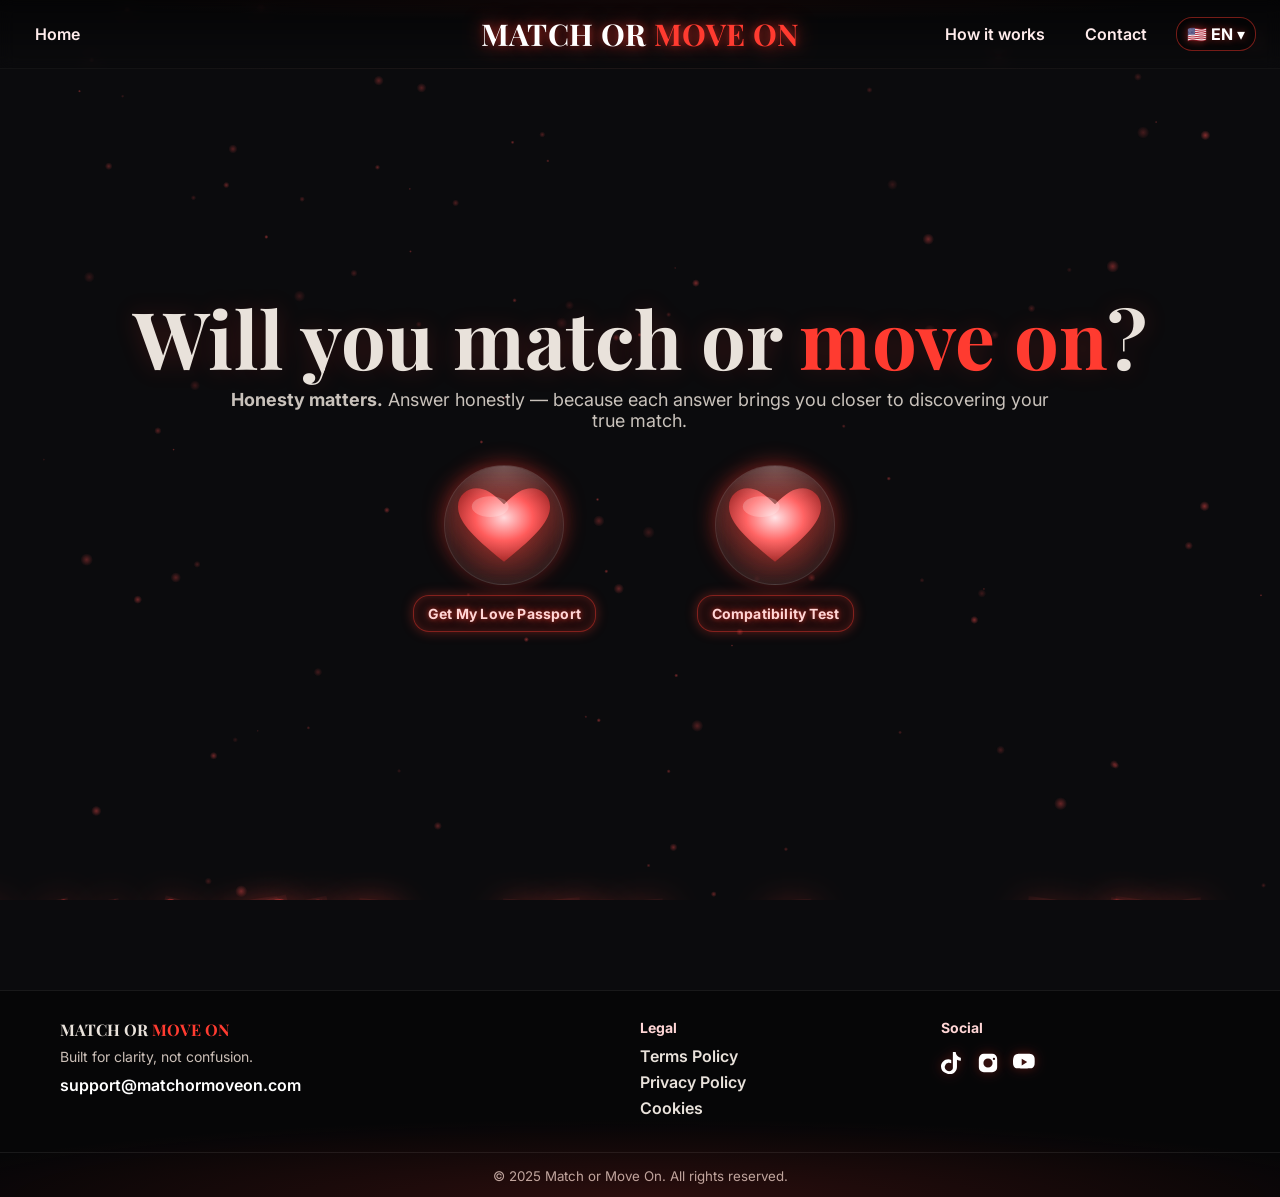
<file: index.html>
<!DOCTYPE html>
<html lang="en">
<head>
  <meta charset="UTF-8"/>
  <meta name="viewport" content="width=device-width, initial-scale=1.0"/>
  <title>Will you match or move on?</title>

  <link rel="preconnect" href="https://fonts.gstatic.com" crossorigin>
  <link href="https://fonts.googleapis.com/css2?family=Inter:wght@400;600&family=Playfair+Display:wght@700&display=swap" rel="stylesheet">

  <!-- ✅ CSS séparé -->
  <link rel="stylesheet" href="css/index.css">
</head>

<body>

  <!-- background sparkles -->
  <canvas id="sparks"></canvas>

  <!-- floating hearts layer -->
  <div class="bg-float" id="hearts"></div>

  <!-- NAV -->
  <nav class="nav">
    <div class="nav-left"><a href="index.html">Home</a></div>

    <div class="logo-neon">MATCH OR <span class="accent">MOVE ON</span></div>

    <div class="nav-right">
      <a href="how-it-works.html">How it works</a>
      <a href="contact.html">Contact</a>

      <div class="lang">
        <div class="lang-current">🇺🇸 EN ▾</div>
        <div class="lang-menu">
          <a href="index-fr.html">🇫🇷 FR</a>
          <a href="index-pt.html">🇵🇹 PT</a>
          <a href="index-es.html">🇪🇸 ES</a>
        </div>
      </div>
    </div>
  </nav>

  <main class="wrap">
    <section class="hero">
      <h2 class="title">Will you match or <span class="moveon">move on</span>?</h2>

      <p class="lead cta-sub">
        <strong>Honesty matters.</strong> Answer honestly — because each answer brings you closer to discovering your true match.
      </p>

      <!-- ✅ 2 boutons seulement -->
      <div class="glass-grid two">
        <a href="love-passport.html" class="glass-btn" aria-label="Get My Love Passport">
          <div class="heart-wrap" aria-hidden="true">
            <svg viewBox="0 0 40 36" xmlns="http://www.w3.org/2000/svg">
              <defs>
                <radialGradient id="g1" cx="50%" cy="40%" r="70%">
                  <stop offset="0%" stop-color="#ffd9dc"/>
                  <stop offset="45%" stop-color="#ff5a5a"/>
                  <stop offset="100%" stop-color="#7c1414"/>
                </radialGradient>
              </defs>
              <g>
                <path d="M20 34 C5 22,0 16,0 10 C0 5,4 2,8 2 C12 2,15 4,20 9 C25 4,28 2,32 2 C36 2,40 5,40 10 C40 16,35 22,20 34Z" fill="url(#g1)"/>
                <ellipse cx="14" cy="10" rx="8" ry="4.5" fill="white" opacity=".22"/>
              </g>
            </svg>
          </div>
        </a>

        <a href="compatibility.html" class="glass-btn" aria-label="Compatibility Test">
          <div class="heart-wrap" aria-hidden="true">
            <svg viewBox="0 0 40 36" xmlns="http://www.w3.org/2000/svg">
              <defs>
                <radialGradient id="g2" cx="50%" cy="40%" r="70%">
                  <stop offset="0%" stop-color="#ffe3e6"/>
                  <stop offset="45%" stop-color="#ff6363"/>
                  <stop offset="100%" stop-color="#7c1414"/>
                </radialGradient>
              </defs>
              <g>
                <path d="M20 34 C5 22,0 16,0 10 C0 5,4 2,8 2 C12 2,15 4,20 9 C25 4,28 2,32 2 C36 2,40 5,40 10 C40 16,35 22,20 34Z" fill="url(#g2)"/>
                <ellipse cx="14" cy="10" rx="8" ry="4.5" fill="white" opacity=".22"/>
              </g>
            </svg>
          </div>
        </a>
      </div>

      <!-- ✅ 2 labels seulement -->
      <div class="labels two" aria-hidden="true">
        <div class="neon">Get My Love Passport</div>
        <div class="neon">Compatibility Test</div>
      </div>
    </section>
  </main>

  <!-- FOOTER -->
  <footer class="site-footer" id="footer">
    <div class="f-wrap">
      <div class="f-col brand">
        <div class="brand-title">MATCH OR <span>MOVE ON</span></div>
        <p class="tag">Built for clarity, not confusion.</p>
        <a class="mail" href="mailto:support@matchormoveon.com">support@matchormoveon.com</a>
      </div>

      <nav class="f-col legal">
        <h4>Legal</h4>
        <a href="terms.html">Terms Policy</a>
        <a href="privacy.html">Privacy Policy</a>
        <a href="cookies.html">Cookies</a>
      </nav>

      <div class="f-col social">
        <h4>Social</h4>
        <div class="icons">
          <a href="https://tiktok.com" aria-label="TikTok">
            <svg xmlns="http://www.w3.org/2000/svg" width="22" height="22" fill="white" viewBox="0 0 24 24">
              <path d="M12.72 0h3.33c.1 1.56.7 3.04 1.7 4.2 1 1.18 2.4 1.93 3.9 2.07v3.39c-1.47-.05-2.94-.42-4.23-1.15v7.73c0 4.38-3.57 7.96-7.96 7.96-1.54 0-3.04-.46-4.33-1.31A7.96 7.96 0 0 1 0 15.96c0-4.39 3.57-7.96 7.96-7.96 1.1 0 2.2.24 3.21.68v3.68a4.57 4.57 0 0 0-3.21-.68 4.58 4.58 0 0 0-3.65 3.48 4.57 4.57 0 0 0 7.54 4.56c.69-.6 1.11-1.48 1.1-2.4V0Z"/>
            </svg>
          </a>

          <a href="https://instagram.com" aria-label="Instagram">
            <svg xmlns="http://www.w3.org/2000/svg" width="22" height="22" fill="white" viewBox="0 0 24 24">
              <path d="M7.5 2h9a5.5 5.5 0 0 1 5.5 5.5v9A5.5 5.5 0 0 1 16.5 22h-9A5.5 5.5 0 0 1 2 16.5v-9A5.5 5.5 0 0 1 7.5 2ZM12 7a5 5 0 1 0 0 10 5 5 0 0 0 0-10Zm6.5-.75a1.25 1.25 0 1 0 0 2.5 1.25 1.25 0 0 0 0-2.5Z"/>
            </svg>
          </a>

          <a href="https://youtube.com" aria-label="YouTube">
            <svg xmlns="http://www.w3.org/2000/svg" width="22" height="22" fill="white" viewBox="0 0 24 24">
              <path d="M23.5 6.2c-.2-1.2-.8-2.3-1.7-3-1-.8-2.2-.9-2.7-1C16.1 2 12 2 12 2s-4.1 0-7.1.2c-.5.1-1.7.2-2.7 1-1 .7-1.5 1.8-1.7 3C0 7.4 0 10 0 10s0 2.6.2 3.8c.2 1.2.8 2.3 1.7 3 1 .8 2.3.9 2.8 1C7.9 18 12 18 12 18s4.1 0 7.1-.2c.5-.1 1.7-.2 2.7-1 .9-.7 1.5-1.8 1.7-3 .2-1.2.2-3.8.2-3.8s0-2.6-.2-3.8zM9.5 14.6V7.4L15.5 11 9.5 14.6z"/>
            </svg>
          </a>
        </div>
      </div>
    </div>

    <div class="f-bottom"><small>© 2025 Match or Move On. All rights reserved.</small></div>
  </footer>

  <!-- ===== SCRIPTS ===== -->

  <!-- sparkles -->
  <script>
  const s=document.getElementById('sparks'),ctx=s.getContext('2d');let W,H,PS;
  function size(){W=s.width=innerWidth;H=s.height=innerHeight;
    const n=Math.min(180,Math.floor(W*H/11000));
    PS=Array.from({length:n},()=>({x:Math.random()*W,y:Math.random()*H,r:Math.random()*1.8+.4,a:Math.random()*6.28,s:Math.random()*.45+.12,o:Math.random()*.35+.15}));
  }
  function loop(){ctx.clearRect(0,0,W,H);
    for(const p of PS){p.a+=.0028;p.x+=Math.cos(p.a)*p.s;p.y+=Math.sin(p.a)*p.s*.45;
      if(p.x<-10)p.x=W+10;if(p.x>W+10)p.x=-10;if(p.y<-10)p.y=H+10;if(p.y>H+10)p.y=-10;
      const g=ctx.createRadialGradient(p.x,p.y,0,p.x,p.y,p.r*3);g.addColorStop(0,`rgba(255,80,80,${p.o})`);g.addColorStop(1,'rgba(255,80,80,0)');
      ctx.fillStyle=g;ctx.beginPath();ctx.arc(p.x,p.y,p.r*3,0,6.28);ctx.fill();}
    requestAnimationFrame(loop);
  }
  addEventListener('resize',size);size();loop();
  </script>

  <!-- floating hearts -->
  <script>
  (function(){
    const LAYER=document.getElementById('hearts'); if(!LAYER) return;

    const HEART=encodeURIComponent(`<svg xmlns="http://www.w3.org/2000/svg" width="80" height="72" viewBox="0 0 40 36">
      <defs><radialGradient id="hg" cx="50%" cy="40%" r="70%"><stop offset="0%" stop-color="#ffd0d4"/><stop offset="45%" stop-color="#ff5252"/><stop offset="100%" stop-color="#7c1414"/></radialGradient></defs>
      <g filter="drop-shadow(0 4px 10px rgba(255,80,80,.55))">
        <path d="M20 34 C5 22,0 16,0 10 C0 5,4 2,8 2 C12 2,15 4,20 9 C25 4,28 2,32 2 C36 2,40 5,40 10 C40 16,35 22,20 34Z" fill="url(#hg)"/>
        <ellipse cx="14" cy="10" rx="8" ry="4.5" fill="white" opacity=".22"/>
      </g></svg>`);

    const isM = matchMedia('(max-width:768px)').matches;
    const COUNT=isM?12:18, MIN_W=22, MAX_W=64, MIN_T=18, MAX_T=28;

    function spawn(svg){
      const el=document.createElement('img');
      el.src=`data:image/svg+xml;utf8,${svg}`; el.className='float-item';
      el.style.left=Math.random()*100+'vw';
      el.style.setProperty('--w',(MIN_W+Math.random()*(MAX_W-MIN_W))+'px');
      el.style.setProperty('--x',(Math.random()*80-40)+'px');
      el.style.setProperty('--t',(MIN_T+Math.random()*(MAX_T-MIN_T))+'s');
      el.style.setProperty('--r',(Math.random()*40-20)+'deg');
      el.style.setProperty('--rEnd',(200+Math.random()*260)+'deg');
      el.style.setProperty('--spin',(14+Math.random()*10)+'s');
      el.style.animationDelay=(Math.random()*12).toFixed(2)+'s';
      LAYER.appendChild(el);
    }
    for(let i=0;i<COUNT;i++) spawn(HEART);
  })();
  </script>

  <!-- anchors (legacy, optional) -->
  <div id="how"></div><div id="contact"></div>

</body>
</html>
</file>
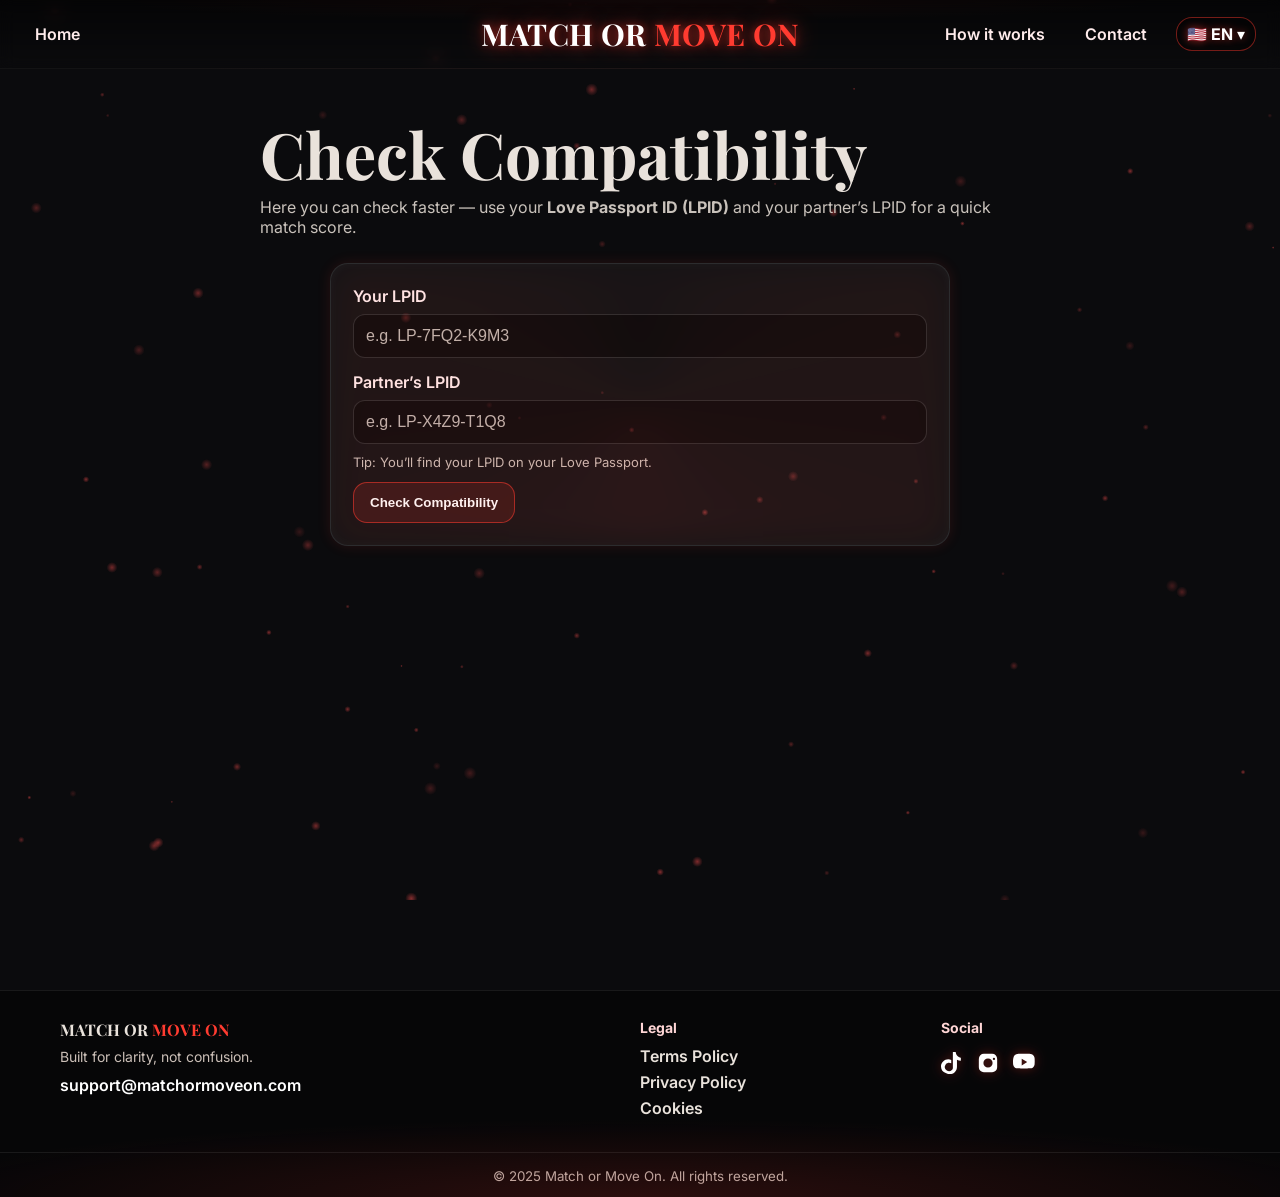
<file: compatibility.html>
<!DOCTYPE html>
<html lang="en">
<head>
  <meta charset="UTF-8"/>
  <meta name="viewport" content="width=device-width, initial-scale=1, maximum-scale=1, user-scalable=no">
  <title>Compatibility Test — Match or Move On</title>

  <link rel="preconnect" href="https://fonts.gstatic.com" crossorigin>
  <link href="https://fonts.googleapis.com/css2?family=Inter:wght@400;600&family=Playfair+Display:wght@700&display=swap" rel="stylesheet">

  <!-- ✅ Global styles -->
  <link rel="stylesheet" href="css/main.css">
  <!-- ✅ Page-specific overrides -->
  <link rel="stylesheet" href="css/compatibility.css">
</head>

<body>
  <!-- background sparkles -->
  <canvas id="sparks"></canvas>
  <div class="bg-float" id="hearts"></div>

  <!-- NAV -->
  <nav class="nav">
    <div class="nav-left"><a href="index.html">Home</a></div>

    <div class="logo-neon">MATCH OR <span class="accent">MOVE ON</span></div>

    <div class="nav-right">
      <a href="how-it-works.html">How it works</a>
      <a href="contact.html">Contact</a>

      <div class="lang" id="lang">
        <div class="lang-current" id="langBtn">🇺🇸 EN ▾</div>
        <div class="lang-menu" id="langMenu">
          <a href="index-fr.html">🇫🇷 FR</a>
          <a href="index-pt.html">🇵🇹 PT</a>
          <a href="index-es.html">🇪🇸 ES</a>
        </div>
      </div>
    </div>
  </nav>

  <main class="wrap wrap-compat">
    <section class="page">
      <h1>Check Compatibility</h1>
      <p class="lead">
        Here you can check faster — use your <b>Love Passport ID (LPID)</b> and your partner’s LPID for a quick match score.
      </p>

      <div class="compat-card">
        <div class="field">
          <label for="myID">Your LPID</label>
          <input class="input" id="myID" placeholder="e.g. LP-7FQ2-K9M3" autocomplete="off">
        </div>

        <div class="field">
          <label for="partnerID">Partner’s LPID</label>
          <input class="input" id="partnerID" placeholder="e.g. LP-X4Z9-T1Q8" autocomplete="off">
        </div>

        <div class="hint">Tip: You’ll find your LPID on your Love Passport.</div>

        <div class="actions">
          <button class="btn" id="checkBtn">Check Compatibility</button>
        </div>

        <div id="result" class="result"></div>
      </div>
    </section>
  </main>

  <!-- FOOTER -->
  <footer class="site-footer" id="footer">
    <div class="f-wrap">
      <div class="f-col brand">
        <div class="brand-title">MATCH OR <span>MOVE ON</span></div>
        <p class="tag">Built for clarity, not confusion.</p>
        <a class="mail" href="mailto:support@matchormoveon.com">support@matchormoveon.com</a>
      </div>

      <nav class="f-col legal">
        <h4>Legal</h4>
        <a href="terms.html">Terms Policy</a>
        <a href="privacy.html">Privacy Policy</a>
        <a href="cookies.html">Cookies</a>
      </nav>

      <div class="f-col social">
        <h4>Social</h4>
        <div class="icons">
          <a href="https://tiktok.com" aria-label="TikTok">
            <svg xmlns="http://www.w3.org/2000/svg" width="22" height="22" fill="white" viewBox="0 0 24 24"><path d="M12.72 0h3.33c.1 1.56.7 3.04 1.7 4.2 1 1.18 2.4 1.93 3.9 2.07v3.39c-1.47-.05-2.94-.42-4.23-1.15v7.73c0 4.38-3.57 7.96-7.96 7.96-1.54 0-3.04-.46-4.33-1.31A7.96 7.96 0 0 1 0 15.96c0-4.39 3.57-7.96 7.96-7.96 1.1 0 2.2.24 3.21.68v3.68a4.57 4.57 0 0 0-3.21-.68 4.58 4.58 0 0 0-3.65 3.48 4.57 4.57 0 0 0 7.54 4.56c.69-.6 1.11-1.48 1.1-2.4V0Z"/></svg>
          </a>
          <a href="https://instagram.com" aria-label="Instagram">
            <svg xmlns="http://www.w3.org/2000/svg" width="22" height="22" fill="white" viewBox="0 0 24 24"><path d="M7.5 2h9a5.5 5.5 0 0 1 5.5 5.5v9A5.5 5.5 0 0 1 16.5 22h-9A5.5 5.5 0 0 1 2 16.5v-9A5.5 5.5 0 0 1 7.5 2ZM12 7a5 5 0 1 0 0 10 5 5 0 0 0 0-10Zm6.5-.75a1.25 1.25 0 1 0 0 2.5 1.25 1.25 0 0 0 0-2.5Z"/></svg>
          </a>
          <a href="https://youtube.com" aria-label="YouTube">
            <svg xmlns="http://www.w3.org/2000/svg" width="22" height="22" fill="white" viewBox="0 0 24 24"><path d="M23.5 6.2c-.2-1.2-.8-2.3-1.7-3-1-.8-2.2-.9-2.7-1C16.1 2 12 2 12 2s-4.1 0-7.1.2c-.5.1-1.7.2-2.7 1-1 .7-1.5 1.8-1.7 3C0 7.4 0 10 0 10s0 2.6.2 3.8c.2 1.2.8 2.3 1.7 3 1 .8 2.3.9 2.8 1C7.9 18 12 18 12 18s4.1 0 7.1-.2c.5-.1 1.7-.2 2.7-1 .9-.7 1.5-1.8 1.7-3 .2-1.2.2-3.8.2-3.8s0-2.6-.2-3.8zM9.5 14.6V7.4L15.5 11 9.5 14.6z"/></svg>
          </a>
        </div>
      </div>
    </div>

    <div class="f-bottom"><small>© 2025 Match or Move On. All rights reserved.</small></div>
  </footer>

  <!-- FLOATING HEARTS -->
  <script>
  (function(){
    const LAYER = document.getElementById('hearts');
    if (!LAYER) return;

    const HEART = encodeURIComponent(`<svg xmlns="http://www.w3.org/2000/svg" width="80" height="72" viewBox="0 0 40 36">
      <defs>
        <radialGradient id="hg" cx="50%" cy="40%" r="70%">
          <stop offset="0%" stop-color="#ffd0d4"/>
          <stop offset="45%" stop-color="#ff5252"/>
          <stop offset="100%" stop-color="#7c1414"/>
        </radialGradient>
      </defs>
      <g filter="drop-shadow(0 4px 10px rgba(255,80,80,.55))">
        <path d="M20 34 C5 22,0 16,0 10 C0 5,4 2,8 2 C12 2,15 4,20 9 C25 4,28 2,32 2 C36 2,40 5,40 10 C40 16,35 22,20 34Z" fill="url(#hg)"/>
        <ellipse cx="14" cy="10" rx="8" ry="4.5" fill="white" opacity=".22"/>
      </g></svg>`);

    const isM = matchMedia('(max-width:768px)').matches;
    const COUNT = isM ? 12 : 18;
    const MIN_W=22, MAX_W=64, MIN_T=18, MAX_T=28;

    function spawn(svg){
      const el = document.createElement('img');
      el.src = `data:image/svg+xml;utf8,${svg}`;
      el.className = 'float-item';
      el.style.left = Math.random()*100 + 'vw';
      el.style.setProperty('--w', (MIN_W + Math.random()*(MAX_W - MIN_W)) + 'px');
      el.style.setProperty('--x', (Math.random()*80 - 40) + 'px');
      el.style.setProperty('--t', (MIN_T + Math.random()*(MAX_T - MIN_T)) + 's');
      el.style.setProperty('--r', (Math.random()*40 - 20) + 'deg');
      el.style.setProperty('--rEnd', (200 + Math.random()*260) + 'deg');
      el.style.setProperty('--spin', (14 + Math.random()*10) + 's');
      el.style.animationDelay = (Math.random()*12).toFixed(2) + 's';
      LAYER.appendChild(el);
    }

    for (let i = 0; i < COUNT; i++) spawn(HEART);
  })();
  </script>

  <!-- SPARKLES -->
  <script>
  const s=document.getElementById('sparks'),ctx=s.getContext('2d');let W,H,PS;
  function size(){W=s.width=innerWidth;H=s.height=innerHeight;
    const n=Math.min(140,Math.floor(W*H/14000));
    PS=Array.from({length:n},()=>({x:Math.random()*W,y:Math.random()*H,r:Math.random()*1.8+.4,a:Math.random()*6.28,s:Math.random()*.45+.12,o:Math.random()*.35+.15}));
  }
  function loop(){ctx.clearRect(0,0,W,H);
    for(const p of PS){p.a+=.0028;p.x+=Math.cos(p.a)*p.s;p.y+=Math.sin(p.a)*p.s*.45;
      if(p.x<-10)p.x=W+10;if(p.x>W+10)p.x=-10;if(p.y<-10)p.y=H+10;if(p.y>H+10)p.y=-10;
      const g=ctx.createRadialGradient(p.x,p.y,0,p.x,p.y,p.r*3);
      g.addColorStop(0,`rgba(255,80,80,${p.o})`);g.addColorStop(1,'rgba(255,80,80,0)');
      ctx.fillStyle=g;ctx.beginPath();ctx.arc(p.x,p.y,p.r*3,0,6.28);ctx.fill();
    }
    requestAnimationFrame(loop);
  }
  addEventListener('resize',size);size();loop();
  </script>

  <!-- COMPAT JS (MVP: score simulé — inchangé) -->
  <script>
  document.getElementById('checkBtn').addEventListener('click', ()=>{
    const myID=document.getElementById('myID').value.trim();
    const partnerID=document.getElementById('partnerID').value.trim();
    const box=document.getElementById('result');

    if(!myID || !partnerID){
      box.style.display='block';
      box.innerHTML='⚠️ Please enter both LPIDs.';
      return;
    }

    const score=Math.floor(Math.random()*41)+60; // 60–100
    box.style.display='block';
    box.innerHTML = `
      <div class="score">${score}% match</div>
      <div class="cta-mini" style="margin-top:10px">
        Want to know why it’s ${score}%?<br>
        Discover the strengths and the challenges of your match.<br>
        <strong>Unlock full report for $4.99</strong>.
      </div>
    `;
  });
  </script>

  <!-- language dropdown -->
  <script>
  (function(){
    const lang=document.getElementById('lang'), btn=document.getElementById('langBtn'), menu=document.getElementById('langMenu');
    if(!lang||!btn||!menu) return;
    function close(){ lang.classList.remove('open'); btn.setAttribute('aria-expanded','false'); }
    btn.addEventListener('click', (e)=>{ e.stopPropagation(); lang.classList.toggle('open'); btn.setAttribute('aria-expanded',lang.classList.contains('open')); });
    document.addEventListener('click', close);
    document.addEventListener('keydown', (e)=>{ if(e.key==='Escape') close(); });
  })();
  </script>

</body>
</html>
</file>
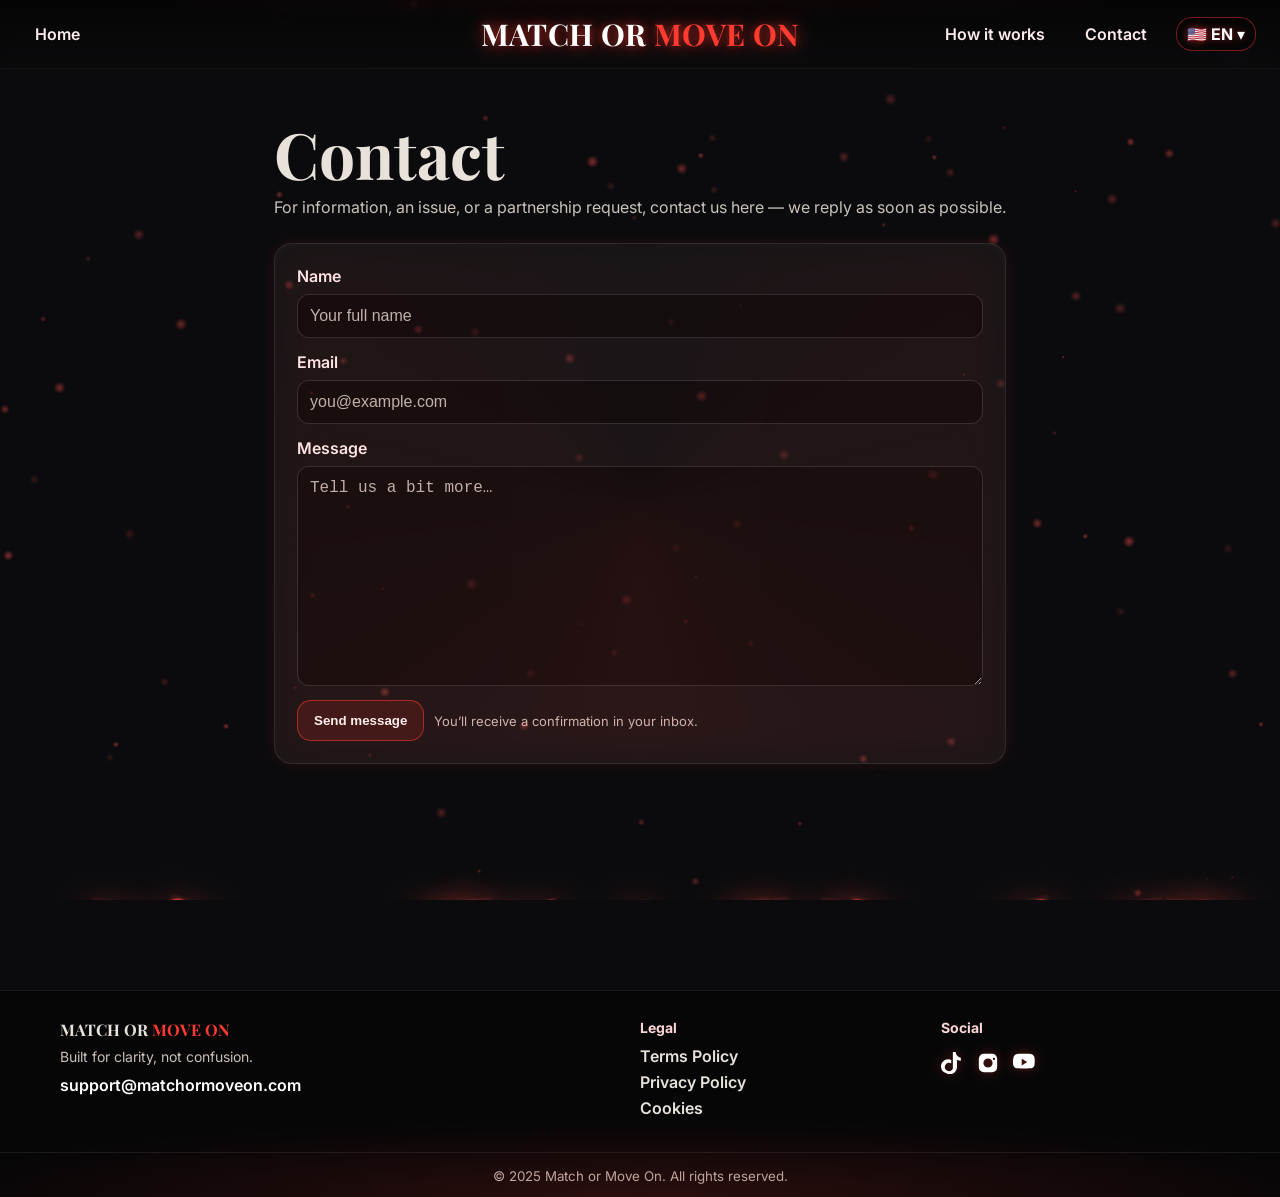
<file: contact.html>
<!DOCTYPE html>
<html lang="en">
<head>
<meta charset="UTF-8"/>
<meta name="viewport" content="width=device-width, initial-scale=1, maximum-scale=1, user-scalable=no">
<title>Contact — Match or Move On</title>

<link rel="preconnect" href="https://fonts.gstatic.com" crossorigin>
<link href="https://fonts.googleapis.com/css2?family=Inter:wght@400;600&family=Playfair+Display:wght@700&display=swap" rel="stylesheet">
<link rel="stylesheet" href="style.css">

<style>
  :root{ --bg:#0b0b0d; --text:#e9e2db; --muted:#c9c2bb; --rose:#ff3b30; --glass:rgba(255,255,255,.04); }
  *{box-sizing:border-box}
  html,body{height:100%}
  body{margin:0;color:var(--text);overflow-x:hidden;font-family:Inter,system-ui,-apple-system,Segoe UI,Roboto,Arial;background:var(--bg)}

  /* layers */
  #sparks{position:fixed;inset:0;z-index:0;pointer-events:none}
  .bg-float{position:fixed;inset:0;z-index:1;pointer-events:none;overflow:hidden}

  /* NAV (inchangée visuellement) */
  .nav{position:fixed;top:0;left:0;right:0;z-index:6;display:grid;grid-template-columns:1fr auto 1fr;align-items:center;
    padding:14px 24px;backdrop-filter:blur(8px);
    background:linear-gradient(to bottom,rgba(0,0,0,.55),rgba(0,0,0,0)),
               radial-gradient(70% 50% at 50% 0%,rgba(255,59,48,.10),transparent 60%);
    border-bottom:1px solid rgba(255,255,255,.06)}
  .nav-left{justify-self:start}
  .nav-left a{color:#ffecec;text-decoration:none;font-weight:600;padding:8px 10px;border-radius:12px;border:1px solid transparent}
  .nav-left a:hover{border-color:rgba(255,59,48,.45);background:rgba(255,59,48,.10)}
  .logo-neon{justify-self:center;font-family:"Playfair Display",serif;font-weight:700;letter-spacing:.35px;
    font-size:clamp(18px,2.4vw,30px);color:#fff;text-transform:uppercase;white-space:nowrap;
    text-shadow:0 0 20px rgba(255,59,48,.65),0 0 8px rgba(255,59,48,.45)}
  .logo-neon .accent{color:var(--rose)}
  .nav-right{justify-self:end;display:flex;gap:18px;align-items:center}
  .nav-right a{color:#ffecec;text-decoration:none;font-weight:600;padding:8px 10px;border-radius:12px;border:1px solid transparent}
  .nav-right a:hover{border-color:rgba(255,59,48,.45);background:rgba(255,59,48,.10)}

  /* languages */
  .lang{position:relative;z-index:10}
  .lang-current{display:flex;align-items:center;gap:6px;background:rgba(0,0,0,.45);color:#fff;
    border:1px solid rgba(255,59,48,.45);padding:6px 10px;border-radius:16px;font-weight:700;cursor:pointer;
    text-shadow:0 0 8px rgba(255,59,48,.55); user-select:none}
  .lang-menu{position:absolute;right:0;top:115%;display:none;flex-direction:column;gap:6px;
    background:rgba(0,0,0,.8);border:1px solid rgba(255,59,48,.45);border-radius:12px;padding:8px;max-height:50vh;overflow:auto}
  .lang.open .lang-menu{display:flex}
  @media (hover:hover){ .lang:hover .lang-menu{display:flex} }
  .lang-menu a{color:#fff;text-decoration:none;font-weight:600;padding:6px 10px;border-radius:10px}
  .lang-menu a:hover{background:rgba(255,59,48,.12)}

  /* PAGE */
  .wrap{position:relative;z-index:2;min-height:100vh;display:flex;align-items:flex-start;justify-content:center;padding:120px 20px 92px}
  .page{max-width:min(1200px,94vw)}
  .page h1{font-family:"Playfair Display",serif;font-size:clamp(34px,5.6vw,64px);line-height:1.05;margin:0 0 10px}
  .lead{color:var(--muted);margin:6px 0 26px;max-width:760px}

  /* GRID: désormais 1 colonne centrée (desktop) */
  .contact-grid{
    display:grid;
    grid-template-columns: minmax(620px, 2.4fr);
    justify-content:center;  /* centre le “tableau” (formulaire) */
    gap:26px;
    align-items:start;
  }

  /* Carte formulaire (grande) */
  .contact-card{
    position:relative;background:var(--glass);
    border:1px solid rgba(255,255,255,.10);border-radius:18px;padding:22px;
    box-shadow:0 0 14px rgba(255,59,48,.12), inset 0 0 12px rgba(255,255,255,.04);
    overflow:hidden;
  }
  .contact-card::before{
    content:"";position:absolute;inset:-2px;border-radius:20px;
    background:conic-gradient(from 180deg, rgba(255,59,48,.55), rgba(255,59,48,.15), rgba(255,59,48,.55));
    filter:blur(18px);opacity:.18;pointer-events:none;
  }

  .field{display:grid;gap:8px;margin-bottom:14px}
  .field label{font-weight:600;color:#ffecec}
  .input{
    width:100%;padding:12px 12px;border-radius:12px;border:1px solid rgba(255,255,255,.14);
    background:rgba(0,0,0,.35);color:#fff;outline:none;
    transition:border-color .15s ease, box-shadow .15s ease, background .15s ease;
    font-size:16px; /* évite le zoom iOS */
  }
  .input::placeholder{color:#bfb7b0}
  .input:focus{
    border-color:rgba(255,59,48,.65);
    box-shadow:0 0 0 3px rgba(255,59,48,.18), 0 8px 24px rgba(255,59,48,.18) inset;
    background:rgba(0,0,0,.45);
  }
  textarea.input{min-height:220px;resize:vertical}

  .actions{display:flex;gap:10px;align-items:center;flex-wrap:wrap}
  .btn{
    display:inline-block;text-decoration:none;color:#fff;font-weight:700;border-radius:14px;
    padding:12px 16px;border:1px solid rgba(255,59,48,.55);background:rgba(255,59,48,.14);cursor:pointer
  }
  .btn:hover{background:rgba(255,59,48,.20)}
  .hint{font-size:13px;color:#cbbfb7}

  /* FOOTER */
  .site-footer{margin-top:90px;background:rgba(0,0,0,.45);border-top:1px solid rgba(255,255,255,.08);position:relative;overflow:hidden}
  .site-footer::before{content:"";position:absolute;inset:auto -20% 0 -20%;height:140px;
    background:radial-gradient(60% 80% at 50% 100%, rgba(255,59,48,.15), transparent 70%);pointer-events:none}
  .site-footer .f-wrap{max-width:1200px;margin:0 auto;padding:28px 20px;display:grid;grid-template-columns:2fr 1fr 1fr;gap:22px}
  .site-footer .f-col h4{margin:0 0 10px;font-size:14px;color:#ffd6d6}
  .site-footer .brand-title{font-family:"Playfair Display",serif;font-weight:700}
  .site-footer .brand-title span{color:var(--rose)}
  .site-footer .tag{margin:8px 0 10px;color:#cbbfb7;font-size:14px}
  .site-footer .mail{color:#fff;text-decoration:none;font-weight:600}
  .site-footer .mail:hover{color:var(--rose)}
  .site-footer a{display:block;color:#e9e2db;text-decoration:none;margin:6px 0;font-weight:600}
  .site-footer a:hover{color:var(--rose)}
  .site-footer .icons a{display:inline-block;margin-right:10px;font-size:18px;filter:drop-shadow(0 0 6px rgba(255,59,48,.35))}
  .site-footer .f-bottom{border-top:1px solid rgba(255,255,255,.08);text-align:center;padding:12px 16px;color:#b9b1aa}

  /* MOBILE — inchangé */
  @media (max-width:768px){
    .nav{display:flex;flex-wrap:wrap;gap:8px 12px;padding:10px 12px}
    .logo-neon{order:0;width:100%;text-align:center;font-size:clamp(16px,5.2vw,22px)}
    .nav-left{order:1}
    .nav-right{order:1;margin-left:auto;display:flex;gap:14px;align-items:center}
    .nav-left a,.nav-right a{font-size:14px}
    .lang-current{font-size:12px;padding:6px 10px}

    .wrap{padding-top:112px}
    .page{max-width:94vw}
    .contact-grid{grid-template-columns:1fr}
    textarea.input{min-height:160px} /* mobile confortable mais pas plus long */

    .site-footer .f-wrap{grid-template-columns:1fr;text-align:center}
    .site-footer .icons a{margin:0 8px}
    .site-footer .f-bottom{padding:10px 14px;font-size:12px}
  }

  /* floating items (hearts) */
  .float-item{
    position:absolute;top:100vh;left:0;width:var(--w,48px);height:auto;opacity:.95;
    filter:drop-shadow(0 8px 18px rgba(255,59,48,.45));
    transform:translateX(var(--x,0)) translateY(0) rotate(var(--r,0deg));
    animation:floatUp var(--t,22s) linear infinite, spin var(--spin,18s) linear infinite;
    will-change:transform,opacity
  }
  @keyframes floatUp{
    0%{transform:translateX(var(--x,0)) translateY(0) rotate(var(--r,0deg));opacity:0}
    10%{opacity:1}
    100%{transform:translateX(calc(var(--x,0) + 40px)) translateY(-120vh) rotate(var(--rEnd,360deg));opacity:0}
  }
  @keyframes spin{
    0%{filter:drop-shadow(0 8px 18px rgba(255,59,48,.45))}
    50%{filter:drop-shadow(0 12px 26px rgba(255,59,48,.60))}
    100%{filter:drop-shadow(0 8px 18px rgba(255,59,48,.45))}
  }
</style>
</head>
<body>

<!-- background sparkles -->
<canvas id="sparks"></canvas>
<!-- floating hearts layer -->
<div class="bg-float" id="hearts"></div>

<!-- NAV -->
<nav class="nav">
  <div class="nav-left"><a href="index.html">Home</a></div>
  <div class="logo-neon">MATCH OR <span class="accent">MOVE ON</span></div>
  <div class="nav-right">
    <a href="how-it-works.html">How it works</a>
    <a href="contact.html" aria-current="page">Contact</a>
    <div class="lang" id="lang">
      <div class="lang-current" id="langBtn">🇺🇸 EN ▾</div>
      <div class="lang-menu" id="langMenu">
        <a href="index-fr.html">🇫🇷 FR</a><a href="index-pt.html">🇵🇹 PT</a><a href="index-es.html">🇪🇸 ES</a>
      </div>
    </div>
  </div>
</nav>

<main class="wrap">
  <section class="page">
    <h1>Contact</h1>
    <p class="lead">
      For information, an issue, or a partnership request, contact us here — we reply as soon as possible.
    </p>

    <div class="contact-grid">
      
      <!-- FORMULAIRE (centré) -->
      <form class="contact-card" action="mailto:support@matchormoveon.com" method="post" enctype="text/plain">
        <div class="field">
          <label for="name">Name</label>
          <input class="input" id="name" name="name" placeholder="Your full name" required>
        </div>

        <div class="field">
          <label for="email">Email</label>
          <input class="input" id="email" name="email" type="email" inputmode="email" placeholder="you@example.com" required>
        </div>

        <div class="field">
          <label for="message">Message</label>
          <textarea class="input" id="message" name="message" placeholder="Tell us a bit more…" required></textarea>
        </div>

        <div class="actions">
          <button type="submit" class="btn">Send message</button>
          <span class="hint">You’ll receive a confirmation in your inbox.</span>
        </div>
      </form>
    </div>
  </section>
</main>

<!-- FOOTER -->
<footer class="site-footer" id="footer">
  <div class="f-wrap">
    <div class="f-col brand">
      <div class="brand-title">MATCH OR <span>MOVE ON</span></div>
      <p class="tag">Built for clarity, not confusion.</p>
      <a class="mail" href="mailto:support@matchormoveon.com">support@matchormoveon.com</a>
    </div>

    <nav class="f-col legal">
      <h4>Legal</h4>
      <a href="terms.html">Terms Policy</a>
      <a href="privacy.html">Privacy Policy</a>
      <a href="cookies.html">Cookies</a>
    </nav>

    <div class="f-col social">
      <h4>Social</h4>
      <div class="icons">
        <a href="https://tiktok.com" aria-label="TikTok">
          <svg xmlns="http://www.w3.org/2000/svg" width="22" height="22" fill="white" viewBox="0 0 24 24">
            <path d="M12.72 0h3.33c.1 1.56.7 3.04 1.7 4.2 1 1.18 2.4 1.93 3.9 2.07v3.39c-1.47-.05-2.94-.42-4.23-1.15v7.73c0 4.38-3.57 7.96-7.96 7.96-1.54 0-3.04-.46-4.33-1.31A7.96 7.96 0 0 1 0 15.96c0-4.39 3.57-7.96 7.96-7.96 1.1 0 2.2.24 3.21.68v3.68a4.57 4.57 0 0 0-3.21-.68 4.58 4.58 0 0 0-3.65 3.48 4.57 4.57 0 0 0 7.54 4.56c.69-.6 1.11-1.48 1.1-2.4V0Z"/>
          </svg>
        </a>
        <a href="https://instagram.com" aria-label="Instagram">
          <svg xmlns="http://www.w3.org/2000/svg" width="22" height="22" fill="white" viewBox="0 0 24 24">
            <path d="M7.5 2h9a5.5 5.5 0 0 1 5.5 5.5v9A5.5 5.5 0 0 1 16.5 22h-9A5.5 5.5 0 0 1 2 16.5v-9A5.5 5.5 0 0 1 7.5 2ZM12 7a5 5 0 1 0 0 10 5 5 0 0 0 0-10Zm6.5-.75a1.25 1.25 0 1 0 0 2.5 1.25 1.25 0 0 0 0-2.5Z"/>
          </svg>
        </a>
        <a href="https://youtube.com" aria-label="YouTube">
          <svg xmlns="http://www.w3.org/2000/svg" width="22" height="22" fill="white" viewBox="0 0 24 24">
            <path d="M23.5 6.2c-.2-1.2-.8-2.3-1.7-3-1-.8-2.2-.9-2.7-1C16.1 2 12 2 12 2s-4.1 0-7.1.2c-.5.1-1.7.2-2.7 1-1 .7-1.5 1.8-1.7 3C0 7.4 0 10 0 10s0 2.6.2 3.8c.2 1.2.8 2.3 1.7 3 1 .8 2.3.9 2.8 1C7.9 18 12 18 12 18s4.1 0 7.1-.2c.5-.1 1.7-.2 2.7-1 .9-.7 1.5-1.8 1.7-3 .2-1.2.2-3.8.2-3.8s0-2.6-.2-3.8zM9.5 14.6V7.4L15.5 11 9.5 14.6z"/>
          </svg>
        </a>
      </div>
    </div>
  </div>
  <div class="f-bottom"><small>© 2025 Match or Move On. All rights reserved.</small></div>
</footer>

<!-- SPARKLES -->
<script>
const s=document.getElementById('sparks'),ctx=s.getContext('2d');let W,H,PS;
function size(){W=s.width=innerWidth;H=s.height=innerHeight;
  const n=Math.min(160,Math.floor(W*H/12000));
  PS=Array.from({length:n},()=>({x:Math.random()*W,y:Math.random()*H,r:Math.random()*1.8+.4,a:Math.random()*6.28,s:Math.random()*.45+.12,o:Math.random()*.35+.15}));
}
function loop(){ctx.clearRect(0,0,W,H);
  for(const p of PS){p.a+=.0028;p.x+=Math.cos(p.a)*p.s;p.y+=Math.sin(p.a)*p.s*.45;
    if(p.x<-10)p.x=W+10;if(p.x>W+10)p.x=-10;if(p.y<-10)p.y=H+10;if(p.y>H+10)p.y=-10;
    const g=ctx.createRadialGradient(p.x,p.y,0,p.x,p.y,p.r*3);g.addColorStop(0,`rgba(255,80,80,${p.o})`);g.addColorStop(1,'rgba(255,80,80,0)');
    ctx.fillStyle=g;ctx.beginPath();ctx.arc(p.x,p.y,p.r*3,0,6.28);ctx.fill();}
  requestAnimationFrame(loop);
}
addEventListener('resize',size);size();loop();
</script>

<!-- FLOATING HEARTS -->
<script>
(function(){
  const LAYER=document.getElementById('hearts'); if(!LAYER) return;
  const HEART=encodeURIComponent(`<svg xmlns="http://www.w3.org/2000/svg" width="80" height="72" viewBox="0 0 40 36">
    <defs><radialGradient id="hg" cx="50%" cy="40%" r="70%"><stop offset="0%" stop-color="#ffd0d4"/><stop offset="45%" stop-color="#ff5252"/><stop offset="100%" stop-color="#7c1414"/></radialGradient></defs>
    <g filter="drop-shadow(0 4px 10px rgba(255,80,80,.55))">
      <path d="M20 34 C5 22,0 16,0 10 C0 5,4 2,8 2 C12 2,15 4,20 9 C25 4,28 2,32 2 C36 2,40 5,40 10 C40 16,35 22,20 34Z" fill="url(#hg)"/>
      <ellipse cx="14" cy="10" rx="8" ry="4.5" fill="white" opacity=".22"/>
    </g></svg>`);

  const isM = matchMedia('(max-width:768px)').matches;
  const COUNT = isM ? 12 : 18;
  const MIN_W=22, MAX_W=64, MIN_T=18, MAX_T=28;

  function spawn(svg){
    const el=document.createElement('img');
    el.src=`data:image/svg+xml;utf8,${svg}`;
    el.className='float-item';
    el.style.left=Math.random()*100+'vw';
    el.style.setProperty('--w',(MIN_W+Math.random()*(MAX_W-MIN_W))+'px');
    el.style.setProperty('--x',(Math.random()*80-40)+'px');
    el.style.setProperty('--t',(MIN_T+Math.random()*(MAX_T-MIN_T))+'s');
    el.style.setProperty('--r',(Math.random()*40-20)+'deg');
    el.style.setProperty('--rEnd',(200+Math.random()*260)+'deg');
    el.style.setProperty('--spin',(14+Math.random()*10)+'s');
    el.style.animationDelay=(Math.random()*12).toFixed(2)+'s';
    LAYER.appendChild(el);
  }

  for(let i=0;i<COUNT;i++) spawn(HEART);
})();
</script>

<!-- language dropdown -->
<script>
(function(){
  const lang=document.getElementById('lang'), btn=document.getElementById('langBtn'), menu=document.getElementById('langMenu');
  if(!lang||!btn||!menu) return;
  function close(){ lang.classList.remove('open'); btn.setAttribute('aria-expanded','false'); }
  btn.addEventListener('click', (e)=>{ e.stopPropagation(); lang.classList.toggle('open'); btn.setAttribute('aria-expanded',lang.classList.contains('open')); });
  document.addEventListener('click', close);
  document.addEventListener('keydown', (e)=>{ if(e.key==='Escape') close(); });
})();
</script>

</body>
</html>
</file>
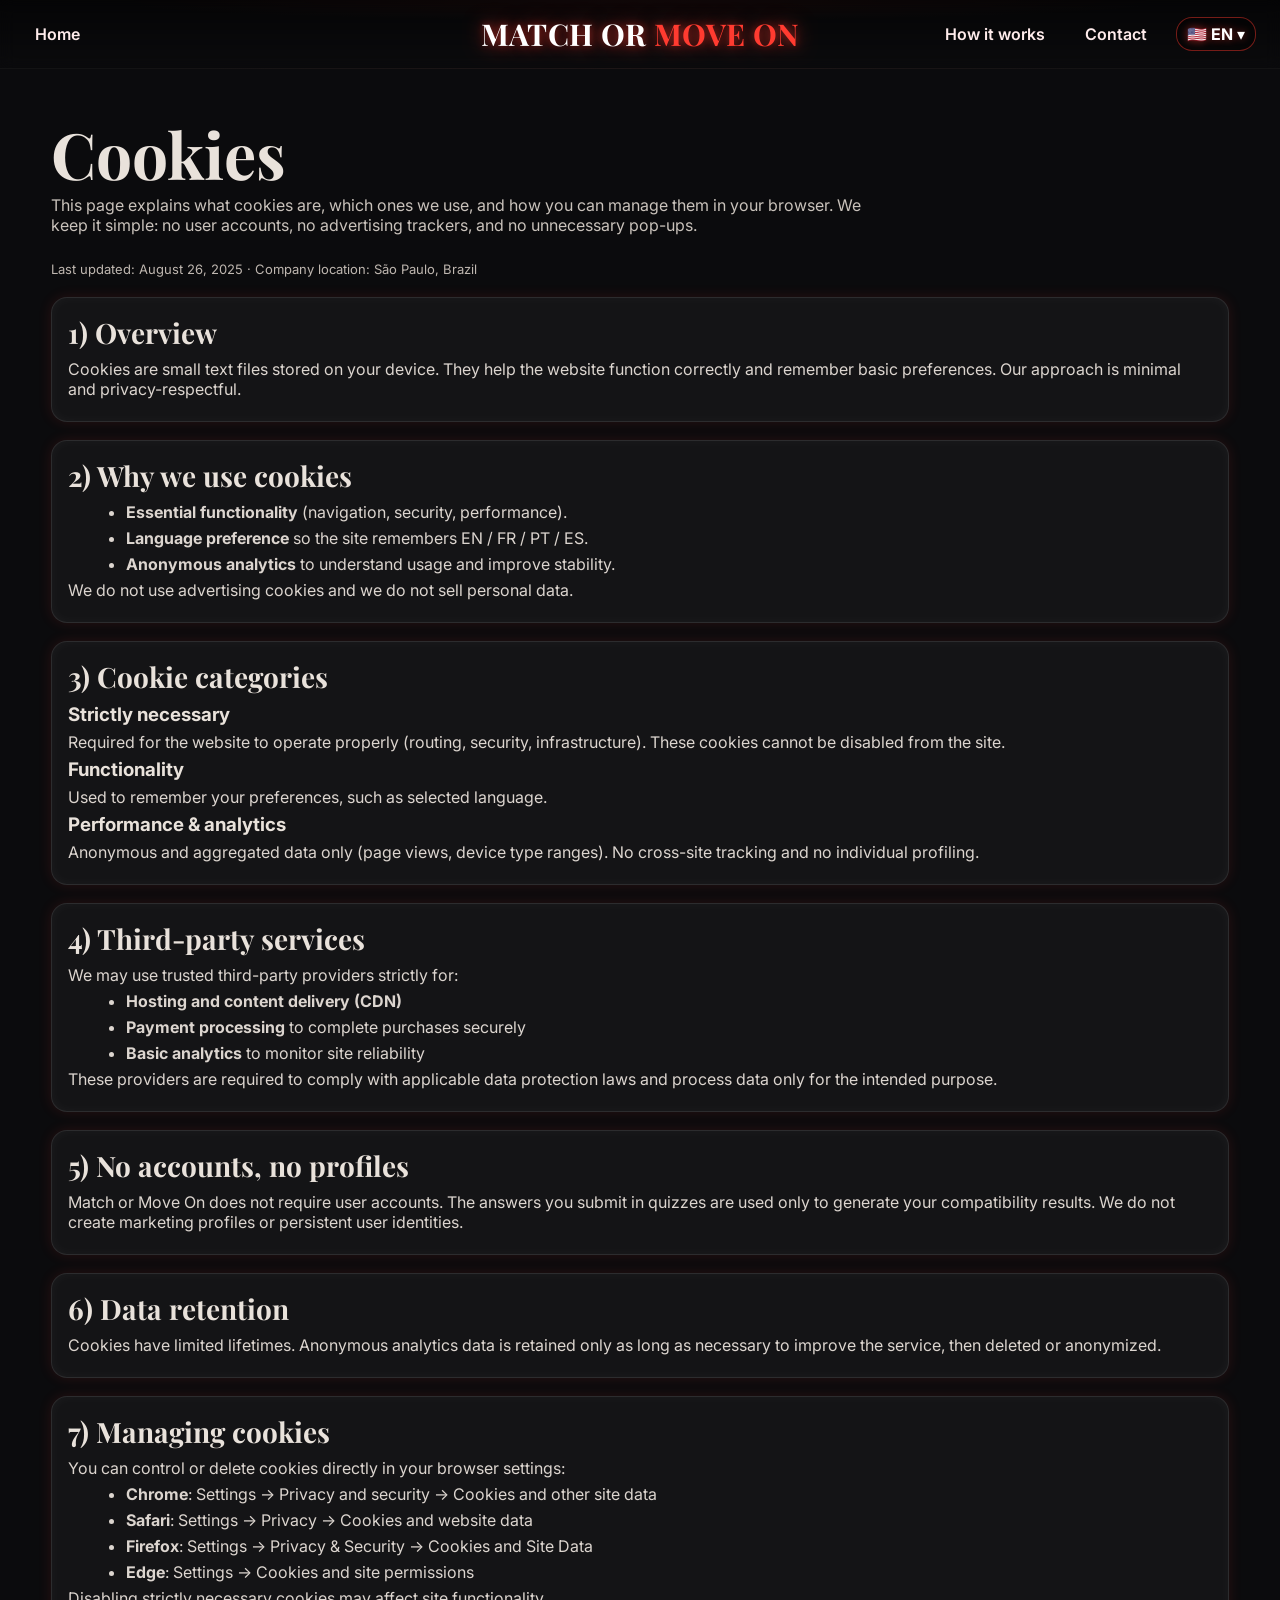
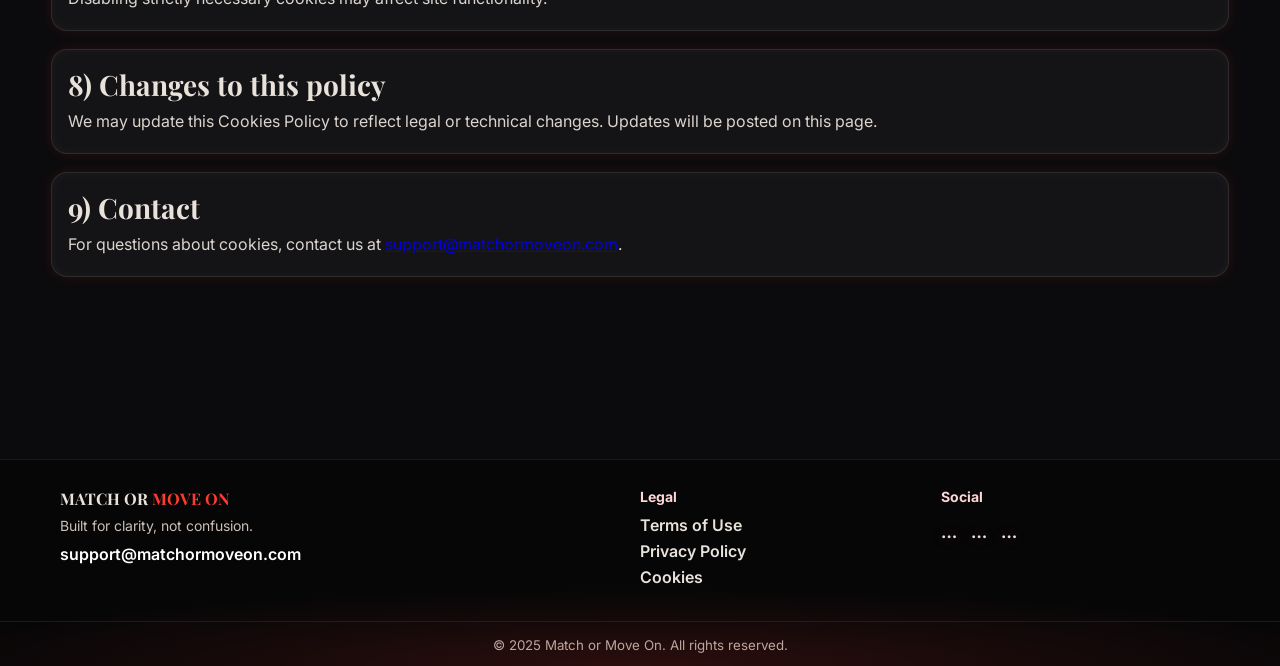
<file: cookies.html>
<!DOCTYPE html>
<html lang="en">
<head>
<meta charset="UTF-8"/>
<meta name="viewport" content="width=device-width, initial-scale=1.0"/>
<title>Cookies — Match or Move On</title>
<link rel="preconnect" href="https://fonts.gstatic.com" crossorigin>
<link href="https://fonts.googleapis.com/css2?family=Inter:wght@400;600&family=Playfair+Display:wght@700&display=swap" rel="stylesheet">
<style>
  :root{ --bg:#0b0b0d; --text:#e9e2db; --muted:#c9c2bb; --rose:#ff3b30; --glass:rgba(255,255,255,.04); }
  *{box-sizing:border-box}
  html,body{height:100%}
  body{margin:0;color:var(--text);overflow-x:hidden;font-family:Inter,system-ui,-apple-system,Segoe UI,Roboto,Arial;background:var(--bg)}

  /* layers */
  #sparks{position:fixed;inset:0;z-index:0;pointer-events:none}
  .bg-float{position:fixed;inset:0;z-index:1;pointer-events:none;overflow:hidden}

  /* NAV */
  .nav{position:fixed;top:0;left:0;right:0;z-index:6;display:grid;grid-template-columns:1fr auto 1fr;align-items:center;
    padding:14px 24px;backdrop-filter:blur(8px);
    background:linear-gradient(to bottom,rgba(0,0,0,.55),rgba(0,0,0,0)),
               radial-gradient(70% 50% at 50% 0%,rgba(255,59,48,.10),transparent 60%);
    border-bottom:1px solid rgba(255,255,255,.06)}
  .nav-left{justify-self:start}
  .nav-left a{color:#ffecec;text-decoration:none;font-weight:600;padding:8px 10px;border-radius:12px;border:1px solid transparent}
  .nav-left a:hover{border-color:rgba(255,59,48,.45);background:rgba(255,59,48,.10)}
  .logo-neon{justify-self:center;font-family:"Playfair Display",serif;font-weight:700;letter-spacing:.35px;
    font-size:clamp(18px,2.4vw,30px);color:#fff;text-transform:uppercase;white-space:nowrap;
    text-shadow:0 0 20px rgba(255,59,48,.65),0 0 8px rgba(255,59,48,.45)}
  .logo-neon .accent{color:var(--rose)}
  .nav-right{justify-self:end;display:flex;gap:18px;align-items:center}
  .nav-right a{color:#ffecec;text-decoration:none;font-weight:600;padding:8px 10px;border-radius:12px;border:1px solid transparent}
  .nav-right a:hover{border-color:rgba(255,59,48,.45);background:rgba(255,59,48,.10)}

  /* languages */
  .lang{position:relative;z-index:10}
  .lang-current{display:flex;align-items:center;gap:6px;background:rgba(0,0,0,.45);color:#fff;
    border:1px solid rgba(255,59,48,.45);padding:6px 10px;border-radius:16px;font-weight:700;cursor:pointer;
    text-shadow:0 0 8px rgba(255,59,48,.55); user-select:none}
  .lang-menu{position:absolute;right:0;top:115%;display:none;flex-direction:column;gap:6px;
    background:rgba(0,0,0,.8);border:1px solid rgba(255,59,48,.45);border-radius:12px;padding:8px;max-height:50vh;overflow:auto;
    -webkit-overflow-scrolling:touch; box-shadow:0 0 12px rgba(255,59,48,.35), inset 0 0 8px rgba(255,59,48,.25)}
  .lang.open .lang-menu{display:flex}
  @media (hover:hover){ .lang:hover .lang-menu{display:flex} }
  .lang-menu a{color:#fff;text-decoration:none;font-weight:600;padding:6px 10px;border-radius:10px}
  .lang-menu a:hover{background:rgba(255,59,48,.12)}

  /* PAGE */
  .wrap{position:relative;z-index:2;min-height:100vh;display:flex;align-items:flex-start;justify-content:center;padding:120px 20px 92px}
  .page{max-width:min(1100px,94vw)}
  .page h1{font-family:"Playfair Display",serif;font-size:clamp(34px,5.6vw,64px);line-height:1.05;margin:0 0 8px}
  .lead{color:var(--muted);max-width:820px;margin:6px 0 26px}
  .meta{font-size:13px;color:#bfb7b0;margin:0 0 20px}

  .policy{display:grid;grid-template-columns:1fr;gap:18px;align-items:start}
  .card{background:var(--glass);border:1px solid rgba(255,255,255,.10);border-radius:16px;padding:16px;
        box-shadow:0 0 14px rgba(255,59,48,.12), inset 0 0 12px rgba(255,255,255,.04)}
  .card h2{margin:0 0 8px;font-family:"Playfair Display",serif;font-size:clamp(22px,3.2vw,28px)}
  .card h3{margin:6px 0 6px}
  .card p{margin:6px 0;color:#dcd5cf}
  .card ul{margin:6px 0 6px 18px;color:#dcd5cf}
  .card li{margin:6px 0}

  /* FOOTER */
  .site-footer{margin-top:90px;background:rgba(0,0,0,.45);border-top:1px solid rgba(255,255,255,.08);position:relative;overflow:hidden}
  .site-footer::before{content:"";position:absolute;inset:auto -20% 0 -20%;height:140px;
    background:radial-gradient(60% 80% at 50% 100%, rgba(255,59,48,.15), transparent 70%);pointer-events:none}
  .site-footer .f-wrap{max-width:1200px;margin:0 auto;padding:28px 20px;display:grid;grid-template-columns:2fr 1fr 1fr;gap:22px}
  .site-footer .f-col h4{margin:0 0 10px;font-size:14px;color:#ffd6d6}
  .site-footer .brand-title{font-family:"Playfair Display",serif;font-weight:700}
  .site-footer .brand-title span{color:var(--rose)}
  .site-footer .tag{margin:8px 0 10px;color:#cbbfb7;font-size:14px}
  .site-footer .mail{color:#fff;text-decoration:none;font-weight:600}
  .site-footer .mail:hover{color:var(--rose)}
  .site-footer a{display:block;color:#e9e2db;text-decoration:none;margin:6px 0;font-weight:600}
  .site-footer a:hover{color:var(--rose)}
  .site-footer .icons a{display:inline-block;margin-right:10px;font-size:18px;filter:drop-shadow(0 0 6px rgba(255,59,48,.35))}
  .site-footer .f-bottom{border-top:1px solid rgba(255,255,255,.08);text-align:center;padding:12px 16px;color:#b9b1aa}

  /* = MOBILE = */
  @media (max-width:768px){
    .nav{display:flex;flex-wrap:wrap;gap:8px 12px;padding:10px 12px}
    .logo-neon{order:0;width:100%;text-align:center;font-size:clamp(16px,5.2vw,22px)}
    .nav-left{order:1}
    .nav-right{order:1;margin-left:auto;display:flex;gap:14px;align-items:center}
    .nav-left a,.nav-right a{font-size:14px}
    .lang-current{font-size:12px;padding:6px 10px}
    .wrap{padding-top:112px}
    .site-footer .f-wrap{grid-template-columns:1fr;text-align:center}
    .site-footer .icons a{margin:0 8px}
    .site-footer .f-bottom{padding:10px 14px;font-size:12px}
  }
  @media (max-width:380px){
    .nav-left a,.nav-right a{font-size:13px}
    .lang-current{font-size:11px}
  }

  @media (min-width:1024px){
    .page{max-width:min(1280px,92vw)}
  }

  /* floating items */
  .float-item{position:absolute;top:100vh;left:0;width:var(--w,48px);height:auto;opacity:.95;
    filter:drop-shadow(0 8px 18px rgba(255,59,48,.45));
    transform:translateX(var(--x,0)) translateY(0) rotate(var(--r,0deg));
    animation:floatUp var(--t,20s) linear infinite, spin var(--spin,18s) linear infinite;will-change:transform,opacity}
  @keyframes floatUp{
    0%{transform:translateX(var(--x,0)) translateY(0) rotate(var(--r,0deg));opacity:0}
    10%{opacity:1}
    100%{transform:translateX(calc(var(--x,0) + 40px)) translateY(-120vh) rotate(var(--rEnd,360deg));opacity:0}
  }
  @keyframes spin{
    0%{filter:drop-shadow(0 8px 18px rgba(255,59,48,.45))}
    50%{filter:drop-shadow(0 12px 26px rgba(255,59,48,.60))}
    100%{filter:drop-shadow(0 8px 18px rgba(255,59,48,.45))}
  }
  html{scroll-behavior:smooth}
</style>
</head>
<body>

<!-- background sparkles -->
<canvas id="sparks"></canvas>
<!-- floating hearts -->
<div class="bg-float" id="hearts"></div>

<!-- NAV -->
<nav class="nav">
  <div class="nav-left"><a href="index.html">Home</a></div>
  <div class="logo-neon">MATCH OR <span class="accent">MOVE ON</span></div>
  <div class="nav-right">
    <a href="how-it-works.html">How it works</a>
    <a href="contact.html">Contact</a>
    <div class="lang" id="lang">
      <div class="lang-current" id="langBtn">🇺🇸 EN ▾</div>
      <div class="lang-menu" id="langMenu">
        <a href="index-fr.html">🇫🇷 FR</a><a href="index-pt.html">🇵🇹 PT</a><a href="index-es.html">🇪🇸 ES</a>
      </div>
    </div>
  </div>
</nav>

<main class="wrap">
  <section class="page">
    <h1>Cookies</h1>
    <p class="lead">
      This page explains what cookies are, which ones we use, and how you can manage them in your browser.
      We keep it simple: no user accounts, no advertising trackers, and no unnecessary pop-ups.
    </p>
    <p class="meta">Last updated: August 26, 2025 · Company location: São Paulo, Brazil</p>

    <div class="policy">
      <article class="card" id="overview">
        <h2>1) Overview</h2>
        <p>
          Cookies are small text files stored on your device. They help the website function correctly
          and remember basic preferences. Our approach is minimal and privacy-respectful.
        </p>
      </article>

      <article class="card" id="usage">
        <h2>2) Why we use cookies</h2>
        <ul>
          <li><strong>Essential functionality</strong> (navigation, security, performance).</li>
          <li><strong>Language preference</strong> so the site remembers EN / FR / PT / ES.</li>
          <li><strong>Anonymous analytics</strong> to understand usage and improve stability.</li>
        </ul>
        <p>We do not use advertising cookies and we do not sell personal data.</p>
      </article>

      <article class="card" id="categories">
        <h2>3) Cookie categories</h2>

        <h3>Strictly necessary</h3>
        <p>
          Required for the website to operate properly (routing, security, infrastructure).
          These cookies cannot be disabled from the site.
        </p>

        <h3>Functionality</h3>
        <p>
          Used to remember your preferences, such as selected language.
        </p>

        <h3>Performance & analytics</h3>
        <p>
          Anonymous and aggregated data only (page views, device type ranges).
          No cross-site tracking and no individual profiling.
        </p>
      </article>

      <article class="card" id="third-parties">
        <h2>4) Third-party services</h2>
        <p>We may use trusted third-party providers strictly for:</p>
        <ul>
          <li><strong>Hosting and content delivery (CDN)</strong></li>
          <li><strong>Payment processing</strong> to complete purchases securely</li>
          <li><strong>Basic analytics</strong> to monitor site reliability</li>
        </ul>
        <p>
          These providers are required to comply with applicable data protection laws
          and process data only for the intended purpose.
        </p>
      </article>

      <article class="card" id="no-accounts">
        <h2>5) No accounts, no profiles</h2>
        <p>
          Match or Move On does not require user accounts.
          The answers you submit in quizzes are used only to generate your compatibility results.
          We do not create marketing profiles or persistent user identities.
        </p>
      </article>

      <article class="card" id="retention">
        <h2>6) Data retention</h2>
        <p>
          Cookies have limited lifetimes. Anonymous analytics data is retained only as long as necessary
          to improve the service, then deleted or anonymized.
        </p>
      </article>

      <article class="card" id="manage">
        <h2>7) Managing cookies</h2>
        <p>You can control or delete cookies directly in your browser settings:</p>
        <ul>
          <li><strong>Chrome</strong>: Settings → Privacy and security → Cookies and other site data</li>
          <li><strong>Safari</strong>: Settings → Privacy → Cookies and website data</li>
          <li><strong>Firefox</strong>: Settings → Privacy & Security → Cookies and Site Data</li>
          <li><strong>Edge</strong>: Settings → Cookies and site permissions</li>
        </ul>
        <p>
          Disabling strictly necessary cookies may affect site functionality.
        </p>
      </article>

      <article class="card" id="changes">
        <h2>8) Changes to this policy</h2>
        <p>
          We may update this Cookies Policy to reflect legal or technical changes.
          Updates will be posted on this page.
        </p>
      </article>

      <article class="card" id="contact">
        <h2>9) Contact</h2>
        <p>
          For questions about cookies, contact us at
          <a class="mail" href="mailto:support@matchormoveon.com">support@matchormoveon.com</a>.
        </p>
      </article>
    </div>
  </section>
</main>

<!-- FOOTER -->
<footer class="site-footer" id="footer">
  <div class="f-wrap">
    <div class="f-col brand">
      <div class="brand-title">MATCH OR <span>MOVE ON</span></div>
      <p class="tag">Built for clarity, not confusion.</p>
      <a class="mail" href="mailto:support@matchormoveon.com">support@matchormoveon.com</a>
    </div>

    <nav class="f-col legal">
      <h4>Legal</h4>
      <a href="terms.html">Terms of Use</a>
      <a href="privacy.html">Privacy Policy</a>
      <a href="cookies.html">Cookies</a>
    </nav>

    <div class="f-col social">
      <h4>Social</h4>
      <div class="icons">
        <a href="https://tiktok.com" aria-label="TikTok">…</a>
        <a href="https://instagram.com" aria-label="Instagram">…</a>
        <a href="https://youtube.com" aria-label="YouTube">…</a>
      </div>
    </div>
  </div>
  <div class="f-bottom">
    <small>© 2025 Match or Move On. All rights reserved.</small>
  </div>
</footer>

</body>
</html>
</file>
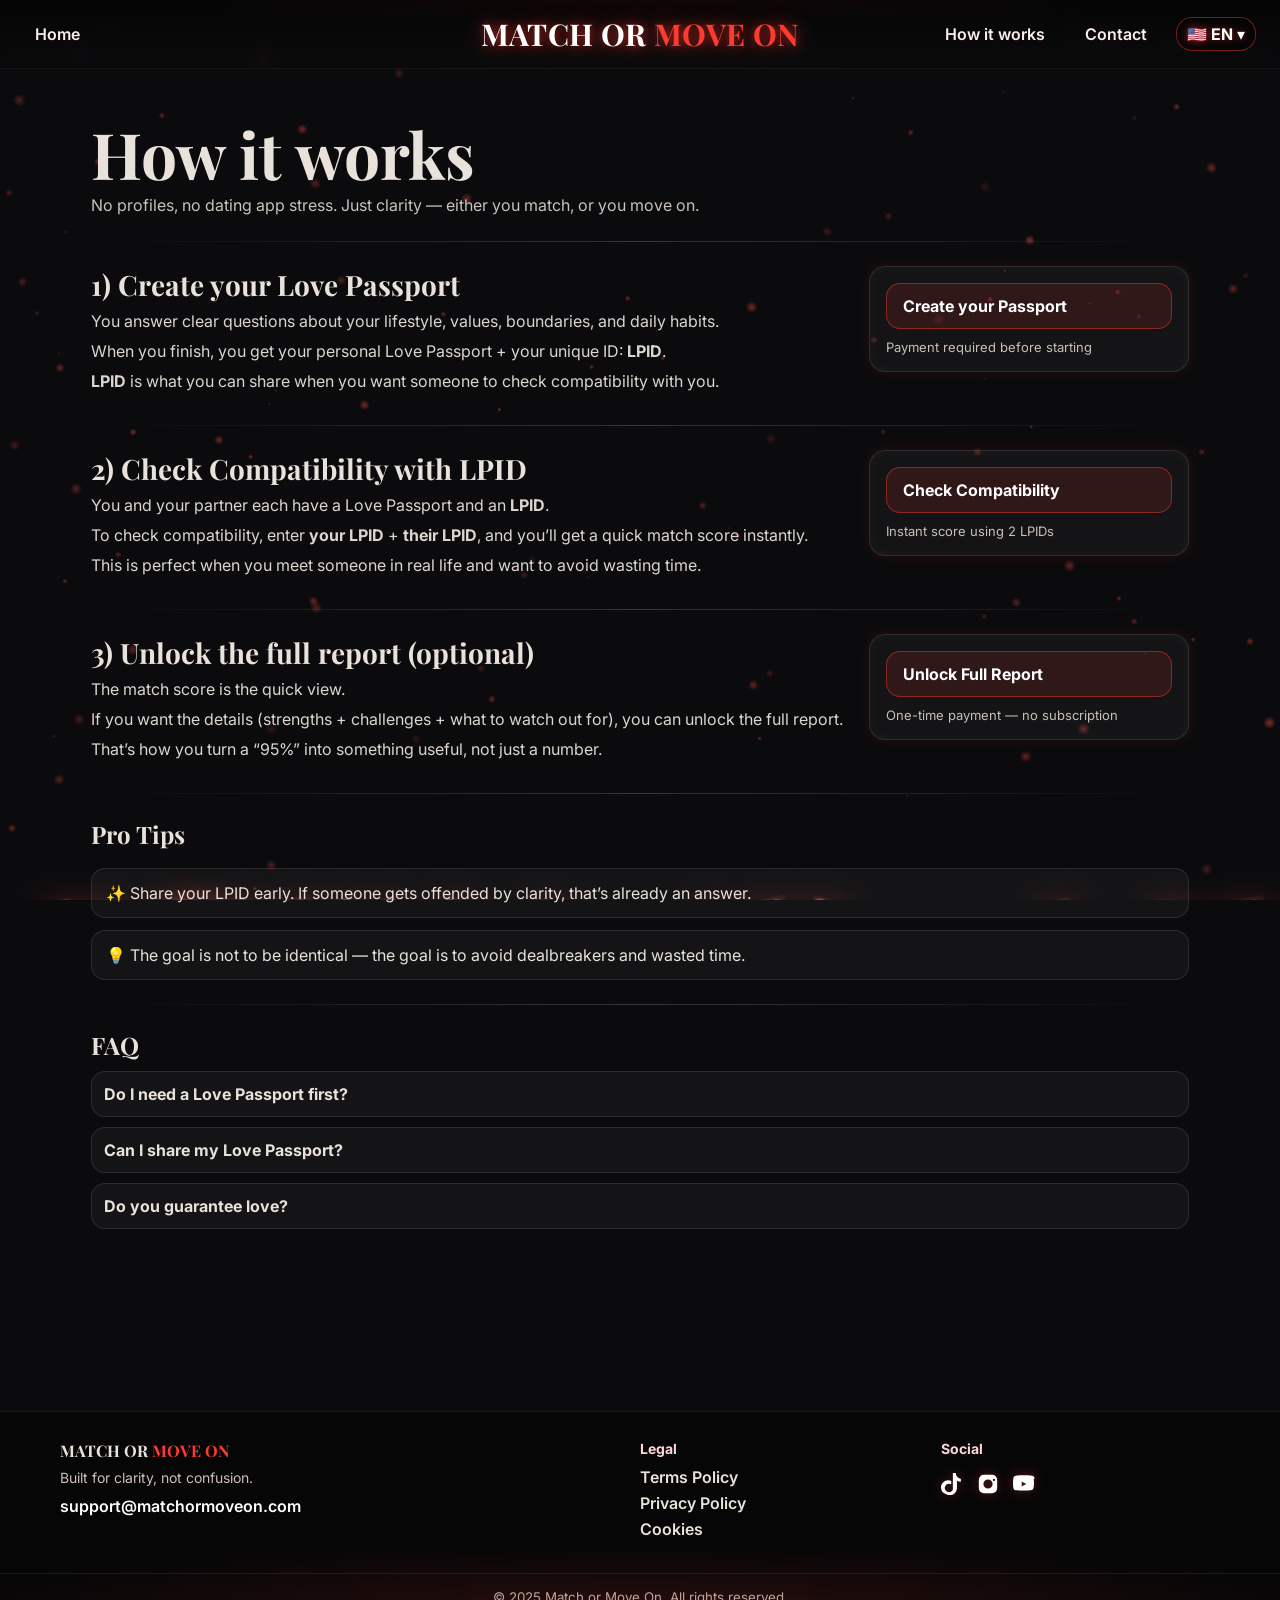
<file: how-it-works.html>
<!DOCTYPE html>
<html lang="en">
<head>
<meta charset="UTF-8"/>
<meta name="viewport" content="width=device-width, initial-scale=1.0"/>
<title>How it works — Match or Move On</title>

<link rel="preconnect" href="https://fonts.gstatic.com" crossorigin>
<link href="https://fonts.googleapis.com/css2?family=Inter:wght@400;600&family=Playfair+Display:wght@700&display=swap" rel="stylesheet">

<!-- ✅ Page CSS -->
<link rel="stylesheet" href="css/howitworks.css">
</head>

<body>

<!-- background sparkles -->
<canvas id="sparks"></canvas>
<!-- floating hearts layer -->
<div class="bg-float" id="hearts"></div>

<!-- NAV -->
<nav class="nav">
  <div class="nav-left"><a href="index.html">Home</a></div>
  <div class="logo-neon">MATCH OR <span class="accent">MOVE ON</span></div>
  <div class="nav-right">
    <a href="how-it-works.html" aria-current="page">How it works</a>
    <a href="contact.html">Contact</a>

    <div class="lang" id="lang">
      <div class="lang-current" id="langBtn">🇺🇸 EN ▾</div>
      <div class="lang-menu" id="langMenu">
        <a href="index-fr.html">🇫🇷 FR</a>
        <a href="index-pt.html">🇵🇹 PT</a>
        <a href="index-es.html">🇪🇸 ES</a>
      </div>
    </div>
  </div>
</nav>

<main class="wrap">
  <section class="page">
    <h1>How it works</h1>
    <p class="lead">No profiles, no dating app stress. Just clarity — either you match, or you move on.</p>

    <div class="divider" aria-hidden="true"></div>

    <!-- Love Passport -->
    <section class="section" id="passport">
      <div>
        <h2>1) Create your Love Passport</h2>
        <p>You answer clear questions about your lifestyle, values, boundaries, and daily habits.</p>
        <p>When you finish, you get your personal Love Passport + your unique ID: <strong>LPID</strong>.</p>
        <p><strong>LPID</strong> is what you can share when you want someone to check compatibility with you.</p>
      </div>
      <aside class="cta">
        <a class="btn" href="love-passport.html">Create your Passport</a>
        <div class="note">Payment required before starting</div>
      </aside>
    </section>

    <div class="divider" aria-hidden="true"></div>

    <!-- LPID Compatibility -->
    <section class="section" id="compat">
      <div>
        <h2>2) Check Compatibility with LPID</h2>
        <p>You and your partner each have a Love Passport and an <strong>LPID</strong>.</p>
        <p>To check compatibility, enter <strong>your LPID</strong> + <strong>their LPID</strong>, and you’ll get a quick match score instantly.</p>
        <p>This is perfect when you meet someone in real life and want to avoid wasting time.</p>
      </div>
      <aside class="cta">
        <a class="btn" href="compatibility-test.html">Check Compatibility</a>
        <div class="note">Instant score using 2 LPIDs</div>
      </aside>
    </section>

    <div class="divider" aria-hidden="true"></div>

    <!-- Full report -->
    <section class="section" id="report">
      <div>
        <h2>3) Unlock the full report (optional)</h2>
        <p>The match score is the quick view.</p>
        <p>If you want the details (strengths + challenges + what to watch out for), you can unlock the full report.</p>
        <p>That’s how you turn a “95%” into something useful, not just a number.</p>
      </div>
      <aside class="cta">
        <a class="btn" href="compatibility-test.html">Unlock Full Report</a>
        <div class="note">One-time payment — no subscription</div>
      </aside>
    </section>

    <div class="divider" aria-hidden="true"></div>

    <!-- Pro Tips -->
    <section class="tips" aria-labelledby="protips">
      <h2 id="protips" class="tips-title">Pro Tips</h2>
      <div class="tip">✨ Share your LPID early. If someone gets offended by clarity, that’s already an answer.</div>
      <div class="tip">💡 The goal is not to be identical — the goal is to avoid dealbreakers and wasted time.</div>
    </section>

    <div class="divider" aria-hidden="true"></div>

    <!-- FAQ -->
    <section aria-labelledby="faq">
      <h2 id="faq" class="faq-title">FAQ</h2>

      <details>
        <summary>Do I need a Love Passport first?</summary>
        <p>Yes. The compatibility check works with LPIDs, and LPIDs come from your Love Passport.</p>
      </details>

      <div class="spacer"></div>

      <details>
        <summary>Can I share my Love Passport?</summary>
        <p>Yes. You choose what to share. LPID is the easiest and most private way to check compatibility.</p>
      </details>

      <div class="spacer"></div>

      <details>
        <summary>Do you guarantee love?</summary>
        <p>No. We give you clarity. What you do with it is your choice.</p>
      </details>
    </section>

  </section>
</main>

<!-- FOOTER -->
<footer class="site-footer" id="footer">
  <div class="f-wrap">
    <div class="f-col brand">
      <div class="brand-title">MATCH OR <span>MOVE ON</span></div>
      <p class="tag">Built for clarity, not confusion.</p>
      <a class="mail" href="mailto:support@matchormoveon.com">support@matchormoveon.com</a>
    </div>

    <nav class="f-col legal">
      <h4>Legal</h4>
      <a href="terms.html">Terms Policy</a>
      <a href="privacy.html">Privacy Policy</a>
      <a href="cookies.html">Cookies</a>
    </nav>

    <div class="f-col social">
      <h4>Social</h4>
      <div class="icons">
        <a href="https://tiktok.com" aria-label="TikTok">
          <svg xmlns="http://www.w3.org/2000/svg" width="22" height="22" fill="white" viewBox="0 0 24 24"><path d="M12.72 0h3.33c.1 1.56.7 3.04 1.7 4.2 1 1.18 2.4 1.93 3.9 2.07v3.39c-1.47-.05-2.94-.42-4.23-1.15v7.73c0 4.38-3.57 7.96-7.96 7.96-1.54 0-3.04-.46-4.33-1.31A7.96 7.96 0 0 1 0 15.96c0-4.39 3.57-7.96 7.96-7.96 1.1 0 2.2.24 3.21.68v3.68a4.57 4.57 0 0 0-3.21-.68 4.58 4.58 0 0 0-3.65 3.48 4.57 4.57 0 0 0 7.54 4.56c.69-.6 1.11-1.48 1.1-2.4V0Z"/></svg>
        </a>
        <a href="https://instagram.com" aria-label="Instagram">
          <svg xmlns="http://www.w3.org/2000/svg" width="22" height="22" fill="white" viewBox="0 0 24 24"><path d="M7.5 2h9a5.5 5.5 0 0 1 5.5 5.5v9A5.5 5.5 0 0 1 16.5 22h-9A5.5 5.5 0 0 1 2 16.5v-9A5.5 5.5 0 0 1 7.5 2ZM12 7a5 5 0 1 0 0 10 5 5 0 0 0 0-10Zm6.5-.75a1.25 1.25 0 1 0 0 2.5 1.25 1.25 0 0 0 0-2.5Z"/></svg>
        </a>
        <a href="https://youtube.com" aria-label="YouTube">
          <svg xmlns="http://www.w3.org/2000/svg" width="22" height="22" fill="white" viewBox="0 0 24 24"><path d="M23.5 6.2s-.2-1.6-.8-2.3c-.8-.9-1.7-.9-2.1-1C17.6 2.5 12 2.5 12 2.5h-.1s-5.6 0-8.6.4c-.4.1-1.3.1-2.1 1-.6.7-.8 2.3-.8 2.3S0 8.1 0 10v1.9c0 1.9.4 3.8.4 3.8s.2 1.6.8 2.3c.8.9 1.9.8 2.4.9 1.7.2 7.4.3 7.4.3s5.6 0 8.6-.4c.4-.1 1.3-.1 2.1-1 .6-.7.8-2.3.8-2.3s.4-1.9.4-3.8V10c0-1.9-.4-3.8-.4-3.8ZM9.5 14.6v-5.2l5 2.6-5 2.6Z"/></svg>
        </a>
      </div>
    </div>
  </div>
  <div class="f-bottom"><small>© 2025 Match or Move On. All rights reserved.</small></div>
</footer>

<!-- ===== SCRIPTS ===== -->

<!-- sparkles -->
<script>
const s=document.getElementById('sparks'),ctx=s.getContext('2d');let W,H,PS;
function size(){W=s.width=innerWidth;H=s.height=innerHeight;
  const n=Math.min(180,Math.floor(W*H/11000));
  PS=Array.from({length:n},()=>({x:Math.random()*W,y:Math.random()*H,r:Math.random()*1.8+.4,a:Math.random()*6.28,s:Math.random()*.45+.12,o:Math.random()*.35+.15}));
}
function loop(){ctx.clearRect(0,0,W,H);
  for(const p of PS){p.a+=.0028;p.x+=Math.cos(p.a)*p.s;p.y+=Math.sin(p.a)*p.s*.45;
    if(p.x<-10)p.x=W+10;if(p.x>W+10)p.x=-10;if(p.y<-10)p.y=H+10;if(p.y>H+10)p.y=-10;
    const g=ctx.createRadialGradient(p.x,p.y,0,p.x,p.y,p.r*3);g.addColorStop(0,`rgba(255,80,80,${p.o})`);g.addColorStop(1,'rgba(255,80,80,0)');
    ctx.fillStyle=g;ctx.beginPath();ctx.arc(p.x,p.y,p.r*3,0,6.28);ctx.fill();}
  requestAnimationFrame(loop);
}
addEventListener('resize',size);size();loop();
</script>

<!-- floating hearts -->
<script>
(function(){
  const LAYER=document.getElementById('hearts'); if(!LAYER) return;
  const HEART=encodeURIComponent(`<svg xmlns="http://www.w3.org/2000/svg" width="80" height="72" viewBox="0 0 40 36">
    <defs><radialGradient id="hg" cx="50%" cy="40%" r="70%"><stop offset="0%" stop-color="#ffd0d4"/><stop offset="45%" stop-color="#ff5252"/><stop offset="100%" stop-color="#7c1414"/></radialGradient></defs>
    <g filter="drop-shadow(0 4px 10px rgba(255,80,80,.55))">
      <path d="M20 34 C5 22,0 16,0 10 C0 5,4 2,8 2 C12 2,15 4,20 9 C25 4,28 2,32 2 C36 2,40 5,40 10 C40 16,35 22,20 34Z" fill="url(#hg)"/>
      <ellipse cx="14" cy="10" rx="8" ry="4.5" fill="white" opacity=".22"/>
    </g></svg>`);
  const isM = matchMedia('(max-width:768px)').matches;
  const COUNT=isM?12:18, MIN_W=22, MAX_W=64, MIN_T=18, MAX_T=28;
  function spawn(svg){
    const el=document.createElement('img');
    el.src=`data:image/svg+xml;utf8,${svg}`; el.className='float-item';
    el.style.left=Math.random()*100+'vw';
    el.style.setProperty('--w',(MIN_W+Math.random()*(MAX_W-MIN_W))+'px');
    el.style.setProperty('--x',(Math.random()*80-40)+'px');
    el.style.setProperty('--t',(MIN_T+Math.random()*(MAX_T-MIN_T))+'s');
    el.style.setProperty('--r',(Math.random()*40-20)+'deg');
    el.style.setProperty('--rEnd',(200+Math.random()*260)+'deg');
    el.style.setProperty('--spin',(14+Math.random()*10)+'s');
    el.style.animationDelay=(Math.random()*12).toFixed(2)+'s';
    LAYER.appendChild(el);
  }
  for(let i=0;i<COUNT;i++) spawn(HEART);
})();
</script>

<!-- language dropdown (tap-friendly) -->
<script>
(function(){
  const lang=document.getElementById('lang'), btn=document.getElementById('langBtn'), menu=document.getElementById('langMenu');
  if(!lang||!btn||!menu) return;
  function close(){ lang.classList.remove('open'); }
  btn.addEventListener('click', (e)=>{ e.stopPropagation(); lang.classList.toggle('open'); });
  document.addEventListener('click', close);
  document.addEventListener('keydown', (e)=>{ if(e.key==='Escape') close(); });
})();
</script>

</body>
</html>
</file>
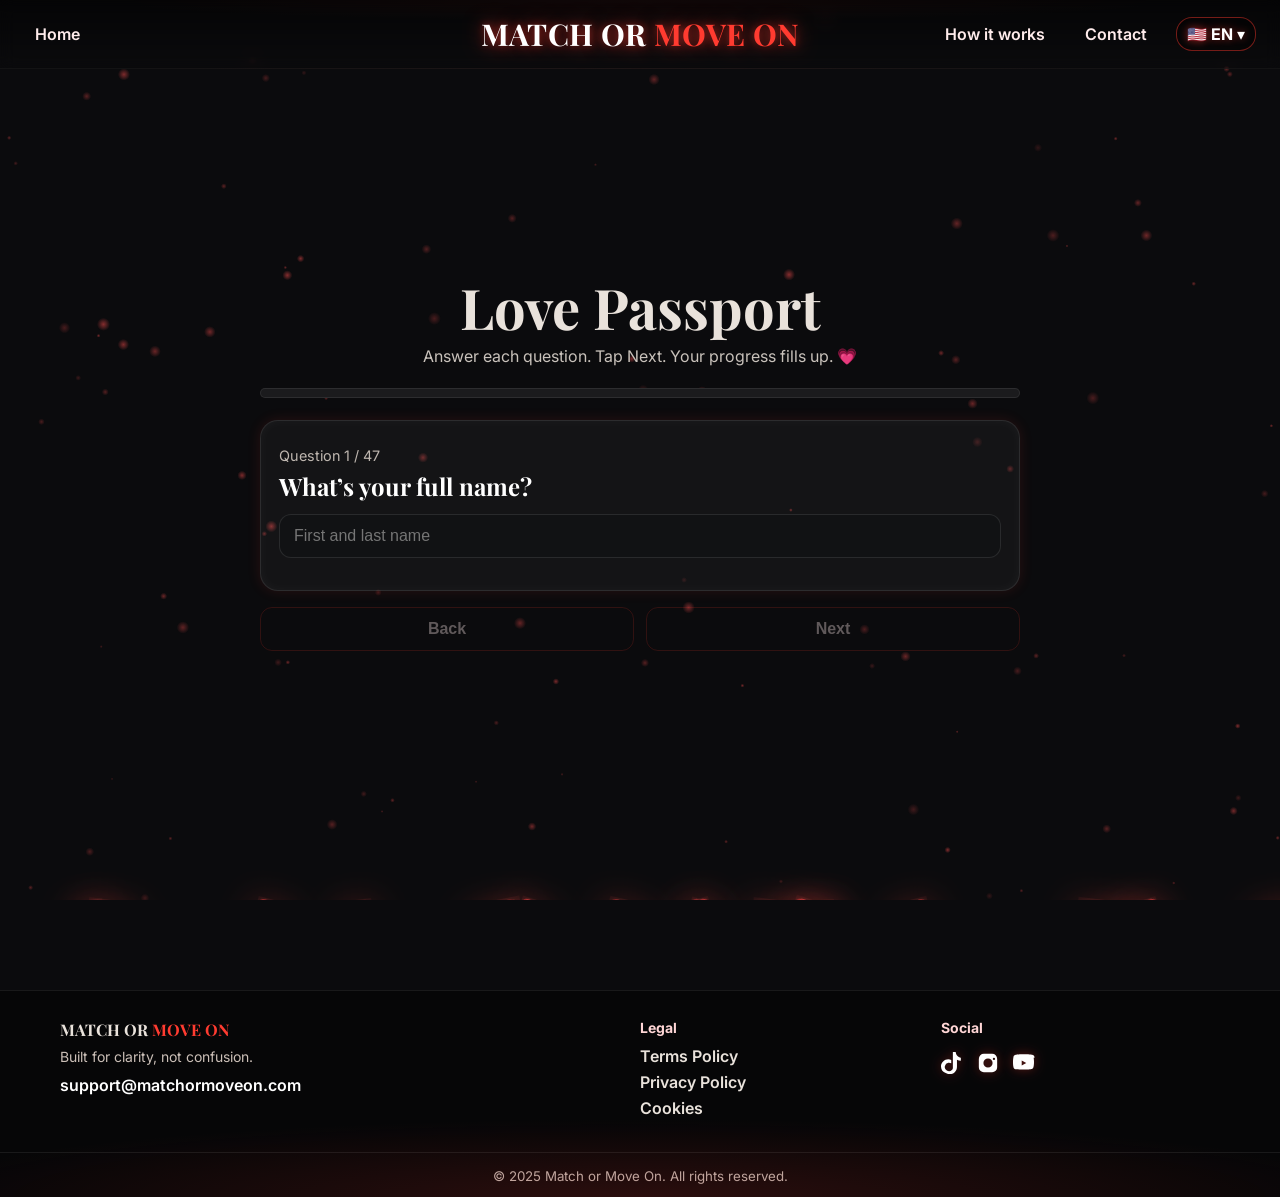
<file: love-passport.html>
<!DOCTYPE html>
<html lang="en">
<head>
<meta charset="UTF-8"/>
<meta name="viewport" content="width=device-width, initial-scale=1.0"/>
<title>Love Passport — Match or Move On</title>
<link rel="preconnect" href="https://fonts.gstatic.com" crossorigin>
<link href="https://fonts.googleapis.com/css2?family=Inter:wght@400;600&family=Playfair+Display:wght@700&display=swap" rel="stylesheet">

<link rel="stylesheet" href="css/main.css">
<link rel="stylesheet" href="css/love.css">

</head>

<body>
<!-- background sparkles -->
<canvas id="sparks"></canvas>
<!-- floating hearts -->
<div class="bg-float" id="hearts"></div>

<!-- NAV -->
<nav class="nav">
  <div class="nav-left"><a href="index.html">Home</a></div>
  <div class="logo-neon">MATCH OR <span class="accent">MOVE ON</span></div>
  <div class="nav-right">
    <a href="how-it-works.html">How it works</a>
    <a href="contact.html">Contact</a>
    <div class="lang" id="lang">
      <div class="lang-current" id="langBtn">🇺🇸 EN ▾</div>
      <div class="lang-menu" id="langMenu">
        <a href="index-fr.html">🇫🇷 FR</a><a href="index-pt.html">🇵🇹 PT</a><a href="index-es.html">🇪🇸 ES</a>
      </div>
    </div>
  </div>
</nav>

<main class="wrap">
  <section class="page">
    <h1>Love Passport</h1>
    <p class="lead">Answer each question. Tap Next. Your progress fills up. 💗</p>

    <!-- progress -->
    <div class="progress"><div class="progress-bar" id="progress-bar"></div></div>

    <!-- question -->
    <div class="question-box">
      <small class="q-index" id="q-index">Question 1 / 50</small>
      <h2 class="q-title" id="q-title">Loading…</h2>
      <div id="q-inputs"></div>
      <div class="hint" id="q-hint"></div>
    </div>

    <!-- nav buttons -->
    <div class="nav-buttons">
      <button class="btn secondary" id="prev-btn" onclick="prevQ()">Back</button>
      <button class="btn" id="next-btn" onclick="nextQ()">Next</button>
    </div>

    <!-- summary (shown at the end) -->
    <div id="summary" style="display:none;margin-top:18px"></div>
  </section>
</main>

  
<!-- ===== SCRIPTS ===== -->
<!-- FOOTER -->
<footer class="site-footer" id="footer">
  <div class="f-wrap">
    <div class="f-col brand">
      <div class="brand-title">MATCH OR <span>MOVE ON</span></div>
      <p class="tag">Built for clarity, not confusion.</p>
      <a class="mail" href="mailto:support@matchormoveon.com">support@matchormoveon.com</a>
    </div>

    <nav class="f-col legal">
      <h4>Legal</h4>
      <a href="terms.html">Terms Policy</a>
      <a href="privacy.html">Privacy Policy</a>
      <a href="cookies.html">Cookies</a>
    </nav>

    <div class="f-col social">
      <h4>Social</h4>
      <div class="icons">
        <a href="https://tiktok.com" aria-label="TikTok">
          <svg xmlns="http://www.w3.org/2000/svg" width="22" height="22" fill="white" viewBox="0 0 24 24"><path d="M12.72 0h3.33c.1 1.56.7 3.04 1.7 4.2 1 1.18 2.4 1.93 3.9 2.07v3.39c-1.47-.05-2.94-.42-4.23-1.15v7.73c0 4.38-3.57 7.96-7.96 7.96-1.54 0-3.04-.46-4.33-1.31A7.96 7.96 0 0 1 0 15.96c0-4.39 3.57-7.96 7.96-7.96 1.1 0 2.2.24 3.21.68v3.68a4.57 4.57 0 0 0-3.21-.68 4.58 4.58 0 0 0-3.65 3.48 4.57 4.57 0 0 0 7.54 4.56c.69-.6 1.11-1.48 1.1-2.4V0Z"/></svg>
        </a>
        <a href="https://instagram.com" aria-label="Instagram">
          <svg xmlns="http://www.w3.org/2000/svg" width="22" height="22" fill="white" viewBox="0 0 24 24"><path d="M7.5 2h9a5.5 5.5 0 0 1 5.5 5.5v9A5.5 5.5 0 0 1 16.5 22h-9A5.5 5.5 0 0 1 2 16.5v-9A5.5 5.5 0 0 1 7.5 2ZM12 7a5 5 0 1 0 0 10 5 5 0 0 0 0-10Zm6.5-.75a1.25 1.25 0 1 0 0 2.5 1.25 1.25 0 0 0 0-2.5Z"/></svg>
        </a>
        <a href="https://youtube.com" aria-label="YouTube">
          <svg xmlns="http://www.w3.org/2000/svg" width="22" height="22" fill="white" viewBox="0 0 24 24"><path d="M23.5 6.2s-.2-1.6-.8-2.3c-.8-.9-1.7-.9-2.1-1C17.6 2.5 12 2.5 12 2.5h-.1s-5.6 0-8.6.4c-.4.1-1.3.1-2.1 1-.6.7-.8 2.3-.8 2.3S0 8.1 0 10v1.9c0 1.9.4 3.8.4 3.8s.2 1.6.8 2.3c.8.9 1.9.8 2.4.9 1.7.2 7.4.3 7.4.3s5.6 0 8.6-.4c.4-.1 1.3-.1 2.1-1 .6-.7.8-2.3.8-2.3s.4-1.9.4-3.8V10c0-1.9-.4-3.8-.4-3.8ZM9.5 14.6v-5.2l5 2.6-5 2.6Z"/></svg>
        </a>
      </div>
    </div>
  </div>
  <div class="f-bottom"><small>© 2025 Match or Move On. All rights reserved.</small></div>
</footer>
  
<!-- sparkles -->
<script>
const s=document.getElementById('sparks'),ctx=s.getContext('2d');let W,H,PS;
function size(){W=s.width=innerWidth;H=s.height=innerHeight;
  const n=Math.min(180,Math.floor(W*H/11000));
  PS=Array.from({length:n},()=>({x:Math.random()*W,y:Math.random()*H,r:Math.random()*1.8+.4,a:Math.random()*6.28,s:Math.random()*.45+.12,o:Math.random()*.35+.15}));
}
function loop(){ctx.clearRect(0,0,W,H);
  for(const p of PS){p.a+=.0028;p.x+=Math.cos(p.a)*p.s;p.y+=Math.sin(p.a)*p.s*.45;
    if(p.x<-10)p.x=W+10;if(p.x>W+10)p.x=-10;if(p.y<-10)p.y=H+10;if(p.y>H+10)p.y=-10;
    const g=ctx.createRadialGradient(p.x,p.y,0,p.x,p.y,p.r*3);g.addColorStop(0,`rgba(255,80,80,${p.o})`);g.addColorStop(1,'rgba(255,80,80,0)');
    ctx.fillStyle=g;ctx.beginPath();ctx.arc(p.x,p.y,p.r*3,0,6.28);ctx.fill();}
  requestAnimationFrame(loop);
}
addEventListener('resize',size);size();loop();
</script>

<!-- floating hearts -->
<script>
(function(){
  const LAYER=document.getElementById('hearts'); if(!LAYER) return;
  const HEART=encodeURIComponent(`<svg xmlns="http://www.w3.org/2000/svg" width="80" height="72" viewBox="0 0 40 36">
    <defs><radialGradient id="hg" cx="50%" cy="40%" r="70%"><stop offset="0%" stop-color="#ffd0d4"/><stop offset="45%" stop-color="#ff5252"/><stop offset="100%" stop-color="#7c1414"/></radialGradient></defs>
    <g filter="drop-shadow(0 4px 10px rgba(255,80,80,.55))">
      <path d="M20 34 C5 22,0 16,0 10 C0 5,4 2,8 2 C12 2,15 4,20 9 C25 4,28 2,32 2 C36 2,40 5,40 10 C40 16,35 22,20 34Z" fill="url(#hg)"/>
      <ellipse cx="14" cy="10" rx="8" ry="4.5" fill="white" opacity=".22"/>
    </g></svg>`);
  const isM = matchMedia('(max-width:768px)').matches;
  const COUNT=isM?12:18, MIN_W=22, MAX_W=64, MIN_T=18, MAX_T=28;
  function spawn(svg){
    const el=document.createElement('img');
    el.src=`data:image/svg+xml;utf8,${svg}`; el.className='float-item';
    el.style.left=Math.random()*100+'vw';
    el.style.setProperty('--w',(MIN_W+Math.random()*(MAX_W-MIN_W))+'px');
    el.style.setProperty('--x',(Math.random()*80-40)+'px');
    el.style.setProperty('--t',(MIN_T+Math.random()*(MAX_T-MIN_T))+'s');
    el.style.setProperty('--r',(Math.random()*40-20)+'deg');
    el.style.setProperty('--rEnd',(200+Math.random()*260)+'deg');
    el.style.setProperty('--spin',(14+Math.random()*10)+'s');
    el.style.animationDelay=(Math.random()*12).toFixed(2)+'s';
    el.style.position='absolute';
    el.style.top='100vh';
    el.style.filter='drop-shadow(0 8px 18px rgba(255,59,48,.45))';
    el.style.opacity='.95';
    el.style.animation='floatUp var(--t) linear infinite, spin var(--spin) linear infinite';
    LAYER.appendChild(el);
  }
  for(let i=0;i<COUNT;i++) spawn(HEART);
})();
</script>
  

<!-- language dropdown -->
  
<script>
(function(){
  const lang=document.getElementById('lang'), btn=document.getElementById('langBtn'), menu=document.getElementById('langMenu');
  if(!lang||!btn||!menu) return;
  function close(){ lang.classList.remove('open'); btn.setAttribute('aria-expanded','false'); }
  btn.addEventListener('click', (e)=>{ e.stopPropagation(); lang.classList.toggle('open'); btn.setAttribute('aria-expanded',lang.classList.contains('open')); });
  document.addEventListener('click', close);
  document.addEventListener('keydown', (e)=>{ if(e.key==='Escape') close(); });
})();
</script>

<script>
/* ===================== LOVE PASSPORT: Questions + Helpers ===================== */

/* ——— Countries (ISO common names) ——— */
const COUNTRIES = [
"Afghanistan","Albania","Algeria","Andorra","Angola","Antigua and Barbuda","Argentina","Armenia","Australia","Austria",
"Azerbaijan","Bahamas","Bahrain","Bangladesh","Barbados","Belarus","Belgium","Belize","Benin","Bhutan","Bolivia",
"Bosnia and Herzegovina","Botswana","Brazil","Brunei","Bulgaria","Burkina Faso","Burundi","Cabo Verde","Cambodia","Cameroon",
"Canada","Central African Republic","Chad","Chile","China","Colombia","Comoros","Congo","Costa Rica","Côte d’Ivoire",
"Croatia","Cuba","Cyprus","Czech Republic","Democratic Republic of the Congo","Denmark","Djibouti","Dominica","Dominican Republic",
"Ecuador","Egypt","El Salvador","Equatorial Guinea","Eritrea","Estonia","Eswatini","Ethiopia","Fiji","Finland","France",
"Gabon","Gambia","Georgia","Germany","Ghana","Greece","Grenada","Guatemala","Guinea","Guinea-Bissau","Guyana",
"Haiti","Honduras","Hungary","Iceland","India","Indonesia","Iran","Iraq","Ireland","Israel","Italy","Jamaica","Japan",
"Jordan","Kazakhstan","Kenya","Kiribati","Kuwait","Kyrgyzstan","Laos","Latvia","Lebanon","Lesotho","Liberia","Libya",
"Liechtenstein","Lithuania","Luxembourg","Madagascar","Malawi","Malaysia","Maldives","Mali","Malta","Marshall Islands",
"Mauritania","Mauritius","Mexico","Micronesia","Moldova","Monaco","Mongolia","Montenegro","Morocco","Mozambique","Myanmar",
"Namibia","Nauru","Nepal","Netherlands","New Zealand","Nicaragua","Niger","Nigeria","North Korea","North Macedonia","Norway",
"Oman","Pakistan","Palau","Panama","Papua New Guinea","Paraguay","Peru","Philippines","Poland","Portugal","Qatar","Romania",
"Russia","Rwanda","Saint Kitts and Nevis","Saint Lucia","Saint Vincent and the Grenadines","Samoa","San Marino",
"Sao Tome and Principe","Saudi Arabia","Senegal","Serbia","Seychelles","Sierra Leone","Singapore","Slovakia","Slovenia",
"Solomon Islands","Somalia","South Africa","South Korea","South Sudan","Spain","Sri Lanka","Sudan","Suriname","Sweden",
"Switzerland","Syria","Taiwan","Tajikistan","Tanzania","Thailand","Timor-Leste","Togo","Tonga","Trinidad and Tobago",
"Tunisia","Turkey","Turkmenistan","Tuvalu","Uganda","Ukraine","United Arab Emirates","United Kingdom","United States",
"Uruguay","Uzbekistan","Vanuatu","Vatican City","Venezuela","Vietnam","Yemen","Zambia","Zimbabwe"
];

/* ===================== 1) QUESTIONS ===================== */
const QUESTIONS = [
  // Identity & Basics
  { id:"fullName", type:"text", label:"What’s your full name?", required:true, placeholder:"First and last name" },
  { id:"gender", type:"select", label:"How do you identify yourself (gender)?", required:true,
    options:["Man","Woman","Non-binary","Trans man","Trans woman","Intersex"] },
  { id:"age", type:"select", label:"How old are you?", required:true,
    options:(()=>{const a=[];for(let i=18;i<=60;i++)a.push(String(i));a.push("60+");return a;})() },
  { id:"residency", type:"select", label:"Which country do you live in today?", required:true, options:COUNTRIES },
  { id:"origin", type:"select", label:"Which country are you originally from?", required:true, options:COUNTRIES },
  { id:"languages",type:"multi",label:"Languages you speak (select ≥ 1)",required:true, min:1,
    options:["English","French","Spanish","Portuguese","Arabic","Chinese (Mandarin)","Hindi","Bengali","Japanese","Korean","German","Russian","Italian","Turkish","Swahili","Dutch","Swedish","Norwegian","Danish","Finnish","Yoruba","Wolof","Lingala","Pular/Fulani","Zulu","Hausa"] },

  { id:"marital", type:"single", label:"What’s your relationship status?", required:true,
    options:["Single","Married","Divorced","Widowed","It’s complicated"] },
  { id:"job", type:"text", label:"What’s your occupation?", required:true, placeholder:"e.g., Nurse, Engineer, Freelancer" },
  { id:"instagram", type:"text", label:"Share your Instagram (optional)", required:false, placeholder:"@yourhandle" },
  { id:"photo", type:"file", label:"Upload a recent photo of yourself", required:true, accept:"image/*", maxSizeMB:5 },

  // Lifestyle & Habits
  { id:"smoking", type:"single", label:"Do you smoke?", required:true, options:["No","Sometimes","Daily"] },
  { id:"alcohol", type:"single", label:"Do you drink alcohol?", required:true, options:["No","Sometimes","Yes"] },
  { id:"partnerHeight", type:"single", label:"What’s your preference for a partner’s height?", required:true,
    options:["Very tall (6’3+ / 1m90+)","Tall (above average)","Average height","Short (below average)","I don’t care about height"] },
  { id:"physicalType", type:"multi", label:"What’s your ideal physical look type? (Pick up to 3)", required:true, min:1, max:3,
    options:["Nordic / Scandinavian look","Mediterranean look","Eastern European look","Black / African descent","Arab / Middle Eastern","Asian (East or South Asian)","Latino / Latina","Mixed race","Someone that looks like me","I don’t care about physical type","I don’t have a type"] },

  // Diet (1ère personne, sans “Other”)
  { id:"diet", type:"single", label:"Which best describes your diet?", required:true,
    options:["I eat everything","I eat halal","I am vegan","I am pescatarian"] },
  { id:"dietPartner", type:"single", label:"Do you expect your partner to align with your diet?", required:true,
    options:["Yes, it matters","No, I don’t mind","It would be nice but not necessary"] },

  { id:"fitness", type:"single", label:"How active are you (fitness/sports)?", required:true,
    options:["Gym 3+ times/week","Active sometimes","Rarely","I don’t like exercise"] },
  { id:"hobbies", type:"multi", label:"What hobbies or activities do you enjoy most? (Pick up to 3)", required:true, min:1, max:3,
    options:["Gym / Fitness","Running","Pilates","Yoga","Hiking","Dancing","Reading","Cooking","Travel","Movies / Series","Gaming","Photography","Volunteering"] },

  // Sleep — on garde une phrase claire
  { id:"sleep", type:"single", label:"How do you usually sleep?", required:true,
    options:[
      "I usually sleep early (before 10–11pm)",
      "I usually go to bed late (after midnight)",
      "I don’t have a stable sleep routine"
    ] },

  // Family & Kids
  { id:"hasKids", type:"single", label:"Do you have children?", required:true, options:["No","Yes"] },
  { id:"kidsCount", type:"select", label:"If yes, how many?", required:true, options:["1","2","3","4","5+"], showIf:{id:"hasKids", value:"Yes"} },
  { id:"kidsWith", type:"single", label:"If 2+, same partner or different?", required:true, options:["Same partner","Different partners"], showIf:{id:"kidsCount", anyOf:["2","3","4","5+"]} },
  { id:"wantKids", type:"single", label:"Do you want to have children in the future?", required:true, options:["Yes","Not sure","No"] },
  { id:"kidsTime", type:"single", label:"If yes, when?", required:false, options:["ASAP (≤12 months)","1–2 years","3–5 years","When it happens"], showIf:{id:"wantKids", value:"Yes"} },

  // Faith & Values
  { id:"religion", type:"single", label:"What’s your religion or spiritual belief?", required:true,
    options:["Muslim (practicing)","Muslim (not practicing)","Christian (practicing)","Christian (not practicing)","Buddhist","Hindu","Vodun","Atheist"] },
  { id:"faithPartner", type:"single", label:"Is it important that your partner shares your faith?", required:true, options:["Yes","No","Maybe"] },
  { id:"culturePartner", type:"single", label:"Do you prefer same culture or open to differences?", required:true, options:["I prefer same culture","I’m open to different cultures","Doesn’t matter to me"] },

  // Money & Roles
  { id:"money", type:"single", label:"If serious relationship, how manage money?", required:true, options:["One joint account","Separate accounts"] },
  { id:"role", type:"single", label:"If serious relationship, which dynamic feels right?", required:true,
    options:["Traditional (man pays fully; woman manages home)","Independent but not equal (man covers ~75%)","Completely independent 50/50 style"] },
  { id:"housework", type:"single", label:"How do you usually manage your home?", required:true,
    options:[
      "My home is very clean (I do it myself)",
      "My home is very clean (I hire help)",
      "My home is sometimes a bit messy",
      "I'm ok with my home being messy"
    ] },
  { id:"cooking", type:"single", label:"How comfortable are you with cooking?", required:true,
    options:["I don’t cook and I don’t want to","I don’t cook but willing to learn","I can cook basics","I’m a confident cook"] },

  // Relationship & Intimacy
  { id:"loyalty", type:"single", label:"Which relationship style fits you?", required:true,
    options:["Monogamy only","Polygamy only","Open relationship"] },
  { id:"sexImportance", type:"single", label:"How important is sex?", required:true, options:["Very important","Important but not top priority","Not so important"] },
  { id:"pace", type:"single", label:"How I approach intimacy", required:true,
    options:["I prefer to take things slowly","I move at a comfortable pace","If the chemistry is right, I may move fast","Only after marriage"] },

  // Receiving love — phrases complètes
  { id:"feelLoved", type:"multi", label:"I feel most loved when… (pick ≥ 2)", required:true, min:2,
    options:[
      "I receive words of affirmation",
      "We spend quality time together",
      "You are affectionate with me",
      "I receive financial support",
      "You give me thoughtful gifts",
      "You do things to help me (acts of service)",
      "You make me a priority and show up for me"
    ] },

  // Showing love — en “je”
  { id:"showLove", type:"multi", label:"How I usually show love (pick ≥ 2)", required:true, min:2,
    options:[
      "I give thoughtful gifts",
      "I support financially when I can",
      "I plan quality time",
      "I’m affectionate",
      "I use loving/affirming words",
      "I do acts of service"
    ] },

  // Personality (on remplace “traits” par un libellé clair)
  { id:"traits", type:"multi", label:"Your personality (pick ≥ 1)", required:true, min:1,
    options:["Shy","Funny","Adventurous","Romantic","Calm","Energetic","Ambitious","Serious","Optimistic","Patient","Faithful","Generous","Impatient"] },
  { id:"humor", type:"single", label:"What kind of humor makes you laugh?", required:true,
    options:["Sarcasm","Dry humor","Slapstick","Playful/goofy","Intellectual"] },
  { id:"energy", type:"single", label:"Are you introvert, extrovert, or ambivert?", required:true, options:["Introvert","Extrovert","Ambivert"] },
  { id:"partnerQualities", type:"multi", label:"Top qualities you want in a partner (pick up to 3)", required:true, min:1, max:3,
    options:["Kindness","Loyalty","Ambition","Humor","Religious alignment","Family-oriented","Confidence"] },

  // Ambition & Vision
  { id:"lifePath", type:"single", label:"How would you describe your life path?", required:true, options:["Ambitious and building","Stable and comfortable","Still figuring it out"] },
  { id:"priority", type:"single", label:"What comes first: love, money, or both?", required:true, options:["Love","Money","Both equally"] },
  { id:"conflict", type:"single", label:"How do you usually react in conflicts?", required:true, options:["Talk calmly","Pause then talk","Raise my voice","Walk away"] },
  { id:"success", type:"single", label:"What does success mean to you?", required:true, options:["Financial independence","Building a family","Creating a business","Living aligned with faith"] },

  // Relationship Goals
  { id:"relGoals", type:"multi", label:"What are you looking for now?", required:true, min:1,
    options:["Serious relationship","Marriage soon","Marriage someday","Casual dating","Friendship first"] },
  { id:"marriage", type:"single", label:"When would you like to marry?", required:true, options:["In 1–2 years","In 3+ years","Not focused on marriage"] },
  { id:"distance", type:"single", label:"Would you consider long-distance?", required:true, options:["Yes","Maybe","No"] },
  { id:"relocate", type:"single", label:"Would you relocate for love?", required:true, options:["Yes","Maybe","No"] },
  { id:"firstDate", type:"single", label:"What’s your ideal first date?", required:true,
    options:["Cozy coffee/tea","Dinner out and good conversation","Something active","Cultural outing","Walk by the beach at sunset 🌅","Surprise me ✨"] },

  // Social Life & Deal-Breakers
  { id:"dealBreakers", type:"multi", label:"I cannot accept… (pick ≥ 5)", required:true, min:5,
    options:[
      "Someone obsessed with politics","Cheating / infidelity","Religion not aligned with mine","Tries to change my faith",
      "Jealous/possessive/controlling","Violence","Explosive temper","Disrespects service workers",
      "Already has children","Has children with different partners","Partner owns pets",
      "Big income gap (less)","Big income gap (more)","Shares my private life online",
      "Doesn’t take care of health","Not family-oriented","Lives with family/roommates",
      "Smokes or uses drugs","Any addiction","Has a criminal record",
      "Not financially stable","Doesn’t like to communicate openly","Doesn’t chase woman/man"
    ] }
];

/* ===================== 2) LP FIELD IDS ===================== */
const LP_FIELD_IDS = [
  "photo","fullName","gender","age","residency","origin","languages","marital","job","instagram",
  "smoking","alcohol","diet","fitness","sleep","hobbies","partnerHeight","physicalType",
  "hasKids","kidsCount","kidsWith","wantKids","kidsTime",
  "religion","housework","cooking",
  "loyalty","sexImportance","pace","feelLoved","showLove",
  "traits","humor","energy","partnerQualities",
  "lifePath","priority","conflict","success",
  "relGoals","marriage","distance","relocate","firstDate",
  "dealBreakers"
];

/* ===================== 3) BG ONLY (inchangé) ===================== */
const BG_ONLY_IDS = ["dietPartner","faithPartner","culturePartner","money","role","phonePrivacy","dmRules","living","car","criminalRecord","politicsTalk"];

/* ===================== 4) HELPERS ===================== */
function normalizeAnswers(raw) {
  const out = {};
  for (const q of QUESTIONS) {
    let v = raw[q.id];
    if (Array.isArray(v)) v = v.map(x => (typeof x==="string"?x.trim():x));
    if (typeof v==="string") v = v.trim();
    out[q.id] = v;
  }
  return out;
}
function pickTopDealBreakers(all){ if(!Array.isArray(all))return[]; return all.slice(0,5); }
function buildLovePassportSummary(ans){
  const a=normalizeAnswers(ans), lp={};
  for(const id of LP_FIELD_IDS){
    const v=a[id];
    if(v){
      lp[id] = id==="dealBreakers" ? v : v; // on n’écrête plus ici; on affiche tout dans le PDF
    }
  }
  return lp;
}
function buildBackgroundSummary(ans){return normalizeAnswers(ans);}
function generateLPID(){const n=new Date();return `LP-${n.getFullYear()}${String(n.getMonth()+1).padStart(2,"0")}-${Math.random().toString(36).substr(2,5).toUpperCase()}`;}
function quickCompatibilityScore(bgA,bgB){let s=50;const add=n=>s=Math.min(100,Math.max(0,s+n));if(bgA.religion===bgB.religion)add(6);if(bgA.wantKids===bgB.wantKids)add(6);return s;}

/* ===================== 5) EXPORT ===================== */
window.MoMoLP={QUESTIONS,LP_FIELD_IDS,BG_ONLY_IDS,buildLovePassportSummary,buildBackgroundSummary,generateLPID,quickCompatibilityScore};
  
</script>

<script>
/* ====== CONTROLLER + SUMMARY + PDF (friendly labels & sentences) ====== */

const Q        = window.MoMoLP.QUESTIONS;
const LP_IDS   = window.MoMoLP.LP_FIELD_IDS;

const elTitle   = document.getElementById('q-title');
const elInputs  = document.getElementById('q-inputs');
const elHint    = document.getElementById('q-hint');
const elQIdx    = document.getElementById('q-index');
const elBar     = document.getElementById('progress-bar');
const btnPrev   = document.getElementById('prev-btn');
const btnNext   = document.getElementById('next-btn');
const elSummary = document.getElementById('summary');

let answers = {};
let flow = [];
let pos  = 0;

/* ---------- Friendly labels for PREVIEW ---------- */
const LABELS = {
  fullName:"Full name", gender:"Gender", age:"Age",
  residency:"Lives in", origin:"From", languages:"Languages",
  marital:"Relationship status", job:"Occupation", instagram:"Instagram", photo:"Photo",
  smoking:"Smoking", alcohol:"Alcohol", diet:"Diet",
  fitness:"Fitness", sleep:"Sleep", hobbies:"Hobbies",
  partnerHeight:"Partner height", physicalType:"Physical type",
  hasKids:"Children", kidsCount:"Children (count)", kidsWith:"Children (with)",
  wantKids:"Future children", kidsTime:"When",
  religion:"Religion",
  housework:"Home",
  cooking:"Cooking",
  loyalty:"Relationship style",
  sexImportance:"Sex & intimacy — importance",
  pace:"How I approach intimacy",
  feelLoved:"I feel most loved when…",
  showLove:"How I usually show love",
  traits:"Your personality",
  humor:"Humor", energy:"Social energy",
  partnerQualities:"Top partner qualities",
  lifePath:"Life path", priority:"Priority",
  conflict:"In conflicts I usually…",
  success:"Success means…",
  relGoals:"Looking for", marriage:"Marriage timing",
  distance:"Long-distance", relocate:"Relocate",
  firstDate:"My ideal first date",
  dealBreakers:"Deal-breakers"
};

/* ---------- Value -> friendly sentence (for the PDF) ---------- */
function prettyValue(id, raw, lpAll, rawAll) {
  if (raw == null) return '—';

  const v = Array.isArray(raw) ? raw : String(raw);

  // Arrays -> chips elsewhere; here join
  if (Array.isArray(v)) return v.join(', ');

  // Sleep: masque la réponse ambiguë
  if (id === 'sleep') {
    if (v === 'It changes depending on my days') return "I don’t have a stable sleep routine";
    return v;
  }

  // Housework -> phrases claires
  if (id === 'housework') {
    if (v === 'Very clean — I do it myself')   return "My home is very clean — I do it myself";
    if (v === 'Very clean — hire help')        return "My home is very clean — I hire help";
    if (v === 'Clean but sometimes messy')     return "My home is sometimes a bit messy";
    if (v === 'Messy — I don’t care much')     return "My home is messy and I don’t mind";
    return v;
  }

  // Loyalty (relationship style)
  if (id === 'loyalty') {
    if (v === 'Monogamy only')     return "I want a monogamous relationship";
    if (v === 'Polygamy only')     return "I want a polygamous relationship";
    if (v === 'Open relationship') return "I’m open to an open relationship";
    return v;
  }

  // Sex importance -> phrase
  if (id === 'sexImportance') {
    if (v === 'Very important')                        return "Sex is very important to me";
    if (v === 'Important but not top priority')        return "Sex is important but not my top priority";
    if (v === 'Not so important')                      return "Sex isn’t very important to me";
    return v;
  }

  // Intimacy pace -> phrases
  if (id === 'pace') {
    if (v === 'Very slowly')                return "I prefer to take intimacy very slowly";
    if (v === 'Normal rhythm')              return "I prefer to let intimacy develop naturally";
    if (v === 'Fast (early if chemistry)')  return "If there’s strong chemistry, I can get intimate early";
    if (v === 'Only after marriage')        return "I only become intimate after marriage";
    return v;
  }

  // Children (hasKids + kidsCount)
  if (id === 'hasKids') {
    if (v === 'No') return "I don’t have children";
    const c = rawAll.kidsCount;
    if (c === '1') return "I have a child";
    if (c && c !== '1') return `I have ${c} children`;
    return "I have children";
  }

  // Want kids -> dépend si on a déjà des enfants
  if (id === 'wantKids') {
    const has = rawAll.hasKids === 'Yes';
    if (v === 'Yes')      return has ? "I want more children" : "I want children";
    if (v === 'Not sure') return has ? "I’m not sure about having more children" : "I’m not sure about having children";
    if (v === 'No')       return has ? "I don’t want more children" : "I don’t want children";
    return v;
  }

  // Relationship status wording pass-through
  if (id === 'marital') return v; // label déjà “Relationship status”

  return v;
}

/* ---------- Visibility / Flow ---------- */
function visible(q) {
  if (!q.showIf && !q.showIfAny) return true;

  if (q.showIf) {
    const v = answers[q.showIf.id];
    if ('value' in q.showIf)  return v === q.showIf.value;
    if ('anyOf' in q.showIf)  return Array.isArray(q.showIf.anyOf) && q.showIf.anyOf.includes(v);
  }

  if (q.showIfAny) {
    return q.showIfAny.some(cond => {
      const v = answers[cond.id];
      if (cond.in)         return (cond.in || []).includes(v);
      if ('value' in cond) return v === cond.value;
      return !!v;
    });
  }
  return true;
}
function recomputeFlow() {
  const res = [];
  for (let i = 0; i < Q.length; i++) if (visible(Q[i])) res.push(i);
  flow = res;
  if (pos >= flow.length) pos = Math.max(0, flow.length - 1);
}

/* ---------- Render a question ---------- */
function render() {
  recomputeFlow();

  if (flow.length === 0 || pos >= flow.length) { showSummary(); return; }

  const qi = flow[pos];
  const q  = Q[qi];

  elTitle.textContent = q.label || '';
  elInputs.innerHTML  = '';
  elHint.textContent  = '';
  elQIdx.textContent  = `Question ${pos + 1} / ${flow.length}`;

  const pct = Math.round((pos / flow.length) * 100);
  elBar.style.width = `${pct}%`;

  const val = answers[q.id];

  if (q.type === 'text') {
    const inp = document.createElement('input');
    inp.type = 'text';
    inp.placeholder = q.placeholder || '';
    inp.value = val || '';
    inp.oninput = () => { answers[q.id] = inp.value.trim(); refreshButtons(); };
    elInputs.appendChild(inp);
  }
  else if (q.type === 'file') {
    const inp = document.createElement('input');
    inp.type = 'file';
    if (q.accept) inp.accept = q.accept;
    inp.onchange = () => {
      const f = inp.files && inp.files[0];
      answers[q.id] = f ? { name:f.name, size:f.size, type:f.type } : null;
      refreshButtons();
      if (f) {
        const p = document.createElement('div'); p.className='hint';
        p.textContent = `Selected: ${f.name}`;
        elInputs.appendChild(p);
      }
    };
    elInputs.appendChild(inp);
  }
  else if (q.type === 'select') {
    const sel = document.createElement('select');
    const opt0 = document.createElement('option'); opt0.value=''; opt0.textContent='— Select —';
    sel.appendChild(opt0);
    (q.options || []).forEach(o => {
      const op = document.createElement('option'); op.value = o; op.textContent = o; sel.appendChild(op);
    });
    sel.value = val || '';
    sel.onchange = () => { answers[q.id] = sel.value || undefined; refreshButtons(); };
    elInputs.appendChild(sel);
  }
  else if (q.type === 'single') {
    const wrap = document.createElement('div'); wrap.className = 'options';
    (q.options || []).forEach(o => {
      const row = document.createElement('label'); row.className = 'opt';
      const r = document.createElement('input'); r.type = 'radio'; r.name = q.id; r.value = o;
      r.checked = val === o;
      r.onchange = () => { answers[q.id] = o; refreshButtons(); };
      const lab = document.createElement('label'); lab.textContent = o;
      row.appendChild(r); row.appendChild(lab); wrap.appendChild(row);
    });
    elInputs.appendChild(wrap);
  }
  else if (q.type === 'multi') {
    const current = Array.isArray(val) ? val.slice() : [];
    const wrap = document.createElement('div'); wrap.className = 'options';
    (q.options || []).forEach(o => {
      const row = document.createElement('label'); row.className = 'opt multi';
      const c = document.createElement('input'); c.type = 'checkbox'; c.value = o;
      c.checked = current.includes(o);
      c.onchange = () => {
        const set = new Set(Array.isArray(answers[q.id]) ? answers[q.id] : []);
        if (c.checked) set.add(o); else set.delete(o);
        answers[q.id] = Array.from(set);
        refreshButtons();
      };
      const lab = document.createElement('label'); lab.textContent = o;
      row.appendChild(c); row.appendChild(lab); wrap.appendChild(row);
    });
    elInputs.appendChild(wrap);
    if (q.min) elHint.textContent = `Pick at least ${q.min}.`;
  }

  refreshButtons();
}
function isAnswered(q){
  const v = answers[q.id];
  if (q.type === 'multi') {
    if (!Array.isArray(v)) return false;
    if (q.min && v.length < q.min) return false;
    return v.length > 0;
  }
  if (q.type === 'file') return !!(v && v.name);
  return (v !== undefined && v !== null && String(v).trim() !== '');
}
function refreshButtons(){
  btnPrev.disabled = (pos === 0);
  const q = Q[flow[pos]];
  btnNext.disabled = !!q?.required && !isAnswered(q);
}

/* ---------- Navigation ---------- */
window.nextQ = function(){ if (pos < flow.length - 1) { pos++; render(); } else { showSummary(); } };
window.prevQ = function(){ if (pos > 0) { pos--; render(); } };

/* ---------- Summary (preview + downloads) ---------- */
function showSummary(){
  elBar.style.width = '100%';

  const qb = document.querySelector('.question-box');
  const nb = document.querySelector('.nav-buttons');
  if (qb) qb.style.display = 'none';
  if (nb) nb.style.display = 'none';

  const lp = window.MoMoLP.buildLovePassportSummary(answers);
  // ✅ forcer à garder TOUS les dealBreakers, même si la fonction en coupe 5
  if (Array.isArray(answers.dealBreakers)) lp.dealBreakers = answers.dealBreakers.slice();
  const lpid = window.MoMoLP.generateLPID();
  window.MoMoLP._lastLP = lp;

  const box = document.createElement('div');
  box.className = 'summary';
  box.innerHTML = `<h3>Your Love Passport (preview)</h3>
    <div class="row"><div class="k">LPID</div><div class="v">${lpid}</div></div>`;

  LP_IDS.forEach(id => {
    const v = lp[id];
    if (!v || (Array.isArray(v) && v.length===0)) return;
    const row = document.createElement('div'); row.className = 'row';
    const key = document.createElement('div'); key.className = 'k'; key.textContent = LABELS[id] || id;
    const val = document.createElement('div'); val.className = 'v';
    val.textContent = Array.isArray(v) ? v.join(', ')
                 : (typeof v === 'object' ? JSON.stringify(v) : String(v));
    row.appendChild(key); row.appendChild(val);
    box.appendChild(row);
  });

  const actions = document.createElement('div');
  actions.id = 'dl-row';
  actions.className = 'share-actions';
  actions.style.marginTop = '14px';
  actions.innerHTML = `
    <button class="btn" id="dl-pdf">Download Love Passport (PDF)</button>
    <button class="btn secondary" id="dl-json">Download JSON Summary</button>`;
  box.appendChild(actions);

  elSummary.innerHTML = '';
  elSummary.appendChild(box);
  elSummary.style.display = 'block';

  document.getElementById('dl-pdf').onclick  = () => openPassportPrint(window.MoMoLP._lastLP || {}, answers);
  document.getElementById('dl-json').onclick = () => downloadJSON(window.MoMoLP._lastLP || {});
}

/* ---------- PDF (A6) ---------- */
function openPassportPrint(lp, rawAll){
  const safe = (x)=>Array.isArray(x)?x.join(', '):(x??'—');

  function chipList(arr){ return (arr||[]).map(x=>`<span class="badge">${x}</span>`).join(''); }
  function row(label, id){
    const val = prettyValue(id, lp[id], lp, rawAll);
    return `<div class="row"><div class="k">${label}</div><div class="v">${safe(val)}</div></div>`;
  }

  // Remap quelques paires pour affichage
  const relStatus = lp.marital;
  const children  = prettyValue('hasKids', lp.hasKids, lp, rawAll);
  const futureKids= prettyValue('wantKids', lp.wantKids, lp, rawAll);

  const css = `
    <style>
      @page{ size: A6; margin:10mm }
      body{ font-family: Inter, system-ui, -apple-system, Segoe UI, Roboto, Arial; color:#111; }
      .card{ border:1px solid #ddd;border-radius:12px;padding:12px }
      h1{ font-family:"Playfair Display",serif; font-size:20px; margin:0 0 6px }
      h2{ font-size:14px; margin:12px 0 6px }
      .row{ display:flex; gap:8px; margin:4px 0 }
      .k{ min-width:110px; color:#555 }
      .v{ flex:1 }
      .badge{ display:inline-block; border:1px solid #bbb; border-radius:999px; padding:3px 8px; margin:2px; font-size:11px }
      .muted{ color:#666; font-size:12px; margin-top:8px }
      .top{ display:flex; align-items:center; gap:10px; }
      .ph{ width:56px; height:56px; border-radius:10px; background:#eee; display:grid; place-items:center; font-size:12px; color:#999; overflow:hidden }
      .title{ line-height:1.1 }
      .grid{ display:grid; grid-template-columns:1fr 1fr; gap:8px }
      .full{ grid-column:1 / -1 }
      .chips{ margin-top:2px }
      .footer{ text-align:center; margin-top:8px; font-size:11px; color:#777 }
    </style>`;

  const html = `
    <html><head><meta charset="utf-8"><title>Love Passport</title>${css}</head>
    <body>
      <div class="card">
        <div class="top">
          <div class="ph">PHOTO</div>
          <div>
            <h1 class="title">${safe(lp.fullName)}</h1>
            <div class="muted">Love Passport — Match or Move On</div>
          </div>
        </div>

        <div class="grid">
          ${row('Relationship status','marital')}
          ${row('Gender','gender')}
          ${row('Age','age')}
          ${row('Lives in','residency')}
          ${row('From','origin')}

          <div class="full">
            <h2>Languages</h2>
            <div class="chips">${chipList(lp.languages)}</div>
          </div>

          ${row('Occupation','job')}
          ${row('Smoking','smoking')}
          ${row('Alcohol','alcohol')}
          ${row('Diet','diet')}
          ${row('Fitness','fitness')}
          ${row('Sleep','sleep')}

          <div class="full">
            <h2>Hobbies</h2>
            <div class="chips">${chipList(lp.hobbies)}</div>
          </div>

          ${row('Partner height','partnerHeight')}
          <div class="full">
            <h2>Physical type</h2>
            <div class="chips">${chipList(lp.physicalType)}</div>
          </div>

          ${row('Children','hasKids')}
          ${lp.kidsCount ? row('Children (count)','kidsCount') : '' }
          ${lp.kidsWith  ? row('Children (with)','kidsWith')   : '' }
          ${row('Future children','wantKids')}
          ${lp.kidsTime ? row('When','kidsTime') : '' }

          ${row('Religion','religion')}
          ${row('Home','housework')}
          ${row('Cooking','cooking')}
          ${row('Relationship style','loyalty')}
          ${row('Sex & intimacy — importance','sexImportance')}
          ${row('How I approach intimacy','pace')}

          <div class="full">
            <h2>I feel most loved when…</h2>
            <div class="chips">${chipList(lp.feelLoved)}</div>
          </div>

          <div class="full">
            <h2>How I usually show love</h2>
            <div class="chips">${chipList(lp.showLove)}</div>
          </div>

          <div class="full">
            <h2>Your personality</h2>
            <div class="chips">${chipList(lp.traits)}</div>
          </div>

          ${row('Social energy','energy')}

          <div class="full">
            <h2>Top partner qualities</h2>
            <div class="chips">${chipList(lp.partnerQualities)}</div>
          </div>

          ${row('Life path','lifePath')}
          ${row('Priority','priority')}
          ${row('In conflicts I usually…','conflict')}
          ${row('Success means…','success')}

          <div class="full">
            <h2>Looking for</h2>
            <div class="chips">${chipList(lp.relGoals)}</div>
          </div>

          ${row('Marriage timing','marriage')}
          ${row('Long-distance','distance')}
          ${row('Relocate','relocate')}
          ${row('My ideal first date','firstDate')}

          <div class="full">
            <h2>Deal-breakers</h2>
            <div class="chips">${chipList(lp.dealBreakers)}</div>
          </div>
        </div>

        <div class="footer">Print or save as PDF (A6) — Share your Love Passport</div>
      </div>
    </body></html>`;

  const w = window.open('', '_blank');
  w.document.open(); w.document.write(html); w.document.close();
  // Optionnel si tu veux auto-ouvrir la boîte d’impression :
  // try { setTimeout(() => { w.focus(); w.print(); }, 300); } catch(e){}
}

/* ---------- Download JSON ---------- */
function downloadJSON(obj){
  const data = "data:application/json;charset=utf-8," + encodeURIComponent(JSON.stringify(obj,null,2));
  const a = document.createElement('a');
  a.href = data;
  a.download = 'love-passport-summary.json';
  document.body.appendChild(a);
  a.click();
  a.remove();
}

/* ---------- Boot ---------- */
function boot(){ recomputeFlow(); render(); }
if (document.readyState === 'loading') document.addEventListener('DOMContentLoaded', boot);
else boot();
</script>

</body>
</html>
</file>
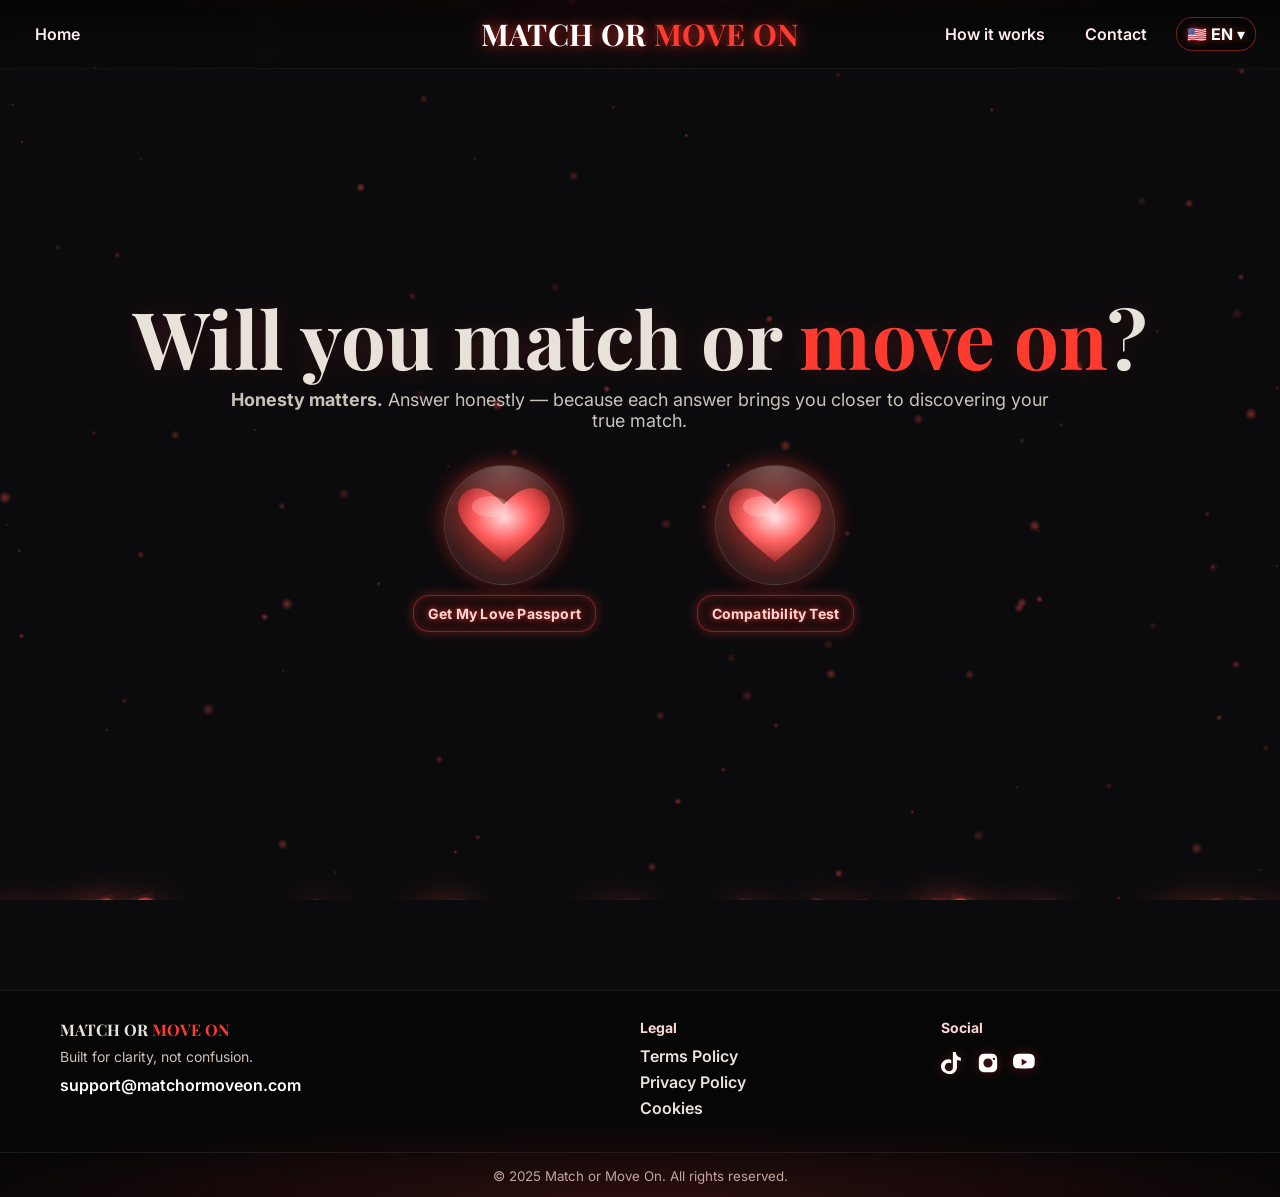
<file: paywall.html>
<!DOCTYPE html>
<html lang="fr">
<head>
  <meta charset="UTF-8" />
  <meta name="viewport" content="width=device-width,initial-scale=1" />
  <title>Paywall</title>
</head>
<body>
  <h1 id="p_name">Checkout</h1>
  <p id="p_desc"></p>
  <p><strong id="p_price"></strong></p>
  <button id="payBtn">Payer maintenant</button>
  <p id="status"></p>

  <script>
  (function(){
    // quel produit ? (passport | compat | fix)
    const params  = new URLSearchParams(location.search);
    const product = (params.get('product')||'').toLowerCase();

    // libellés + page à ouvrir après paiement
    const PRODUCTS = {
      passport: { name:"Get My Love Passport", price:"$4.99", desc:"Questionnaire + PDF.",
                  go:"love-passport.html", key:"paid_passport" },
      compat:   { name:"Compatibility Test",   price:"$9.99", desc:"Deux liens, score + mini analyse.",
                  go:"compatibility.html", key:"paid_compat" },
      fix:      { name:"Fix the Problem",      price:"$9.99", desc:"Analyse du conflit.",
                  go:"fix.html", key:"paid_fix" }
    };
    const cfg = PRODUCTS[product];
    if(!cfg){ location.replace('index.html'); return; }

    // afficher
    document.getElementById('p_name').textContent  = cfg.name;
    document.getElementById('p_price').textContent = cfg.price;
    document.getElementById('p_desc').textContent  = cfg.desc;

    // 1) créer la session stripe côté serveur
    document.getElementById('payBtn').addEventListener('click', async ()=>{
      document.getElementById('status').textContent = "Création de la session de paiement…";
      try{
        const r = await fetch('/api/checkout?product='+product);
        const j = await r.json();
        if(j.url){ window.location.href = j.url; }
        else{ document.getElementById('status').textContent = "Erreur de paiement."; }
      }catch(e){
        document.getElementById('status').textContent = "Erreur réseau.";
      }
    });

    // 2) retour de stripe : ?session_id=cs_...
    const sessionId = params.get('session_id');
    if(sessionId){
      document.getElementById('status').textContent = "Vérification du paiement…";
      fetch('/api/verify?id='+encodeURIComponent(sessionId))
        .then(r=>r.json())
        .then(j=>{
          if(j.paid){
            // flag local (simple) pour laisser entrer sur la page cible
            localStorage.setItem(cfg.key, JSON.stringify({paid:true, ts:Date.now(), sid:sessionId}));
            location.replace(cfg.go);
          }else{
            document.getElementById('status').textContent = "Paiement non confirmé.";
          }
        })
        .catch(()=> document.getElementById('status').textContent = "Erreur de vérification.");
    }
  })();
  </script>
</body>
</html>
</file>
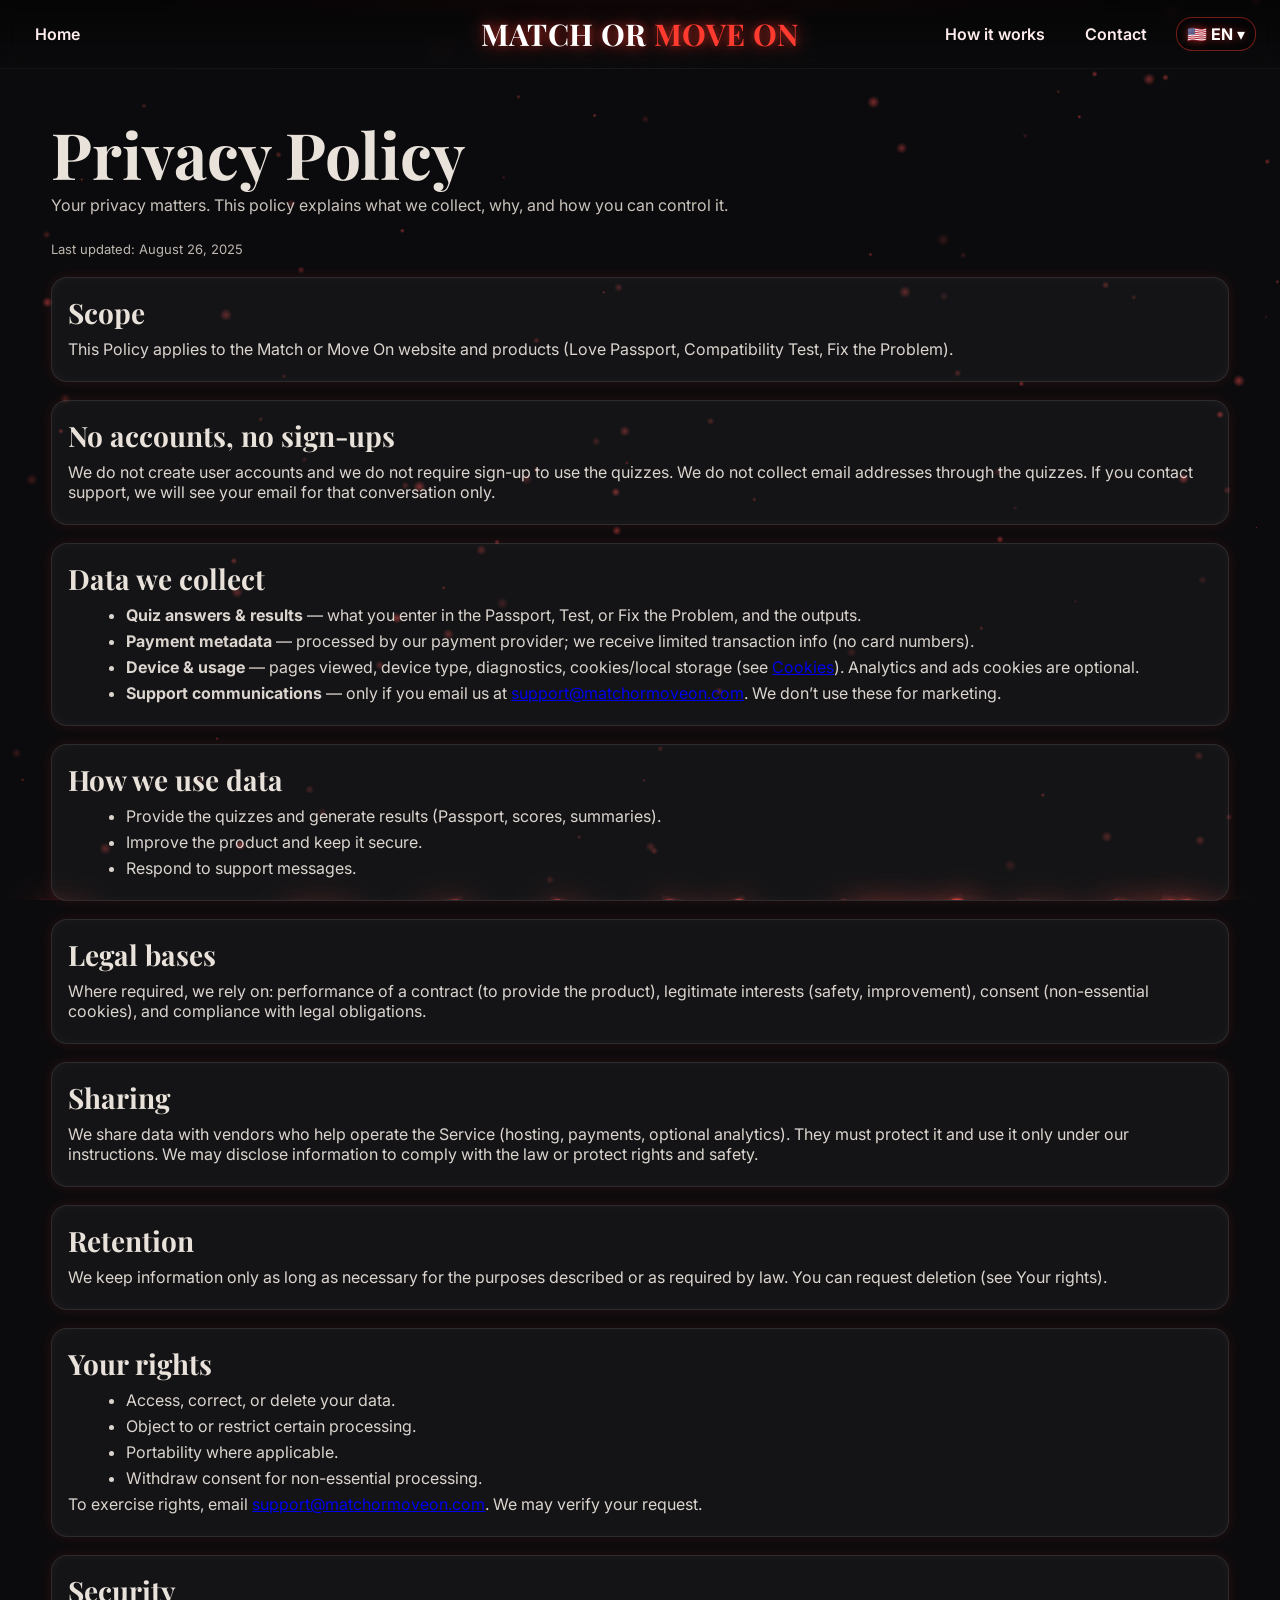
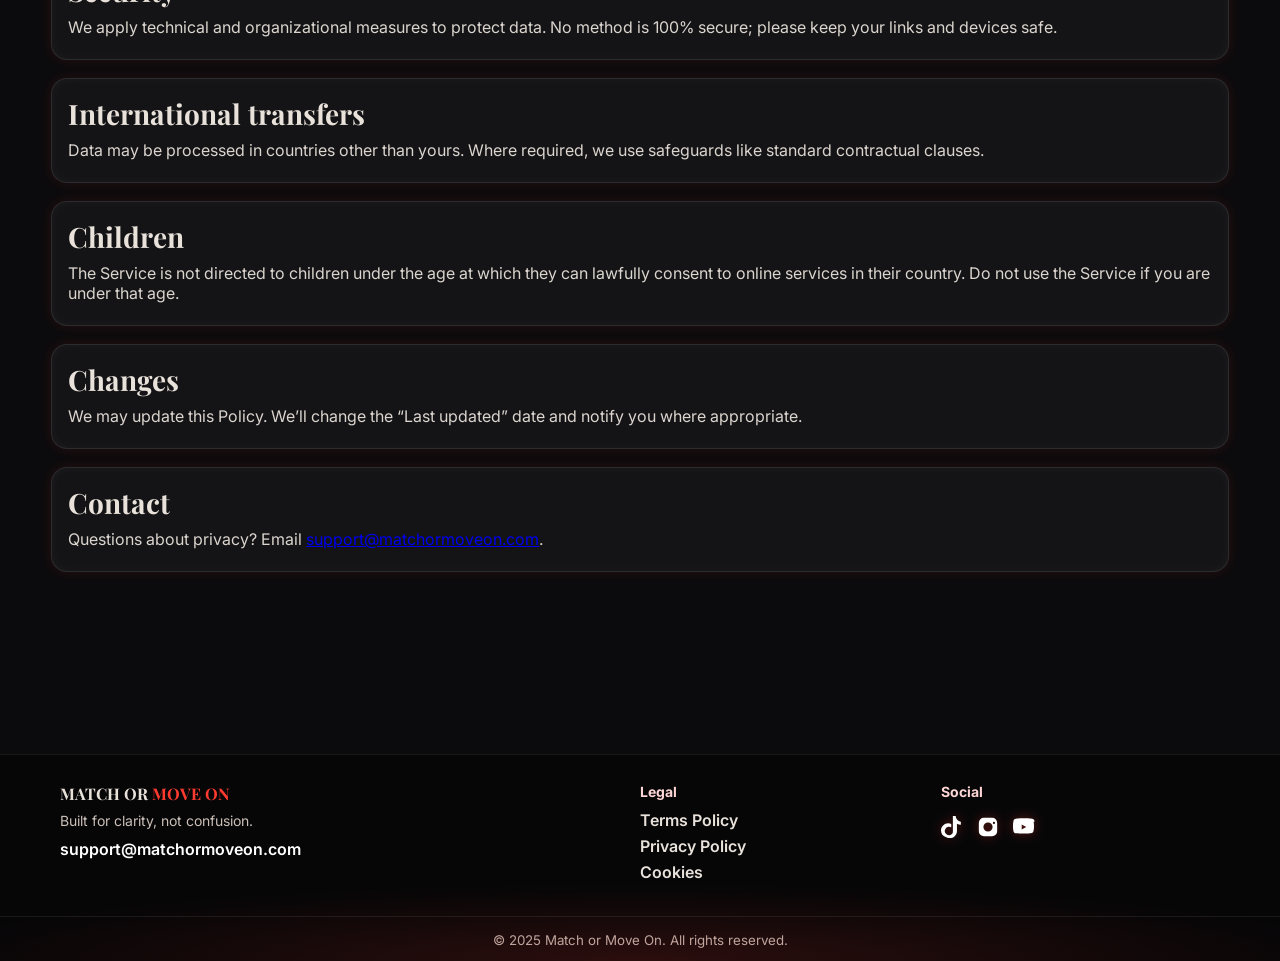
<file: privacy.html>
<!DOCTYPE html>
<html lang="en">
<head>
<meta charset="UTF-8"/>
<meta name="viewport" content="width=device-width, initial-scale=1.0"/>
<title>Privacy — Match or Move On</title>
<link rel="preconnect" href="https://fonts.gstatic.com" crossorigin>
<link href="https://fonts.googleapis.com/css2?family=Inter:wght@400;600&family=Playfair+Display:wght@700&display=swap" rel="stylesheet">
<style>
  :root{ --bg:#0b0b0d; --text:#e9e2db; --muted:#c9c2bb; --rose:#ff3b30; --glass:rgba(255,255,255,.04); }
  *{box-sizing:border-box}
  html,body{height:100%}
  body{margin:0;color:var(--text);overflow-x:hidden;font-family:Inter,system-ui,-apple-system,Segoe UI,Roboto,Arial;background:var(--bg)}

  /* layers */
  #sparks{position:fixed;inset:0;z-index:0;pointer-events:none}
  .bg-float{position:fixed;inset:0;z-index:1;pointer-events:none;overflow:hidden}

  /* NAV (style unifié) */
  .nav{position:fixed;top:0;left:0;right:0;z-index:6;display:grid;grid-template-columns:1fr auto 1fr;align-items:center;
    padding:14px 24px;backdrop-filter:blur(8px);
    background:linear-gradient(to bottom,rgba(0,0,0,.55),rgba(0,0,0,0)),
               radial-gradient(70% 50% at 50% 0%,rgba(255,59,48,.10),transparent 60%);
    border-bottom:1px solid rgba(255,255,255,.06)}
  .nav-left{justify-self:start}
  .nav-left a{color:#ffecec;text-decoration:none;font-weight:600;padding:8px 10px;border-radius:12px;border:1px solid transparent}
  .nav-left a:hover{border-color:rgba(255,59,48,.45);background:rgba(255,59,48,.10)}
  .logo-neon{justify-self:center;font-family:"Playfair Display",serif;font-weight:700;letter-spacing:.35px;
    font-size:clamp(18px,2.4vw,30px);color:#fff;text-transform:uppercase;white-space:nowrap;
    text-shadow:0 0 20px rgba(255,59,48,.65),0 0 8px rgba(255,59,48,.45)}
  .logo-neon .accent{color:var(--rose)}
  .nav-right{justify-self:end;display:flex;gap:18px;align-items:center}
  .nav-right a{color:#ffecec;text-decoration:none;font-weight:600;padding:8px 10px;border-radius:12px;border:1px solid transparent}
  .nav-right a:hover{border-color:rgba(255,59,48,.45);background:rgba(255,59,48,.10)}

  /* languages */
  .lang{position:relative;z-index:10}
  .lang-current{display:flex;align-items:center;gap:6px;background:rgba(0,0,0,.45);color:#fff;
    border:1px solid rgba(255,59,48,.45);padding:6px 10px;border-radius:16px;font-weight:700;cursor:pointer;
    text-shadow:0 0 8px rgba(255,59,48,.55); user-select:none}
  .lang-menu{position:absolute;right:0;top:115%;display:none;flex-direction:column;gap:6px;
    background:rgba(0,0,0,.8);border:1px solid rgba(255,59,48,.45);border-radius:12px;padding:8px;max-height:50vh;overflow:auto;
    -webkit-overflow-scrolling:touch; box-shadow:0 0 12px rgba(255,59,48,.35), inset 0 0 8px rgba(255,59,48,.25)}
  .lang.open .lang-menu{display:flex}
  @media (hover:hover){ .lang:hover .lang-menu{display:flex} }
  .lang-menu a{color:#fff;text-decoration:none;font-weight:600;padding:6px 10px;border-radius:10px}
  .lang-menu a:hover{background:rgba(255,59,48,.12)}

  /* PAGE */
  .wrap{position:relative;z-index:2;min-height:100vh;display:flex;align-items:flex-start;justify-content:center;padding:120px 20px 92px}
  .page{max-width:min(1100px,94vw)}
  .page h1{font-family:"Playfair Display",serif;font-size:clamp(34px,5.6vw,64px);line-height:1.05;margin:0 0 8px}
  .lead{color:var(--muted);max-width:820px;margin:6px 0 26px}
  .meta{font-size:13px;color:#bfb7b0;margin:0 0 20px}

  .policy{display:grid;grid-template-columns:1fr;gap:18px;align-items:start} /* une seule colonne (quick links retiré) */
  .card{background:var(--glass);border:1px solid rgba(255,255,255,.10);border-radius:16px;padding:16px;
        box-shadow:0 0 14px rgba(255,59,48,.12), inset 0 0 12px rgba(255,255,255,.04)}
  .card h2{margin:0 0 8px;font-family:"Playfair Display",serif;font-size:clamp(22px,3.2vw,28px)}
  .card p{margin:6px 0;color:#dcd5cf}
  .card ul{margin:6px 0 6px 18px;color:#dcd5cf}
  .card li{margin:6px 0}

  /* FOOTER (Explore retiré) */
  .site-footer{margin-top:90px;background:rgba(0,0,0,.45);border-top:1px solid rgba(255,255,255,.08);position:relative;overflow:hidden}
  .site-footer::before{content:"";position:absolute;inset:auto -20% 0 -20%;height:140px;
    background:radial-gradient(60% 80% at 50% 100%, rgba(255,59,48,.15), transparent 70%);pointer-events:none}
  .site-footer .f-wrap{max-width:1200px;margin:0 auto;padding:28px 20px;display:grid;grid-template-columns:2fr 1fr 1fr;gap:22px}
  .site-footer .f-col h4{margin:0 0 10px;font-size:14px;color:#ffd6d6}
  .site-footer .brand-title{font-family:"Playfair Display",serif;font-weight:700}
  .site-footer .brand-title span{color:var(--rose)}
  .site-footer .tag{margin:8px 0 10px;color:#cbbfb7;font-size:14px}
  .site-footer .mail{color:#fff;text-decoration:none;font-weight:600}
  .site-footer .mail:hover{color:var(--rose)}
  .site-footer a{display:block;color:#e9e2db;text-decoration:none;margin:6px 0;font-weight:600}
  .site-footer a:hover{color:var(--rose)}
  .site-footer .icons a{display:inline-block;margin-right:10px;font-size:18px;filter:drop-shadow(0 0 6px rgba(255,59,48,.35))}
  .site-footer .f-bottom{border-top:1px solid rgba(255,255,255,.08);text-align:center;padding:12px 16px;color:#b9b1aa}

  /* ====== MOBILE ONLY ====== */
  @media (max-width:768px){
    .nav{display:flex;flex-wrap:wrap;gap:8px 12px;padding:10px 12px}
    .logo-neon{order:0;width:100%;text-align:center;font-size:clamp(16px,5.2vw,22px)}
    .nav-left{order:1}
    .nav-right{order:1;margin-left:auto;display:flex;gap:14px;align-items:center}
    .nav-left a,.nav-right a{font-size:14px}
    .lang-current{font-size:12px;padding:6px 10px}

    .wrap{padding-top:112px}
    .site-footer .f-wrap{grid-template-columns:1fr;text-align:center}
    .site-footer .icons a{margin:0 8px}
    .site-footer .f-bottom{padding:10px 14px;font-size:12px}
  }
  @media (max-width:380px){
    .nav-left a,.nav-right a{font-size:13px}
    .lang-current{font-size:11px}
  }

  /* ====== DESKTOP BOOST (large) ====== */
  @media (min-width:1024px){
    .page{max-width:min(1280px,92vw)}
  }

  /* floating items */
  .float-item{position:absolute;top:100vh;left:0;width:var(--w,48px);height:auto;opacity:.95;
    filter:drop-shadow(0 8px 18px rgba(255,59,48,.45));
    transform:translateX(var(--x,0)) translateY(0) rotate(var(--r,0deg));
    animation:floatUp var(--t,20s) linear infinite, spin var(--spin,18s) linear infinite;will-change:transform,opacity}
  @keyframes floatUp{
    0%{transform:translateX(var(--x,0)) translateY(0) rotate(var(--r,0deg));opacity:0}
    10%{opacity:1}
    100%{transform:translateX(calc(var(--x,0) + 40px)) translateY(-120vh) rotate(var(--rEnd,360deg));opacity:0}
  }
  @keyframes spin{
    0%{filter:drop-shadow(0 8px 18px rgba(255,59,48,.45))}
    50%{filter:drop-shadow(0 12px 26px rgba(255,59,48,.60))}
    100%{filter:drop-shadow(0 8px 18px rgba(255,59,48,.45))}
  }
  html{scroll-behavior:smooth}
</style>
</head>
<body>

<!-- background sparkles -->
<canvas id="sparks"></canvas>
<!-- floating hearts layer -->
<div class="bg-float" id="hearts"></div>

<!-- NAV -->
<nav class="nav">
  <div class="nav-left"><a href="index.html">Home</a></div>
  <div class="logo-neon">MATCH OR <span class="accent">MOVE ON</span></div>
  <div class="nav-right">
    <a href="how-it-works.html">How it works</a>
    <a href="contact.html">Contact</a>
    <div class="lang" id="lang">
      <div class="lang-current" id="langBtn">🇺🇸 EN ▾</div>
      <div class="lang-menu" id="langMenu">
        <a href="index-fr.html">🇫🇷 FR</a><a href="index-pt.html">🇵🇹 PT</a><a href="index-es.html">🇪🇸 ES</a>
      </div>
    </div>
  </div>
</nav>

<main class="wrap">
  <section class="page">
    <h1>Privacy Policy</h1>
    <p class="lead">Your privacy matters. This policy explains what we collect, why, and how you can control it.</p>
    <p class="meta">Last updated: August 26, 2025</p>

    <div class="policy">
      <article class="card" id="scope">
        <h2>Scope</h2>
        <p>This Policy applies to the Match or Move On website and products (Love Passport, Compatibility Test, Fix the Problem).</p>
      </article>

      <article class="card" id="accounts">
        <h2>No accounts, no sign-ups</h2>
        <p>We do not create user accounts and we do not require sign-up to use the quizzes. We do not collect email addresses through the quizzes. If you contact support, we will see your email for that conversation only.</p>
      </article>

      <article class="card" id="data-we-collect">
        <h2>Data we collect</h2>
        <ul>
          <li><strong>Quiz answers & results</strong> — what you enter in the Passport, Test, or Fix the Problem, and the outputs.</li>
          <li><strong>Payment metadata</strong> — processed by our payment provider; we receive limited transaction info (no card numbers).</li>
          <li><strong>Device & usage</strong> — pages viewed, device type, diagnostics, cookies/local storage (see <a href="cookies.html">Cookies</a>). Analytics and ads cookies are optional.</li>
          <li><strong>Support communications</strong> — only if you email us at <a class="mail" href="mailto:support@matchormoveon.com">support@matchormoveon.com</a>. We don’t use these for marketing.</li>
        </ul>
      </article>

      <article class="card" id="how-we-use">
        <h2>How we use data</h2>
        <ul>
          <li>Provide the quizzes and generate results (Passport, scores, summaries).</li>
          <li>Improve the product and keep it secure.</li>
          <li>Respond to support messages.</li>
        </ul>
      </article>

      <article class="card" id="legal-bases">
        <h2>Legal bases</h2>
        <p>Where required, we rely on: performance of a contract (to provide the product), legitimate interests (safety, improvement), consent (non-essential cookies), and compliance with legal obligations.</p>
      </article>

      <article class="card" id="sharing">
        <h2>Sharing</h2>
        <p>We share data with vendors who help operate the Service (hosting, payments, optional analytics). They must protect it and use it only under our instructions. We may disclose information to comply with the law or protect rights and safety.</p>
      </article>

      <article class="card" id="retention">
        <h2>Retention</h2>
        <p>We keep information only as long as necessary for the purposes described or as required by law. You can request deletion (see Your rights).</p>
      </article>

      <article class="card" id="your-rights">
        <h2>Your rights</h2>
        <ul>
          <li>Access, correct, or delete your data.</li>
          <li>Object to or restrict certain processing.</li>
          <li>Portability where applicable.</li>
          <li>Withdraw consent for non-essential processing.</li>
        </ul>
        <p>To exercise rights, email <a class="mail" href="mailto:support@matchormoveon.com">support@matchormoveon.com</a>. We may verify your request.</p>
      </article>

      <article class="card" id="security">
        <h2>Security</h2>
        <p>We apply technical and organizational measures to protect data. No method is 100% secure; please keep your links and devices safe.</p>
      </article>

      <article class="card" id="intl">
        <h2>International transfers</h2>
        <p>Data may be processed in countries other than yours. Where required, we use safeguards like standard contractual clauses.</p>
      </article>

      <article class="card" id="children">
        <h2>Children</h2>
        <p>The Service is not directed to children under the age at which they can lawfully consent to online services in their country. Do not use the Service if you are under that age.</p>
      </article>

      <article class="card" id="changes">
        <h2>Changes</h2>
        <p>We may update this Policy. We’ll change the “Last updated” date and notify you where appropriate.</p>
      </article>

      <article class="card" id="contact">
        <h2>Contact</h2>
        <p>Questions about privacy? Email <a class="mail" href="mailto:support@matchormoveon.com">support@matchormoveon.com</a>.</p>
      </article>
    </div>
  </section>
</main>

<!-- FOOTER -->
<footer class="site-footer" id="footer">
  <div class="f-wrap">
    <div class="f-col brand">
      <div class="brand-title">MATCH OR <span>MOVE ON</span></div>
      <p class="tag">Built for clarity, not confusion.</p>
      <a class="mail" href="mailto:support@matchormoveon.com">support@matchormoveon.com</a>
    </div>

    <nav class="f-col legal">
      <h4>Legal</h4>
      <a href="terms.html">Terms Policy</a>
      <a href="privacy.html" aria-current="page">Privacy Policy</a>
      <a href="cookies.html">Cookies</a>
    </nav>

    <div class="f-col social">
      <h4>Social</h4>
      <div class="icons">
        <a href="https://tiktok.com" aria-label="TikTok">
          <svg xmlns="http://www.w3.org/2000/svg" width="22" height="22" fill="white" viewBox="0 0 24 24"><path d="M12.72 0h3.33c.1 1.56.7 3.04 1.7 4.2 1 1.18 2.4 1.93 3.9 2.07v3.39c-1.47-.05-2.94-.42-4.23-1.15v7.73c0 4.38-3.57 7.96-7.96 7.96-1.54 0-3.04-.46-4.33-1.31A7.96 7.96 0 0 1 0 15.96c0-4.39 3.57-7.96 7.96-7.96 1.1 0 2.2.24 3.21.68v3.68a4.57 4.57 0 0 0-3.21-.68 4.58 4.58 0 0 0-3.65 3.48 4.57 4.57 0 0 0 7.54 4.56c.69-.6 1.11-1.48 1.1-2.4V0Z"/></svg>
        </a>
        <a href="https://instagram.com" aria-label="Instagram">
          <svg xmlns="http://www.w3.org/2000/svg" width="22" height="22" fill="white" viewBox="0 0 24 24"><path d="M7.5 2h9a5.5 5.5 0 0 1 5.5 5.5v9A5.5 5.5 0 0 1 16.5 22h-9A5.5 5.5 0 0 1 2 16.5v-9A5.5 5.5 0 0 1 7.5 2ZM12 7a5 5 0 1 0 0 10 5 5 0 0 0 0-10Zm6.5-.75a1.25 1.25 0 1 0 0 2.5 1.25 1.25 0 0 0 0-2.5Z"/></svg>
        </a>
        <a href="https://youtube.com" aria-label="YouTube">
          <svg xmlns="http://www.w3.org/2000/svg" width="22" height="22" fill="white" viewBox="0 0 24 24"><path d="M23.5 6.2s-.2-1.6-.8-2.3c-.8-.9-1.7-.9-2.1-1C17.6 2.5 12 2.5 12 2.5h-.1s-5.6 0-8.6.4c-.4.1-1.3.1-2.1 1-.6.7-.8 2.3-.8 2.3S0 8.1 0 10v1.9c0 1.9.4 3.8.4 3.8s.2 1.6.8 2.3c.8.9 1.9.8 2.4.9 1.7.2 7.4.3 7.4.3s5.6 0 8.6-.4c.4-.1 1.3-.1 2.1-1 .6-.7.8-2.3.8-2.3s.4-1.9.4-3.8V10c0-1.9-.4-3.8-.4-3.8ZM9.5 14.6v-5.2l5 2.6-5 2.6Z"/></svg>
        </a>
      </div>
    </div>
  </div>
  <div class="f-bottom"><small>© 2025 Match or Move On. All rights reserved.</small></div>
</footer>

<!-- ===== SCRIPTS ===== -->

<!-- sparkles -->
<script>
const s=document.getElementById('sparks'),ctx=s.getContext('2d');let W,H,PS;
function size(){W=s.width=innerWidth;H=s.height=innerHeight;
  const n=Math.min(180,Math.floor(W*H/11000));
  PS=Array.from({length:n},()=>({x:Math.random()*W,y:Math.random()*H,r:Math.random()*1.8+.4,a:Math.random()*6.28,s:Math.random()*.45+.12,o:Math.random()*.35+.15}));
}
function loop(){ctx.clearRect(0,0,W,H);
  for(const p of PS){p.a+=.0028;p.x+=Math.cos(p.a)*p.s;p.y+=Math.sin(p.a)*p.s*.45;
    if(p.x<-10)p.x=W+10;if(p.x>W+10)p.x=-10;if(p.y<-10)p.y=H+10;if(p.y>H+10)p.y=-10;
    const g=ctx.createRadialGradient(p.x,p.y,0,p.x,p.y,p.r*3);g.addColorStop(0,`rgba(255,80,80,${p.o})`);g.addColorStop(1,'rgba(255,80,80,0)');
    ctx.fillStyle=g;ctx.beginPath();ctx.arc(p.x,p.y,p.r*3,0,6.28);ctx.fill();}
  requestAnimationFrame(loop);
}
addEventListener('resize',size);size();loop();
</script>

<!-- floating hearts -->
<script>
(function(){
  const LAYER=document.getElementById('hearts'); if(!LAYER) return;
  const HEART=encodeURIComponent(`<svg xmlns="http://www.w3.org/2000/svg" width="80" height="72" viewBox="0 0 40 36">
    <defs><radialGradient id="hg" cx="50%" cy="40%" r="70%"><stop offset="0%" stop-color="#ffd0d4"/><stop offset="45%" stop-color="#ff5252"/><stop offset="100%" stop-color="#7c1414"/></radialGradient></defs>
    <g filter="drop-shadow(0 4px 10px rgba(255,80,80,.55))">
      <path d="M20 34 C5 22,0 16,0 10 C0 5,4 2,8 2 C12 2,15 4,20 9 C25 4,28 2,32 2 C36 2,40 5,40 10 C40 16,35 22,20 34Z" fill="url(#hg)"/>
      <ellipse cx="14" cy="10" rx="8" ry="4.5" fill="white" opacity=".22"/>
    </g></svg>`);
  const isM = matchMedia('(max-width:768px)').matches;
  const COUNT=isM?12:18, MIN_W=22, MAX_W=64, MIN_T=18, MAX_T=28;
  function spawn(svg){
    const el=document.createElement('img');
    el.src=`data:image/svg+xml;utf8,${svg}`; el.className='float-item';
    el.style.left=Math.random()*100+'vw';
    el.style.setProperty('--w',(MIN_W+Math.random()*(MAX_W-MIN_W))+'px');
    el.style.setProperty('--x',(Math.random()*80-40)+'px');
    el.style.setProperty('--t',(MIN_T+Math.random()*(MAX_T-MIN_T))+'s');
    el.style.setProperty('--r',(Math.random()*40-20)+'deg');
    el.style.setProperty('--rEnd',(200+Math.random()*260)+'deg');
    el.style.setProperty('--spin',(14+Math.random()*10)+'s');
    el.style.animationDelay=(Math.random()*12).toFixed(2)+'s';
    LAYER.appendChild(el);
  }
  for(let i=0;i<COUNT;i++) spawn(HEART);
})();
</script>

<!-- language dropdown -->
<script>
(function(){
  const lang=document.getElementById('lang'), btn=document.getElementById('langBtn'), menu=document.getElementById('langMenu');
  if(!lang||!btn||!menu) return;
  function close(){ lang.classList.remove('open'); btn.setAttribute('aria-expanded','false'); }
  btn.addEventListener('click', (e)=>{ e.stopPropagation(); lang.classList.toggle('open'); btn.setAttribute('aria-expanded',lang.classList.contains('open')); });
  document.addEventListener('click', close);
  document.addEventListener('keydown', (e)=>{ if(e.key==='Escape') close(); });
})();
</script>

</body>
</html>
</file>
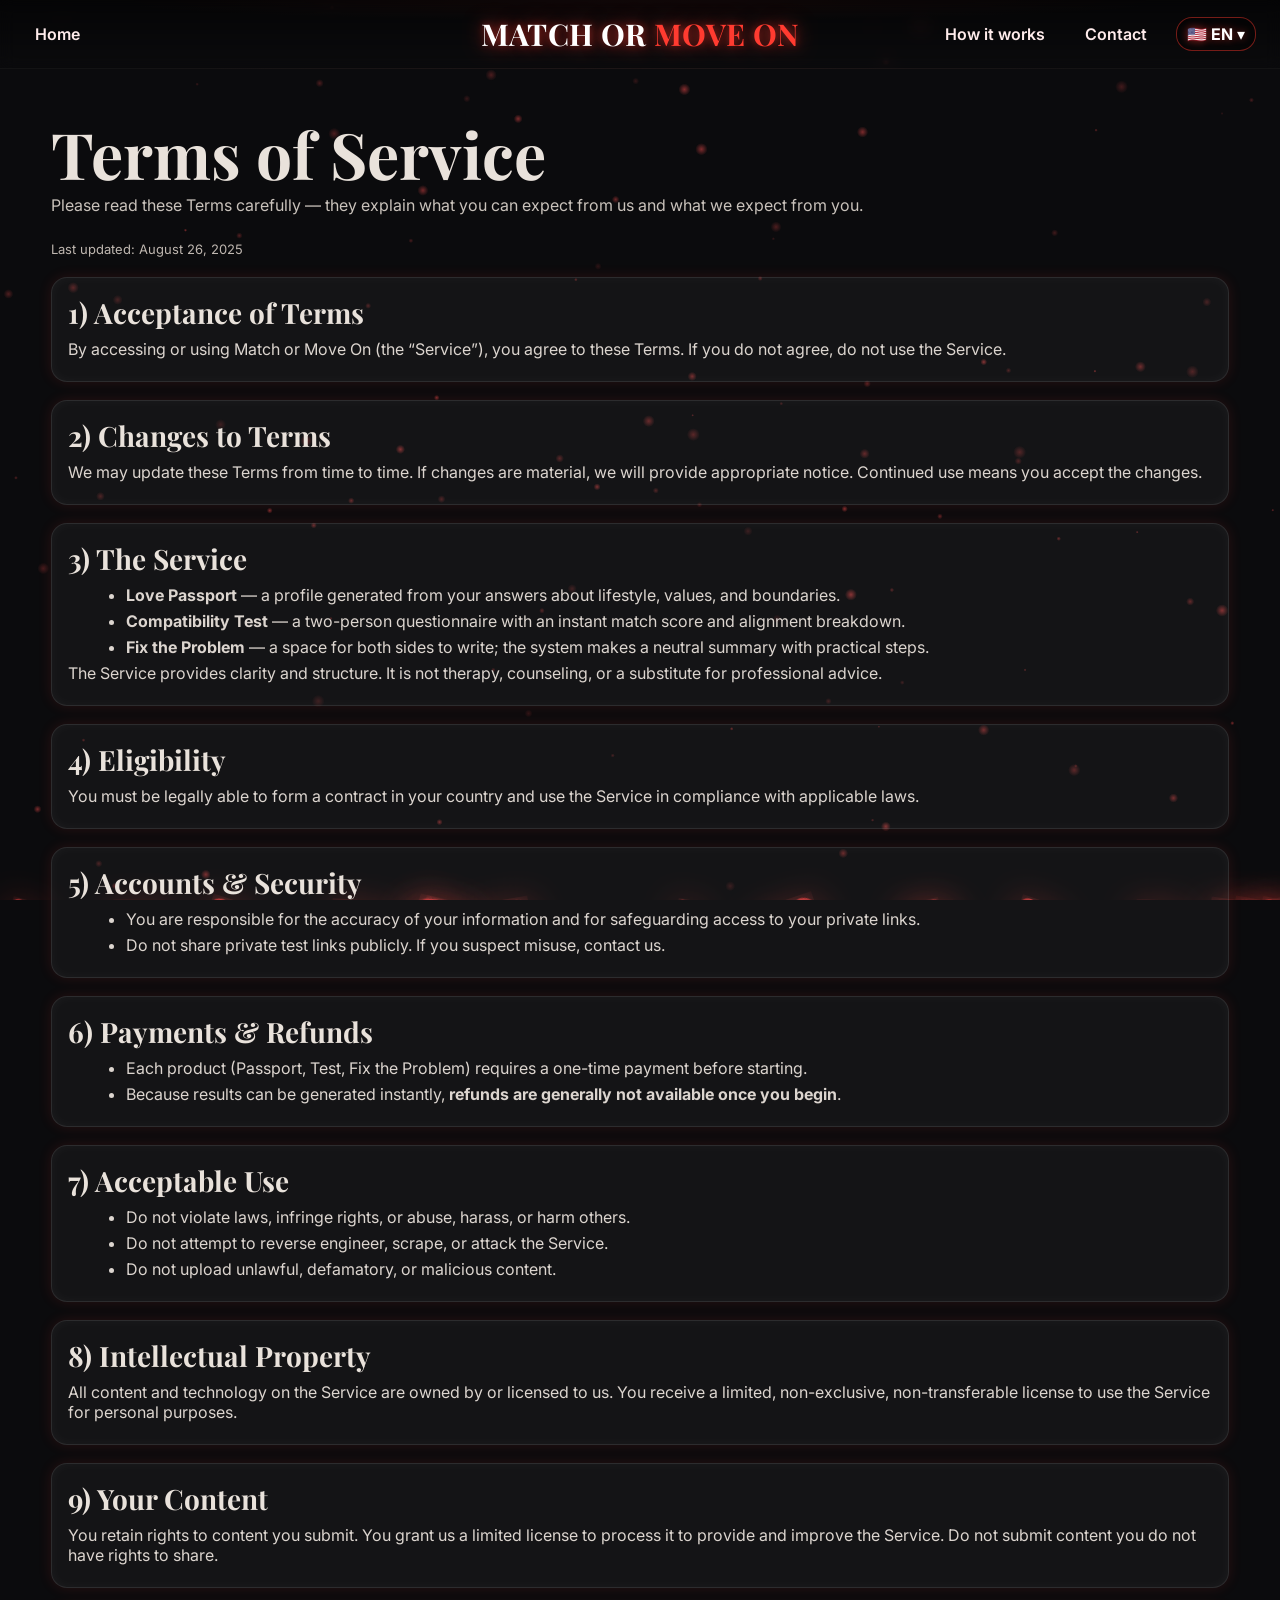
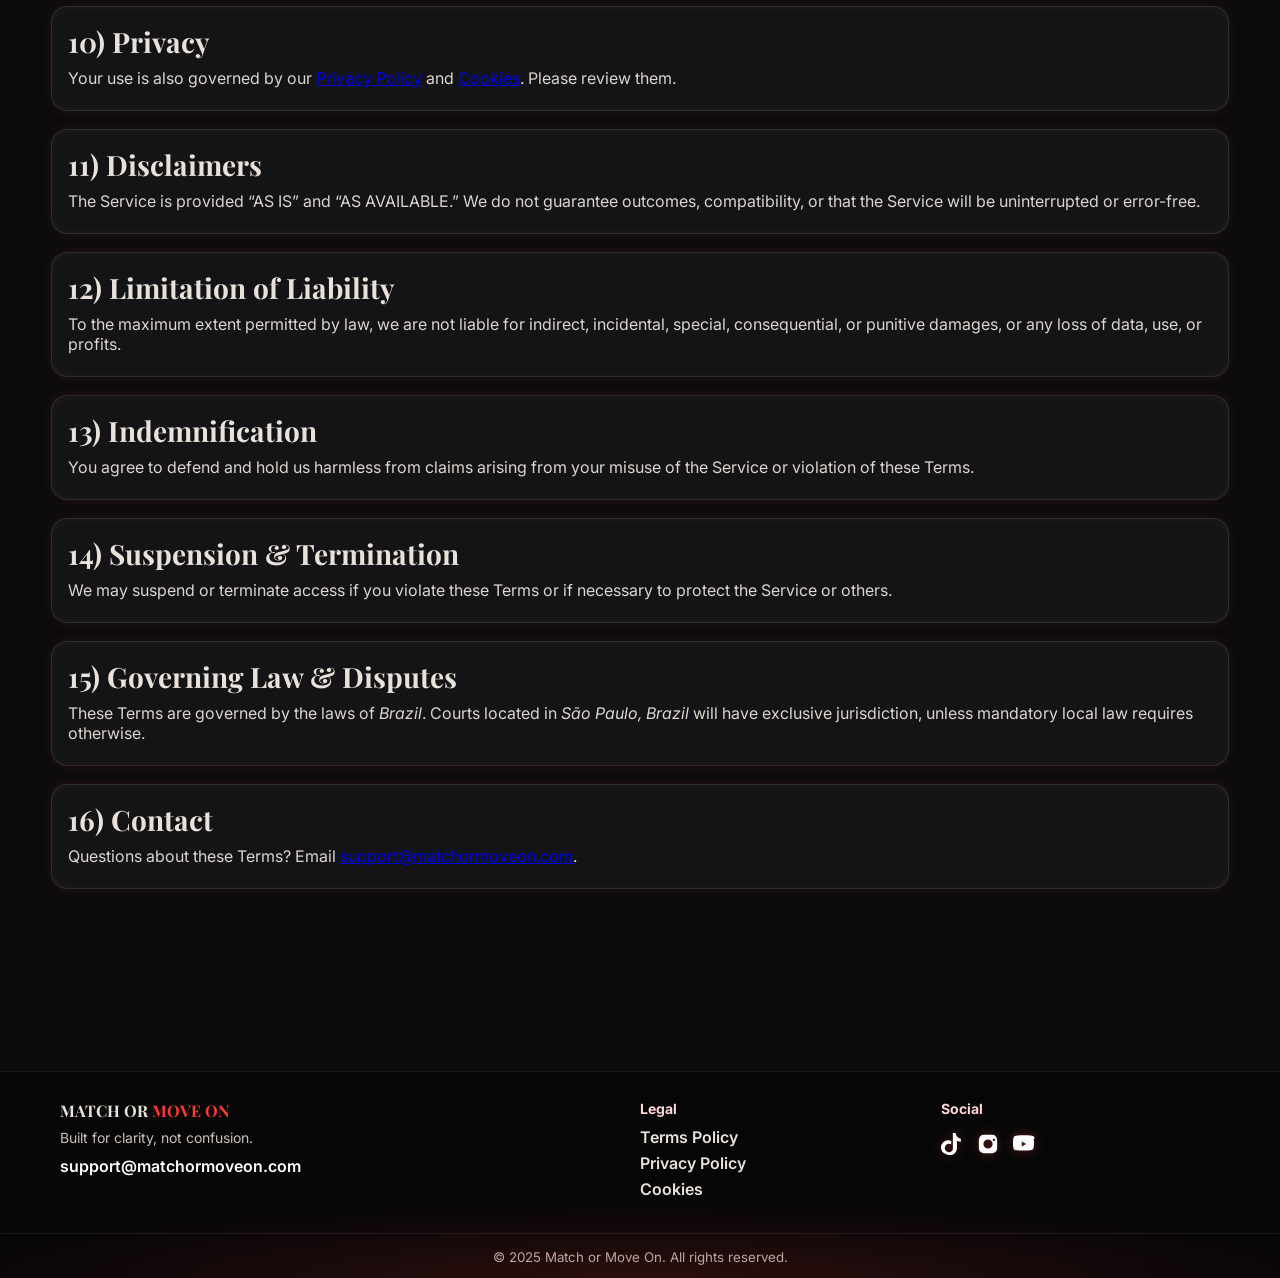
<file: terms.html>
<!DOCTYPE html>
<html lang="en">
<head>
<meta charset="UTF-8"/>
<meta name="viewport" content="width=device-width, initial-scale=1.0"/>
<title>Terms — Match or Move On</title>
<link rel="preconnect" href="https://fonts.gstatic.com" crossorigin>
<link href="https://fonts.googleapis.com/css2?family=Inter:wght@400;600&family=Playfair+Display:wght@700&display=swap" rel="stylesheet">
<style>
  :root{ --bg:#0b0b0d; --text:#e9e2db; --muted:#c9c2bb; --rose:#ff3b30; --glass:rgba(255,255,255,.04); }
  *{box-sizing:border-box}
  html,body{height:100%}
  body{margin:0;color:var(--text);overflow-x:hidden;font-family:Inter,system-ui,-apple-system,Segoe UI,Roboto,Arial;background:var(--bg)}

  /* layers */
  #sparks{position:fixed;inset:0;z-index:0;pointer-events:none}
  .bg-float{position:fixed;inset:0;z-index:1;pointer-events:none;overflow:hidden}

  /* NAV (inchangé) */
  .nav{position:fixed;top:0;left:0;right:0;z-index:6;display:grid;grid-template-columns:1fr auto 1fr;align-items:center;
    padding:14px 24px;backdrop-filter:blur(8px);
    background:linear-gradient(to bottom,rgba(0,0,0,.55),rgba(0,0,0,0)),
               radial-gradient(70% 50% at 50% 0%,rgba(255,59,48,.10),transparent 60%);
    border-bottom:1px solid rgba(255,255,255,.06)}
  .nav-left{justify-self:start}
  .nav-left a{color:#ffecec;text-decoration:none;font-weight:600;padding:8px 10px;border-radius:12px;border:1px solid transparent}
  .nav-left a:hover{border-color:rgba(255,59,48,.45);background:rgba(255,59,48,.10)}
  .logo-neon{justify-self:center;font-family:"Playfair Display",serif;font-weight:700;letter-spacing:.35px;
    font-size:clamp(18px,2.4vw,30px);color:#fff;text-transform:uppercase;white-space:nowrap;
    text-shadow:0 0 20px rgba(255,59,48,.65),0 0 8px rgba(255,59,48,.45)}
  .logo-neon .accent{color:var(--rose)}
  .nav-right{justify-self:end;display:flex;gap:18px;align-items:center}
  .nav-right a{color:#ffecec;text-decoration:none;font-weight:600;padding:8px 10px;border-radius:12px;border:1px solid transparent}
  .nav-right a:hover{border-color:rgba(255,59,48,.45);background:rgba(255,59,48,.10)}

  /* languages */
  .lang{position:relative;z-index:10}
  .lang-current{display:flex;align-items:center;gap:6px;background:rgba(0,0,0,.45);color:#fff;
    border:1px solid rgba(255,59,48,.45);padding:6px 10px;border-radius:16px;font-weight:700;cursor:pointer;
    text-shadow:0 0 8px rgba(255,59,48,.55); user-select:none}
  .lang-menu{position:absolute;right:0;top:115%;display:none;flex-direction:column;gap:6px;
    background:rgba(0,0,0,.8);border:1px solid rgba(255,59,48,.45);border-radius:12px;padding:8px;max-height:50vh;overflow:auto;
    -webkit-overflow-scrolling:touch; box-shadow:0 0 12px rgba(255,59,48,.35), inset 0 0 8px rgba(255,59,48,.25)}
  .lang.open .lang-menu{display:flex}
  @media (hover:hover){ .lang:hover .lang-menu{display:flex} }
  .lang-menu a{color:#fff;text-decoration:none;font-weight:600;padding:6px 10px;border-radius:10px}
  .lang-menu a:hover{background:rgba(255,59,48,.12)}

  /* PAGE */
  .wrap{position:relative;z-index:2;min-height:100vh;display:flex;align-items:flex-start;justify-content:center;padding:120px 20px 92px}
  .page{max-width:min(1100px,94vw)}
  .page h1{font-family:"Playfair Display",serif;font-size:clamp(34px,5.6vw,64px);line-height:1.05;margin:0 0 8px}
  .lead{color:var(--muted);max-width:820px;margin:6px 0 26px}
  .meta{font-size:13px;color:#bfb7b0;margin:0 0 20px}

  .policy{display:grid;grid-template-columns:1fr;gap:18px;align-items:start} /* plus de colonne latérale */
  .card{background:var(--glass);border:1px solid rgba(255,255,255,.10);border-radius:16px;padding:16px;
        box-shadow:0 0 14px rgba(255,59,48,.12), inset 0 0 12px rgba(255,255,255,.04)}
  .card h2{margin:0 0 8px;font-family:"Playfair Display",serif;font-size:clamp(22px,3.2vw,28px)}
  .card h3{margin:6px 0 6px}
  .card p{margin:6px 0;color:#dcd5cf}
  .card ul{margin:6px 0 6px 18px;color:#dcd5cf}
  .card li{margin:6px 0}

  /* FOOTER (Explore retiré) */
  .site-footer{margin-top:90px;background:rgba(0,0,0,.45);border-top:1px solid rgba(255,255,255,.08);position:relative;overflow:hidden}
  .site-footer::before{content:"";position:absolute;inset:auto -20% 0 -20%;height:140px;
    background:radial-gradient(60% 80% at 50% 100%, rgba(255,59,48,.15), transparent 70%);pointer-events:none}
  .site-footer .f-wrap{max-width:1200px;margin:0 auto;padding:28px 20px;display:grid;grid-template-columns:2fr 1fr 1fr;gap:22px}
  .site-footer .f-col h4{margin:0 0 10px;font-size:14px;color:#ffd6d6}
  .site-footer .brand-title{font-family:"Playfair Display",serif;font-weight:700}
  .site-footer .brand-title span{color:var(--rose)}
  .site-footer .tag{margin:8px 0 10px;color:#cbbfb7;font-size:14px}
  .site-footer .mail{color:#fff;text-decoration:none;font-weight:600}
  .site-footer .mail:hover{color:var(--rose)}
  .site-footer a{display:block;color:#e9e2db;text-decoration:none;margin:6px 0;font-weight:600}
  .site-footer a:hover{color:var(--rose)}
  .site-footer .icons a{display:inline-block;margin-right:10px;font-size:18px;filter:drop-shadow(0 0 6px rgba(255,59,48,.35))}
  .site-footer .f-bottom{border-top:1px solid rgba(255,255,255,.08);text-align:center;padding:12px 16px;color:#b9b1aa}

  /* ====== MOBILE ONLY ====== */
  @media (max-width:768px){
    .nav{display:flex;flex-wrap:wrap;gap:8px 12px;padding:10px 12px}
    .logo-neon{order:0;width:100%;text-align:center;font-size:clamp(16px,5.2vw,22px)}
    .nav-left{order:1}
    .nav-right{order:1;margin-left:auto;display:flex;gap:14px;align-items:center}
    .nav-left a,.nav-right a{font-size:14px}
    .lang-current{font-size:12px;padding:6px 10px}

    .wrap{padding-top:112px}
    .site-footer .f-wrap{grid-template-columns:1fr;text-align:center}
    .site-footer .icons a{margin:0 8px}
    .site-footer .f-bottom{padding:10px 14px;font-size:12px}
  }
  @media (max-width:380px){
    .nav-left a,.nav-right a{font-size:13px}
    .lang-current{font-size:11px}
  }

  /* ====== DESKTOP BOOST (large) ====== */
  @media (min-width:1024px){
    .page{max-width:min(1280px,92vw)}
  }

  /* floating items */
  .float-item{position:absolute;top:100vh;left:0;width:var(--w,48px);height:auto;opacity:.95;
    filter:drop-shadow(0 8px 18px rgba(255,59,48,.45));
    transform:translateX(var(--x,0)) translateY(0) rotate(var(--r,0deg));
    animation:floatUp var(--t,20s) linear infinite, spin var(--spin,18s) linear infinite;will-change:transform,opacity}
  @keyframes floatUp{
    0%{transform:translateX(var(--x,0)) translateY(0) rotate(var(--r,0deg));opacity:0}
    10%{opacity:1}
    100%{transform:translateX(calc(var(--x,0) + 40px)) translateY(-120vh) rotate(var(--rEnd,360deg));opacity:0}
  }
  @keyframes spin{
    0%{filter:drop-shadow(0 8px 18px rgba(255,59,48,.45))}
    50%{filter:drop-shadow(0 12px 26px rgba(255,59,48,.60))}
    100%{filter:drop-shadow(0 8px 18px rgba(255,59,48,.45))}
  }
  html{scroll-behavior:smooth}
</style>
</head>
<body>

<!-- background sparkles -->
<canvas id="sparks"></canvas>
<!-- floating hearts layer -->
<div class="bg-float" id="hearts"></div>

<!-- NAV -->
<nav class="nav">
  <div class="nav-left"><a href="index.html">Home</a></div>
  <div class="logo-neon">MATCH OR <span class="accent">MOVE ON</span></div>
  <div class="nav-right">
    <a href="how-it-works.html">How it works</a>
    <a href="contact.html">Contact</a>
    <div class="lang" id="lang">
      <div class="lang-current" id="langBtn">🇺🇸 EN ▾</div>
      <div class="lang-menu" id="langMenu">
        <a href="index-fr.html">🇫🇷 FR</a><a href="index-pt.html">🇵🇹 PT</a><a href="index-es.html">🇪🇸 ES</a>
      </div>
    </div>
  </div>
</nav>

<main class="wrap">
  <section class="page">
    <h1>Terms of Service</h1>
    <p class="lead">Please read these Terms carefully — they explain what you can expect from us and what we expect from you.</p>
    <p class="meta">Last updated: August 26, 2025</p>

    <div class="policy">
      <article class="card" id="acceptance">
        <h2>1) Acceptance of Terms</h2>
        <p>By accessing or using Match or Move On (the “Service”), you agree to these Terms. If you do not agree, do not use the Service.</p>
      </article>

      <article class="card" id="changes">
        <h2>2) Changes to Terms</h2>
        <p>We may update these Terms from time to time. If changes are material, we will provide appropriate notice. Continued use means you accept the changes.</p>
      </article>

      <article class="card" id="services">
        <h2>3) The Service</h2>
        <ul>
          <li><strong>Love Passport</strong> — a profile generated from your answers about lifestyle, values, and boundaries.</li>
          <li><strong>Compatibility Test</strong> — a two-person questionnaire with an instant match score and alignment breakdown.</li>
          <li><strong>Fix the Problem</strong> — a space for both sides to write; the system makes a neutral summary with practical steps.</li>
        </ul>
        <p>The Service provides clarity and structure. It is not therapy, counseling, or a substitute for professional advice.</p>
      </article>

      <article class="card" id="eligibility">
        <h2>4) Eligibility</h2>
        <p>You must be legally able to form a contract in your country and use the Service in compliance with applicable laws.</p>
      </article>

      <article class="card" id="accounts">
        <h2>5) Accounts & Security</h2>
        <ul>
          <li>You are responsible for the accuracy of your information and for safeguarding access to your private links.</li>
          <li>Do not share private test links publicly. If you suspect misuse, contact us.</li>
        </ul>
      </article>

      <article class="card" id="payments">
        <h2>6) Payments & Refunds</h2>
        <ul>
          <li>Each product (Passport, Test, Fix the Problem) requires a one-time payment before starting.</li>
          <li>Because results can be generated instantly, <strong>refunds are generally not available once you begin</strong>.</li>
        </ul>
      </article>

      <article class="card" id="rules">
        <h2>7) Acceptable Use</h2>
        <ul>
          <li>Do not violate laws, infringe rights, or abuse, harass, or harm others.</li>
          <li>Do not attempt to reverse engineer, scrape, or attack the Service.</li>
          <li>Do not upload unlawful, defamatory, or malicious content.</li>
        </ul>
      </article>

      <article class="card" id="ip">
        <h2>8) Intellectual Property</h2>
        <p>All content and technology on the Service are owned by or licensed to us. You receive a limited, non-exclusive, non-transferable license to use the Service for personal purposes.</p>
      </article>

      <article class="card" id="user-content">
        <h2>9) Your Content</h2>
        <p>You retain rights to content you submit. You grant us a limited license to process it to provide and improve the Service. Do not submit content you do not have rights to share.</p>
      </article>

      <article class="card" id="privacy">
        <h2>10) Privacy</h2>
        <p>Your use is also governed by our <a href="privacy.html">Privacy Policy</a> and <a href="cookies.html">Cookies</a>. Please review them.</p>
      </article>

      <article class="card" id="disclaimer">
        <h2>11) Disclaimers</h2>
        <p>The Service is provided “AS IS” and “AS AVAILABLE.” We do not guarantee outcomes, compatibility, or that the Service will be uninterrupted or error-free.</p>
      </article>

      <article class="card" id="liability">
        <h2>12) Limitation of Liability</h2>
        <p>To the maximum extent permitted by law, we are not liable for indirect, incidental, special, consequential, or punitive damages, or any loss of data, use, or profits.</p>
      </article>

      <article class="card" id="indemnity">
        <h2>13) Indemnification</h2>
        <p>You agree to defend and hold us harmless from claims arising from your misuse of the Service or violation of these Terms.</p>
      </article>

      <article class="card" id="termination">
        <h2>14) Suspension & Termination</h2>
        <p>We may suspend or terminate access if you violate these Terms or if necessary to protect the Service or others.</p>
      </article>

      <article class="card" id="law">
        <h2>15) Governing Law & Disputes</h2>
        <p>These Terms are governed by the laws of <em>Brazil</em>. Courts located in <em>São Paulo, Brazil</em> will have exclusive jurisdiction, unless mandatory local law requires otherwise.</p>
      </article>

      <article class="card" id="contact">
        <h2>16) Contact</h2>
        <p>Questions about these Terms? Email <a class="mail" href="mailto:support@matchormoveon.com">support@matchormoveon.com</a>.</p>
      </article>
    </div>
  </section>
</main>

<!-- FOOTER -->
<footer class="site-footer" id="footer">
  <div class="f-wrap">
    <div class="f-col brand">
      <div class="brand-title">MATCH OR <span>MOVE ON</span></div>
      <p class="tag">Built for clarity, not confusion.</p>
      <a class="mail" href="mailto:support@matchormoveon.com">support@matchormoveon.com</a>
    </div>

    <nav class="f-col legal">
      <h4>Legal</h4>
      <a href="terms.html" aria-current="page">Terms Policy</a>
      <a href="privacy.html">Privacy Policy</a>
      <a href="cookies.html">Cookies</a>
    </nav>

    <div class="f-col social">
      <h4>Social</h4>
      <div class="icons">
        <a href="https://tiktok.com" aria-label="TikTok">
          <svg xmlns="http://www.w3.org/2000/svg" width="22" height="22" fill="white" viewBox="0 0 24 24"><path d="M12.72 0h3.33c.1 1.56.7 3.04 1.7 4.2 1 1.18 2.4 1.93 3.9 2.07v3.39c-1.47-.05-2.94-.42-4.23-1.15v7.73c0 4.38-3.57 7.96-7.96 7.96-1.54 0-3.04-.46-4.33-1.31A7.96 7.96 0 0 1 0 15.96c0-4.39 3.57-7.96 7.96-7.96 1.1 0 2.2.24 3.21.68v3.68a4.57 4.57 0 0 0-3.21-.68 4.58 4.58 0 0 0-3.65 3.48 4.57 4.57 0 0 0 7.54 4.56c.69-.6 1.11-1.48 1.1-2.4V0Z"/></svg>
        </a>
        <a href="https://instagram.com" aria-label="Instagram">
          <svg xmlns="http://www.w3.org/2000/svg" width="22" height="22" fill="white" viewBox="0 0 24 24"><path d="M7.5 2h9a5.5 5.5 0 0 1 5.5 5.5v9A5.5 5.5 0 0 1 16.5 22h-9A5.5 5.5 0  0 1 2 16.5v-9A5.5 5.5 0 0 1 7.5 2ZM12 7a5 5 0 1 0 0 10 5 5 0 0 0 0-10Zm6.5-.75a1.25 1.25 0 1 0 0 2.5 1.25 1.25 0 0 0 0-2.5Z"/></svg>
        </a>
        <a href="https://youtube.com" aria-label="YouTube">
          <svg xmlns="http://www.w3.org/2000/svg" width="22" height="22" fill="white" viewBox="0 0 24 24"><path d="M23.5 6.2s-.2-1.6-.8-2.3c-.8-.9-1.7-.9-2.1-1C17.6 2.5 12 2.5 12 2.5h-.1s-5.6 0-8.6.4c-.4.1-1.3.1-2.1 1-.6.7-.8 2.3-.8 2.3S0 8.1 0 10v1.9c0 1.9.4 3.8.4 3.8s.2 1.6.8 2.3c.8.9 1.9.8 2.4.9 1.7.2 7.4.3 7.4.3s5.6 0 8.6-.4c.4-.1 1.3-.1 2.1-1 .6-.7.8-2.3.8-2.3s.4-1.9.4-3.8V10c0-1.9-.4-3.8-.4-3.8ZM9.5 14.6v-5.2l5 2.6-5 2.6Z"/></svg>
        </a>
      </div>
    </div>
  </div>
  <div class="f-bottom"><small>© 2025 Match or Move On. All rights reserved.</small></div>
</footer>

<!-- ===== SCRIPTS ===== -->

<!-- sparkles -->
<script>
const s=document.getElementById('sparks'),ctx=s.getContext('2d');let W,H,PS;
function size(){W=s.width=innerWidth;H=s.height=innerHeight;
  const n=Math.min(180,Math.floor(W*H/11000));
  PS=Array.from({length:n},()=>({x:Math.random()*W,y:Math.random()*H,r:Math.random()*1.8+.4,a:Math.random()*6.28,s:Math.random()*.45+.12,o:Math.random()*.35+.15}));
}
function loop(){ctx.clearRect(0,0,W,H);
  for(const p of PS){p.a+=.0028;p.x+=Math.cos(p.a)*p.s;p.y+=Math.sin(p.a)*p.s*.45;
    if(p.x<-10)p.x=W+10;if(p.x>W+10)p.x=-10;if(p.y<-10)p.y=H+10;if(p.y>H+10)p.y=-10;
    const g=ctx.createRadialGradient(p.x,p.y,0,p.x,p.y,p.r*3);g.addColorStop(0,`rgba(255,80,80,${p.o})`);g.addColorStop(1,'rgba(255,80,80,0)');
    ctx.fillStyle=g;ctx.beginPath();ctx.arc(p.x,p.y,p.r*3,0,6.28);ctx.fill();}
  requestAnimationFrame(loop);
}
addEventListener('resize',size);size();loop();
</script>

<!-- floating hearts -->
<script>
(function(){
  const LAYER=document.getElementById('hearts'); if(!LAYER) return;
  const HEART=encodeURIComponent(`<svg xmlns="http://www.w3.org/2000/svg" width="80" height="72" viewBox="0 0 40 36">
    <defs><radialGradient id="hg" cx="50%" cy="40%" r="70%"><stop offset="0%" stop-color="#ffd0d4"/><stop offset="45%" stop-color="#ff5252"/><stop offset="100%" stop-color="#7c1414"/></radialGradient></defs>
    <g filter="drop-shadow(0 4px 10px rgba(255,80,80,.55))">
      <path d="M20 34 C5 22,0 16,0 10 C0 5,4 2,8 2 C12 2,15 4,20 9 C25 4,28 2,32 2 C36 2,40 5,40 10 C40 16,35 22,20 34Z" fill="url(#hg)"/>
      <ellipse cx="14" cy="10" rx="8" ry="4.5" fill="white" opacity=".22"/>
    </g></svg>`);
  const isM = matchMedia('(max-width:768px)').matches;
  const COUNT=isM?12:18, MIN_W=22, MAX_W=64, MIN_T=18, MAX_T=28;
  function spawn(svg){
    const el=document.createElement('img');
    el.src=`data:image/svg+xml;utf8,${svg}`; el.className='float-item';
    el.style.left=Math.random()*100+'vw';
    el.style.setProperty('--w',(MIN_W+Math.random()*(MAX_W-MIN_W))+'px');
    el.style.setProperty('--x',(Math.random()*80-40)+'px');
    el.style.setProperty('--t',(MIN_T+Math.random()*(MAX_T-MIN_T))+'s');
    el.style.setProperty('--r',(Math.random()*40-20)+'deg');
    el.style.setProperty('--rEnd',(200+Math.random()*260)+'deg');
    el.style.setProperty('--spin',(14+Math.random()*10)+'s');
    el.style.animationDelay=(Math.random()*12).toFixed(2)+'s';
    LAYER.appendChild(el);
  }
  for(let i=0;i<COUNT;i++) spawn(HEART);
})();
</script>

<!-- language dropdown -->
<script>
(function(){
  const lang=document.getElementById('lang'), btn=document.getElementById('langBtn'), menu=document.getElementById('langMenu');
  if(!lang||!btn||!menu) return;
  function close(){ lang.classList.remove('open'); btn.setAttribute('aria-expanded','false'); }
  btn.addEventListener('click', (e)=>{ e.stopPropagation(); lang.classList.toggle('open'); btn.setAttribute('aria-expanded',lang.classList.contains('open')); });
  document.addEventListener('click', close);
  document.addEventListener('keydown', (e)=>{ if(e.key==='Escape') close(); });
})();
</script>

</body>
</html>
</file>
<file: css/index.css>
/* ================== THEME ================== */
:root{
  --bg:#0b0b0d; --text:#e9e2db; --muted:#c9c2bb;
  --rose:#ff3b30; --glass:rgba(255,255,255,.04);
}
*{box-sizing:border-box}
html,body{height:100%}
body{
  margin:0;color:var(--text);overflow-x:hidden;
  font-family:Inter,system-ui,-apple-system,Segoe UI,Roboto,Arial;
  background:var(--bg)
}

/* ================== LAYERS ================== */
#sparks{position:fixed;inset:0;z-index:0;pointer-events:none}
.bg-float{position:fixed;inset:0;z-index:1;pointer-events:none;overflow:hidden}

/* ================== NAV ================== */
.nav{
  position:fixed;top:0;left:0;right:0;z-index:6;
  display:grid;grid-template-columns:1fr auto 1fr;align-items:center;
  padding:14px 24px;backdrop-filter:blur(8px);
  background:linear-gradient(to bottom,rgba(0,0,0,.55),rgba(0,0,0,0)),
             radial-gradient(70% 50% at 50% 0%,rgba(255,59,48,.10),transparent 60%);
  border-bottom:1px solid rgba(255,255,255,.06)
}
.nav-left{justify-self:start}
.nav-left a{
  color:#ffecec;text-decoration:none;font-weight:600;
  padding:8px 10px;border-radius:12px;border:1px solid transparent
}
.nav-left a:hover{border-color:rgba(255,59,48,.45);background:rgba(255,59,48,.10)}

.logo-neon{
  justify-self:center;font-family:"Playfair Display",serif;
  font-weight:700;letter-spacing:.35px;
  font-size:clamp(18px,2.4vw,30px);color:#fff;text-transform:uppercase;
  text-shadow:0 0 20px rgba(255,59,48,.65),0 0 8px rgba(255,59,48,.45)
}
.logo-neon .accent{color:var(--rose)}
.nav-right{justify-self:end;display:flex;gap:18px;align-items:center}
.nav-right a{
  color:#ffecec;text-decoration:none;font-weight:600;
  padding:8px 10px;border-radius:12px;border:1px solid transparent
}
.nav-right a:hover{border-color:rgba(255,59,48,.45);background:rgba(255,59,48,.10)}

/* ================== LANGUAGE PICKER ================== */
.lang{position:relative;z-index:10}
.lang-current{
  display:flex;align-items:center;gap:6px;background:rgba(0,0,0,.45);color:#fff;
  border:1px solid rgba(255,59,48,.45);padding:6px 10px;border-radius:16px;
  font-weight:700;cursor:pointer;text-shadow:0 0 8px rgba(255,59,48,.55)
}
.lang-menu{
  position:absolute;right:0;top:115%;display:none;flex-direction:column;gap:6px;
  background:rgba(0,0,0,.7);border:1px solid rgba(255,59,48,.45);
  border-radius:12px;padding:8px;
  box-shadow:0 0 12px rgba(255,59,48,.35), inset 0 0 8px rgba(255,59,48,.25)
}
.lang:hover .lang-menu{display:flex}
.lang-menu a{color:#fff;text-decoration:none;font-weight:600;padding:6px 10px;border-radius:10px}
.lang-menu a:hover{background:rgba(255,59,48,.12)}

/* ================== PAGE WRAP ================== */
.wrap{
  position:relative;z-index:2;min-height:100vh;
  display:flex;align-items:center;justify-content:center;
  padding:120px 20px 92px
}

/* ================== HERO ================== */
.hero{max-width:min(1150px,94vw);text-align:center}
.title{
  font-family:"Playfair Display",Georgia,serif;font-weight:700;line-height:1.05;
  font-size:clamp(38px,6.2vw,86px);margin:0 0 10px;letter-spacing:.3px;
  text-shadow:0 0 24px rgba(255,59,48,.18)
}
.title .moveon{color:var(--rose)}
.lead{color:var(--muted);max-width:820px;margin:10px auto 34px;font-size:clamp(14px,1.6vw,18px)}

/* ================== BUTTONS ================== */
.glass-grid{
  display:grid;
  gap:22px;
  justify-items:center;
  max-width:900px;
  margin:0 auto;
}
.glass-grid.two{
  grid-template-columns:repeat(2, minmax(140px, 1fr));
  max-width:520px; /* ✅ centre mieux 2 boutons */
}

.glass-btn{
  position:relative;width:120px;aspect-ratio:1/1;border-radius:999px;
  display:flex;align-items:center;justify-content:center;
  text-decoration:none;color:#fff;
  background:radial-gradient(120% 120% at 50% 10%,rgba(255,255,255,.08),rgba(255,255,255,.012) 60%),var(--glass);
  border:1px solid rgba(255,255,255,.12);
  box-shadow:0 0 14px rgba(255,59,48,.16), inset 0 0 12px rgba(255,255,255,.045);
  backdrop-filter:blur(10px);
  transition:transform .18s ease, box-shadow .18s ease, background .18s ease;
  isolation:isolate
}
.glass-btn::before{
  content:"";position:absolute;inset:-6px;border-radius:inherit;background:
    radial-gradient(70% 70% at 50% 45%, rgba(255,59,48,.42), transparent 60%),
    conic-gradient(from 0deg, rgba(255,59,48,.55), rgba(255,59,48,.15), rgba(255,59,48,.55));
  filter:blur(10px);opacity:.45;z-index:-1
}
.glass-btn::after{
  content:"";position:absolute;inset:0;border-radius:inherit;background:
    radial-gradient(120% 80% at 50% 0%, rgba(255,255,255,.2), rgba(255,255,255,0) 40%),
    radial-gradient(60% 60% at 50% 70%, rgba(255,59,48,.12), rgba(255,59,48,0) 60%);
  mix-blend-mode:screen;pointer-events:none
}
.glass-btn:hover{
  transform:translateY(-3px) scale(1.04);
  box-shadow:0 0 24px rgba(255,59,48,.30), inset 0 0 16px rgba(255,255,255,.07)
}

.heart-wrap{width:78%;aspect-ratio:1/1;display:flex;align-items:center;justify-content:center}
.heart-wrap svg{width:100%;height:100%;display:block;filter:drop-shadow(0 6px 18px rgba(255,59,48,.45))}

/* ================== LABELS ================== */
.labels{
  display:grid;
  gap:22px;
  justify-items:center;
  margin-top:10px;
  margin-left:auto;margin-right:auto
}
.labels.two{
  grid-template-columns:repeat(2, minmax(140px, 1fr));
  max-width:520px;
}
.neon{
  pointer-events:none;font-weight:700;letter-spacing:.2px;font-size:14px;color:#ffd6d6;
  text-shadow:0 0 10px rgba(255,59,48,.65),0 0 4px rgba(255,59,48,.45);
  border:1px solid rgba(255,59,48,.45);border-radius:16px;
  padding:9px 14px;background:rgba(255,59,48,.08);
  box-shadow:0 0 12px rgba(255,59,48,.35), inset 0 0 8px rgba(255,59,48,.18);
  white-space:nowrap;text-align:center;
}

/* ================== FOOTER ================== */
.site-footer{
  margin-top:90px;background:rgba(0,0,0,.45);
  border-top:1px solid rgba(255,255,255,.08);position:relative;overflow:hidden
}
.site-footer::before{
  content:"";position:absolute;inset:auto -20% 0 -20%;height:140px;
  background:radial-gradient(60% 80% at 50% 100%, rgba(255,59,48,.15), transparent 70%);
  pointer-events:none
}
.site-footer .f-wrap{
  max-width:1200px;margin:0 auto;padding:28px 20px;
  display:grid;grid-template-columns:2fr 1fr 1fr;gap:22px
}
.site-footer .f-col h4{margin:0 0 10px;font-size:14px;color:#ffd6d6}
.site-footer .brand-title{font-family:"Playfair Display",serif;font-weight:700}
.site-footer .brand-title span{color:var(--rose)}
.site-footer .tag{margin:8px 0 10px;color:#cbbfb7;font-size:14px}
.site-footer .mail{color:#fff;text-decoration:none;font-weight:600}
.site-footer .mail:hover{color:var(--rose)}
.site-footer a{display:block;color:#e9e2db;text-decoration:none;margin:6px 0;font-weight:600}
.site-footer a:hover{color:var(--rose)}
.site-footer .icons a{display:inline-block;margin-right:10px;font-size:18px;filter:drop-shadow(0 0 6px rgba(255,59,48,.35))}
.site-footer .f-bottom{border-top:1px solid rgba(255,255,255,.08);text-align:center;padding:12px 16px;color:#b9b1aa}

/* ================== HEART FLOATERS ================== */
.float-item{
  position:absolute;top:100vh;left:0;width:var(--w,48px);height:auto;opacity:.95;
  filter:drop-shadow(0 8px 18px rgba(255,59,48,.45));
  transform:translateX(var(--x,0)) translateY(0) rotate(var(--r,0deg));
  animation:floatUp var(--t,20s) linear infinite, spin var(--spin,18s) linear infinite;
  will-change:transform,opacity
}
@keyframes floatUp{
  0%{transform:translateX(var(--x,0)) translateY(0) rotate(var(--r,0deg));opacity:0}
  10%{opacity:1}
  100%{transform:translateX(calc(var(--x,0) + 40px)) translateY(-120vh) rotate(var(--rEnd,360deg));opacity:0}
}
@keyframes spin{
  0%{filter:drop-shadow(0 8px 18px rgba(255,59,48,.45))}
  50%{filter:drop-shadow(0 12px 26px rgba(255,59,48,.60))}
  100%{filter:drop-shadow(0 8px 18px rgba(255,59,48,.45))}
}

/* ================== MOBILE ================== */
@media (max-width: 768px){
  .nav{display:flex;flex-wrap:wrap;align-items:center;gap:8px 12px;padding:10px 12px}
  .logo-neon{order:0;width:100%;text-align:center;font-size:clamp(16px,5.2vw,22px)}
  .nav-left{order:1}
  .nav-right{order:1;margin-left:auto;display:flex;gap:14px;align-items:center}
  .nav-right a{padding:6px 8px}

  .title{font-size:clamp(28px,8vw,40px)}
  .wrap{padding:124px 16px 56px}

  .glass-grid.two{grid-template-columns:repeat(2, 1fr);gap:12px 16px;max-width:360px}
  .glass-btn{width:72px}
  .labels.two{grid-template-columns:repeat(2, 1fr);gap:10px 12px;max-width:360px}
  .labels .neon{font-size:12px;padding:7px 8px;white-space:nowrap}

  .site-footer .f-wrap{grid-template-columns:1fr;text-align:center}
  .site-footer .icons a{margin:0 8px}
}
</file>
<file: css/main.css>
:root{ --bg:#0b0b0d; --text:#e9e2db; --muted:#c9c2bb; --rose:#ff3b30; --glass:rgba(255,255,255,.04); }
*{box-sizing:border-box}
html,body{height:100%}
body{margin:0;color:var(--text);overflow-x:hidden;font-family:Inter,system-ui,-apple-system,Segoe UI,Roboto,Arial;background:var(--bg)}

/* layers */
#sparks{position:fixed;inset:0;z-index:0;pointer-events:none}
.bg-float{position:fixed;inset:0;z-index:1;pointer-events:none;overflow:hidden}

/* ========= NAV ========= */
.nav{position:fixed;top:0;left:0;right:0;z-index:6;display:grid;grid-template-columns:1fr auto 1fr;align-items:center;
  padding:14px 24px;backdrop-filter:blur(8px);
  background:linear-gradient(to bottom,rgba(0,0,0,.55),rgba(0,0,0,0)),
             radial-gradient(70% 50% at 50% 0%,rgba(255,59,48,.10),transparent 60%);
  border-bottom:1px solid rgba(255,255,255,.06)}
.nav-left{justify-self:start}
.nav-left a{color:#ffecec;text-decoration:none;font-weight:600}
.logo-neon{justify-self:center;font-family:"Playfair Display",serif;font-weight:700;letter-spacing:.35px;
  font-size:clamp(18px,2.4vw,30px);color:#fff;text-transform:uppercase;white-space:nowrap;
  text-shadow:0 0 20px rgba(255,59,48,.65),0 0 8px rgba(255,59,48,.45)}
.logo-neon .accent{color:var(--rose)}
.nav-right{justify-self:end;display:flex;gap:18px;align-items:center}
.nav-right a{color:#ffecec;text-decoration:none;font-weight:600;padding:8px 10px;border-radius:12px;border:1px solid transparent}
.nav-right a:hover{border-color:rgba(255,59,48,.45);background:rgba(255,59,48,.10)}

/* Hover identique sur "Home" */
.nav-left a{padding:8px 10px;border-radius:12px;border:1px solid transparent}
.nav-left a:hover{border-color:rgba(255,59,48,.45);background:rgba(255,59,48,.10)}

/* languages */
.lang{position:relative;z-index:10}
.lang-current{display:flex;align-items:center;gap:6px;background:rgba(0,0,0,.45);color:#fff;
  border:1px solid rgba(255,59,48,.45);padding:6px 10px;border-radius:16px;font-weight:700;cursor:pointer;
  text-shadow:0 0 8px rgba(255,59,48,.55); user-select:none}
.lang-menu{position:absolute;right:0;top:115%;display:none;flex-direction:column;gap:6px;
  background:rgba(0,0,0,.8);border:1px solid rgba(255,59,48,.45);border-radius:12px;padding:8px;max-height:50vh;overflow:auto;
  -webkit-overflow-scrolling:touch; box-shadow:0 0 12px rgba(255,59,48,.35), inset 0 0 8px rgba(255,59,48,.25)}
.lang.open .lang-menu{display:flex}
@media (hover:hover){ .lang:hover .lang-menu{display:flex} }
.lang-menu a{color:#fff;text-decoration:none;font-weight:600;padding:6px 10px;border-radius:10px}
.lang-menu a:hover{background:rgba(255,59,48,.12)}

/* hero */
.wrap{position:relative;z-index:2;min-height:100vh;display:flex;align-items:center;justify-content:center;padding:120px 20px 92px}
.hero{max-width:min(1150px,94vw);text-align:center}
.title{font-family:"Playfair Display",Georgia,serif;font-weight:700;line-height:1.05;
  font-size:clamp(38px,6.2vw,86px);margin:0 0 10px;letter-spacing:.3px;text-shadow:0 0 24px rgba(255,59,48,.18)}
.title .moveon{color:var(--rose)}
.subtitle{color:var(--muted);max-width:820px;margin:10px auto 34px;font-size:clamp(14px,1.6vw,18px)}

/* hearts row (desktop) */
.glass-grid{display:grid;grid-template-columns:repeat(3,minmax(120px,1fr));gap:22px;justify-items:center;margin-top:12px}
@media (max-width:860px){.glass-grid{grid-template-columns:1fr;gap:18px}}
.glass-btn{position:relative;width:min(100px,15vw);aspect-ratio:1/1;border-radius:999px;display:grid;place-items:center;text-decoration:none;color:#fff;
  background:radial-gradient(120% 120% at 50% 10%,rgba(255,255,255,.08),rgba(255,255,255,.012) 60%),var(--glass);
  border:1px solid rgba(255,255,255,.12);box-shadow:0 0 14px rgba(255,59,48,.16), inset 0 0 12px rgba(255,255,255,.045);
  backdrop-filter:blur(10px);transition:transform .18s ease, box-shadow .18s ease, background .18s ease;isolation:isolate}
.glass-btn:hover{transform:translateY(-3px) scale(1.04)}
.heart-wrap{width:62%;aspect-ratio:1/1}
.heart-wrap svg{width:100%;height:100%;display:block;filter:drop-shadow(0 6px 18px rgba(255,59,48,.45))}

/* labels (desktop) */
.labels{display:grid;grid-template-columns:repeat(3,minmax(120px,1fr));gap:22px;justify-items:center;margin-top:18px}
@media (max-width:860px){.labels{grid-template-columns:1fr}}
.neon{font-weight:700;letter-spacing:.2px;font-size:14px;color:#ffd6d6;text-align:center;
  text-shadow:0 0 10px rgba(255,59,48,.65),0 0 4px rgba(255,59,48,.45);border:1px solid rgba(255,59,48,.45);
  border-radius:16px;padding:9px 14px;background:rgba(255,59,48,.08);box-shadow:0 0 12px rgba(255,59,48,.35), inset 0 0 8px rgba(255,59,48,.18)}

/* footer */
.site-footer{margin-top:90px;background:rgba(0,0,0,.45);border-top:1px solid rgba(255,255,255,.08);position:relative;overflow:hidden}
.site-footer::before{content:"";position:absolute;inset:auto -20% 0 -20%;height:140px;
  background:radial-gradient(60% 80% at 50% 100%, rgba(255,59,48,.15), transparent 70%);pointer-events:none}
.site-footer .f-wrap{max-width:1200px;margin:0 auto;padding:28px 20px;display:grid;grid-template-columns:2fr 1fr 1fr;gap:22px}
.site-footer .f-col h4{margin:0 0 10px;font-size:14px;color:#ffd6d6}
.site-footer .brand-title{font-family:"Playfair Display",serif;font-weight:700}
.site-footer .brand-title span{color:var(--rose)}
.site-footer .tag{margin:8px 0 10px;color:#cbbfb7;font-size:14px}
.site-footer .mail{color:#fff;text-decoration:none;font-weight:600}
.site-footer .mail:hover{color:var(--rose)}
.site-footer a{display:block;color:#e9e2db;text-decoration:none;margin:6px 0;font-weight:600}
.site-footer a:hover{color:var(--rose)}
.site-footer .icons a{display:inline-block;margin-right:10px;font-size:18px;filter:drop-shadow(0 0 6px rgba(255,59,48,.35))}
.site-footer .f-bottom{border-top:1px solid rgba(255,255,255,.08);text-align:center;padding:12px 16px;color:#b9b1aa}

/* ========= MOBILE/TABLET : overrides ========= */
@media (max-width:768px){
  :root{ --heartw: clamp(64px,17vw,88px); --rectw: clamp(100px,29vw,126px); }
  .nav{display:flex;flex-wrap:wrap;gap:8px 12px;padding:10px 12px}
  .logo-neon{order:0;width:100%;text-align:center;font-size:clamp(16px,5.2vw,22px)}
  .nav-left{order:1}
  .nav-right{order:1;margin-left:auto;display:flex;gap:14px;align-items:center}
  .nav-left a,.nav-right a{font-size:14px}
  .lang-current{font-size:12px;padding:6px 10px}
  .wrap{padding-top:112px;padding-bottom:80px}
  .title{font-size:clamp(22px,6.6vw,30px);line-height:1.1;max-width:22ch;margin:0 auto 12px}
  .title .moveon{white-space:nowrap}
  .glass-grid{grid-template-columns:repeat(3, 1fr);justify-items:center;gap:16px;margin-top:10px;margin-bottom:12px}
  .glass-btn{width:var(--heartw)}
  .heart-wrap{width:50%}
  .labels{grid-template-columns:repeat(3, 1fr);justify-items:center;gap:10px;margin-top:12px}
  .labels .neon{
    width:var(--rectw);
    padding:10px 8px;border-radius:14px;
    white-space:nowrap;overflow:hidden;text-overflow:clip;
    font-size:clamp(10px,2.8vw,12px);line-height:1.15;text-align:center;
  }
  .site-footer .f-wrap{grid-template-columns:1fr;text-align:center}
  .site-footer .icons a{margin:0 8px}
  .site-footer .f-bottom{padding:10px 14px;font-size:12px}
}

@media (max-width:380px){
  .nav-left a,.nav-right a{font-size:13px}
  .lang-current{font-size:11px}
  .title{font-size:clamp(21px,7.2vw,28px)}
  .glass-btn{width:clamp(60px,19vw,86px)}
  .heart-wrap{width:48%}
  .labels .neon{font-size:clamp(9.5px,3.2vw,11px)}
}

/* PATCH 1er rectangle plus large sur mobile */
@media (max-width:768px){
  .labels .neon:first-child{
    width: calc(var(--rectw) + 10px);
    font-size: clamp(10px, 2.5vw, 12px);
    letter-spacing:.1px;
  }
}
@media (max-width:380px){
  .labels .neon:first-child{
    width: calc(var(--rectw) + 14px);
    font-size: clamp(9.5px, 3.1vw, 11px);
  }
}

/* floating hearts */
.float-item{position:absolute;top:110vh;left:0;width:var(--w,48px);height:auto;opacity:.95;
  filter:drop-shadow(0 8px 18px rgba(255,59,48,.45));
  transform:translateX(var(--x,0)) translateY(0) rotate(var(--r,0deg));
  animation:floatUp var(--t,20s) linear infinite, spin var(--spin,18s) linear infinite;will-change:transform,opacity}
@keyframes floatUp{
  0%{transform:translateX(var(--x,0)) translateY(0) rotate(var(--r,0deg));opacity:0}
  10%{opacity:1}
  100%{transform:translateX(calc(var(--x,0) + 40px)) translateY(-130vh) rotate(var(--rEnd,360deg));opacity:0}
}
@keyframes spin{
  0%{filter:drop-shadow(0 8px 18px rgba(255,59,48,.45))}
  50%{filter:drop-shadow(0 12px 26px rgba(255,59,48,.60))}
  100%{filter:drop-shadow(0 8px 18px rgba(255,59,48,.45))}
}
</file>
<file: css/compatibility.css>
/* ✅ Compatibility page overrides (keeps main.css intact) */

.wrap.wrap-compat{
  align-items:flex-start;
  justify-content:center;
  padding:120px 20px 92px;
}

.page{max-width:min(1200px,94vw)}
.page h1{
  font-family:"Playfair Display",serif;
  font-size:clamp(34px,5.6vw,64px);
  line-height:1.05;
  margin:0 0 10px;
}
.lead{color:var(--muted);margin:6px 0 26px;max-width:760px}

/* compatibility card */
.compat-card{
  position:relative;
  background:var(--glass);
  border:1px solid rgba(255,255,255,.10);
  border-radius:18px;
  padding:22px;
  box-shadow:0 0 14px rgba(255,59,48,.12), inset 0 0 12px rgba(255,255,255,.04);
  overflow:hidden;
  max-width:620px;
  margin:0 auto;
}
.compat-card::before{
  content:"";
  position:absolute;
  inset:-2px;
  border-radius:20px;
  background:conic-gradient(from 180deg, rgba(255,59,48,.55), rgba(255,59,48,.15), rgba(255,59,48,.55));
  filter:blur(18px);
  opacity:.18;
  pointer-events:none;
}

.field{display:grid;gap:8px;margin-bottom:14px}
.field label{font-weight:600;color:#ffecec}

.input{
  width:100%;
  padding:12px 12px;
  border-radius:12px;
  border:1px solid rgba(255,255,255,.14);
  background:rgba(0,0,0,.35);
  color:#fff;
  outline:none;
  transition:border-color .15s ease, box-shadow .15s ease, background .15s ease;
  font-size:16px;
}
.input::placeholder{color:#bfb7b0}
.input:focus{
  border-color:rgba(255,59,48,.65);
  box-shadow:0 0 0 3px rgba(255,59,48,.18), 0 8px 24px rgba(255,59,48,.18) inset;
  background:rgba(0,0,0,.45);
}

.hint{font-size:13px;color:#cbbfb7;margin:-4px 0 12px}
.actions{display:flex;gap:10px;align-items:center;flex-wrap:wrap}
.btn{
  display:inline-block;
  text-decoration:none;
  color:#fff;
  font-weight:700;
  border-radius:14px;
  padding:12px 16px;
  border:1px solid rgba(255,59,48,.55);
  background:rgba(255,59,48,.14);
  cursor:pointer;
}
.btn:hover{background:rgba(255,59,48,.20)}

.result{
  margin-top:16px;
  border-radius:14px;
  padding:16px;
  background:rgba(255,59,48,.10);
  box-shadow:inset 0 0 10px rgba(255,59,48,.22);
  display:none;
  text-align:center;
}
.score{
  font-size:26px;
  font-weight:800;
  color:#fff;
  text-shadow:0 0 12px rgba(255,59,48,.55);
}
.cta-mini{font-size:14px;color:#e8ddd5;margin-top:8px}

/* mobile */
@media (max-width:768px){
  .page{max-width:94vw}
  .wrap.wrap-compat{padding-top:112px}
  .compat-card{max-width:100%}
}
</file>
<file: style.css>
:root{ --bg:#0b0b0d; --text:#e9e2db; --muted:#c9c2bb; --rose:#ff3b30; --glass:rgba(255,255,255,.04); }
*{box-sizing:border-box}
html,body{height:100%}
body{margin:0;color:var(--text);overflow-x:hidden;font-family:Inter,system-ui,-apple-system,Segoe UI,Roboto,Arial;background:var(--bg)}

/* layers */
#sparks{position:fixed;inset:0;z-index:0;pointer-events:none}
.bg-float{position:fixed;inset:0;z-index:1;pointer-events:none;overflow:hidden}

/* ========= NAV ========= */
.nav{position:fixed;top:0;left:0;right:0;z-index:6;display:grid;grid-template-columns:1fr auto 1fr;align-items:center;
  padding:14px 24px;backdrop-filter:blur(8px);
  background:linear-gradient(to bottom,rgba(0,0,0,.55),rgba(0,0,0,0)),
             radial-gradient(70% 50% at 50% 0%,rgba(255,59,48,.10),transparent 60%);
  border-bottom:1px solid rgba(255,255,255,.06)}
.nav-left{justify-self:start}
.nav-left a{color:#ffecec;text-decoration:none;font-weight:600}
.logo-neon{justify-self:center;font-family:"Playfair Display",serif;font-weight:700;letter-spacing:.35px;
  font-size:clamp(18px,2.4vw,30px);color:#fff;text-transform:uppercase;white-space:nowrap;
  text-shadow:0 0 20px rgba(255,59,48,.65),0 0 8px rgba(255,59,48,.45)}
.logo-neon .accent{color:var(--rose)}
.nav-right{justify-self:end;display:flex;gap:18px;align-items:center}
.nav-right a{color:#ffecec;text-decoration:none;font-weight:600;padding:8px 10px;border-radius:12px;border:1px solid transparent}
.nav-right a:hover{border-color:rgba(255,59,48,.45);background:rgba(255,59,48,.10)}

/* Hover identique sur "Home" */
.nav-left a{padding:8px 10px;border-radius:12px;border:1px solid transparent}
.nav-left a:hover{border-color:rgba(255,59,48,.45);background:rgba(255,59,48,.10)}

/* languages */
.lang{position:relative;z-index:10}
.lang-current{display:flex;align-items:center;gap:6px;background:rgba(0,0,0,.45);color:#fff;
  border:1px solid rgba(255,59,48,.45);padding:6px 10px;border-radius:16px;font-weight:700;cursor:pointer;
  text-shadow:0 0 8px rgba(255,59,48,.55); user-select:none}
.lang-menu{position:absolute;right:0;top:115%;display:none;flex-direction:column;gap:6px;
  background:rgba(0,0,0,.8);border:1px solid rgba(255,59,48,.45);border-radius:12px;padding:8px;max-height:50vh;overflow:auto;
  -webkit-overflow-scrolling:touch; box-shadow:0 0 12px rgba(255,59,48,.35), inset 0 0 8px rgba(255,59,48,.25)}
.lang.open .lang-menu{display:flex}
@media (hover:hover){ .lang:hover .lang-menu{display:flex} }
.lang-menu a{color:#fff;text-decoration:none;font-weight:600;padding:6px 10px;border-radius:10px}
.lang-menu a:hover{background:rgba(255,59,48,.12)}

/* hero */
.wrap{position:relative;z-index:2;min-height:100vh;display:flex;align-items:center;justify-content:center;padding:120px 20px 92px}
.hero{max-width:min(1150px,94vw);text-align:center}
.title{font-family:"Playfair Display",Georgia,serif;font-weight:700;line-height:1.05;
  font-size:clamp(38px,6.2vw,86px);margin:0 0 10px;letter-spacing:.3px;text-shadow:0 0 24px rgba(255,59,48,.18)}
.title .moveon{color:var(--rose)}
.subtitle{color:var(--muted);max-width:820px;margin:10px auto 34px;font-size:clamp(14px,1.6vw,18px)}

/* hearts row (desktop) */
.glass-grid{display:grid;grid-template-columns:repeat(3,minmax(120px,1fr));gap:22px;justify-items:center;margin-top:12px}
@media (max-width:860px){.glass-grid{grid-template-columns:1fr;gap:18px}}
.glass-btn{position:relative;width:min(100px,15vw);aspect-ratio:1/1;border-radius:999px;display:grid;place-items:center;text-decoration:none;color:#fff;
  background:radial-gradient(120% 120% at 50% 10%,rgba(255,255,255,.08),rgba(255,255,255,.012) 60%),var(--glass);
  border:1px solid rgba(255,255,255,.12);box-shadow:0 0 14px rgba(255,59,48,.16), inset 0 0 12px rgba(255,255,255,.045);
  backdrop-filter:blur(10px);transition:transform .18s ease, box-shadow .18s ease, background .18s ease;isolation:isolate}
.glass-btn:hover{transform:translateY(-3px) scale(1.04)}
.heart-wrap{width:62%;aspect-ratio:1/1}
.heart-wrap svg{width:100%;height:100%;display:block;filter:drop-shadow(0 6px 18px rgba(255,59,48,.45))}

/* labels (desktop) */
.labels{display:grid;grid-template-columns:repeat(3,minmax(120px,1fr));gap:22px;justify-items:center;margin-top:18px}
@media (max-width:860px){.labels{grid-template-columns:1fr}}
.neon{font-weight:700;letter-spacing:.2px;font-size:14px;color:#ffd6d6;text-align:center;
  text-shadow:0 0 10px rgba(255,59,48,.65),0 0 4px rgba(255,59,48,.45);border:1px solid rgba(255,59,48,.45);
  border-radius:16px;padding:9px 14px;background:rgba(255,59,48,.08);box-shadow:0 0 12px rgba(255,59,48,.35), inset 0 0 8px rgba(255,59,48,.18)}

/* footer */
.site-footer{margin-top:90px;background:rgba(0,0,0,.45);border-top:1px solid rgba(255,255,255,.08);position:relative;overflow:hidden}
.site-footer::before{content:"";position:absolute;inset:auto -20% 0 -20%;height:140px;
  background:radial-gradient(60% 80% at 50% 100%, rgba(255,59,48,.15), transparent 70%);pointer-events:none}
.site-footer .f-wrap{max-width:1200px;margin:0 auto;padding:28px 20px;display:grid;grid-template-columns:2fr 1fr 1fr;gap:22px}
.site-footer .f-col h4{margin:0 0 10px;font-size:14px;color:#ffd6d6}
.site-footer .brand-title{font-family:"Playfair Display",serif;font-weight:700}
.site-footer .brand-title span{color:var(--rose)}
.site-footer .tag{margin:8px 0 10px;color:#cbbfb7;font-size:14px}
.site-footer .mail{color:#fff;text-decoration:none;font-weight:600}
.site-footer .mail:hover{color:var(--rose)}
.site-footer a{display:block;color:#e9e2db;text-decoration:none;margin:6px 0;font-weight:600}
.site-footer a:hover{color:var(--rose)}
.site-footer .icons a{display:inline-block;margin-right:10px;font-size:18px;filter:drop-shadow(0 0 6px rgba(255,59,48,.35))}
.site-footer .f-bottom{border-top:1px solid rgba(255,255,255,.08);text-align:center;padding:12px 16px;color:#b9b1aa}

/* ========= MOBILE/TABLET : overrides ========= */
@media (max-width:768px){
  :root{ --heartw: clamp(64px,17vw,88px); --rectw: clamp(100px,29vw,126px); }
  .nav{display:flex;flex-wrap:wrap;gap:8px 12px;padding:10px 12px}
  .logo-neon{order:0;width:100%;text-align:center;font-size:clamp(16px,5.2vw,22px)}
  .nav-left{order:1}
  .nav-right{order:1;margin-left:auto;display:flex;gap:14px;align-items:center}
  .nav-left a,.nav-right a{font-size:14px}
  .lang-current{font-size:12px;padding:6px 10px}
  .wrap{padding-top:112px;padding-bottom:80px}
  .title{font-size:clamp(22px,6.6vw,30px);line-height:1.1;max-width:22ch;margin:0 auto 12px}
  .title .moveon{white-space:nowrap}
  .glass-grid{grid-template-columns:repeat(3, 1fr);justify-items:center;gap:16px;margin-top:10px;margin-bottom:12px}
  .glass-btn{width:var(--heartw)}
  .heart-wrap{width:50%}
  .labels{grid-template-columns:repeat(3, 1fr);justify-items:center;gap:10px;margin-top:12px}
  .labels .neon{
    width:var(--rectw);
    padding:10px 8px;border-radius:14px;
    white-space:nowrap;overflow:hidden;text-overflow:clip;
    font-size:clamp(10px,2.8vw,12px);line-height:1.15;text-align:center;
  }
  .site-footer .f-wrap{grid-template-columns:1fr;text-align:center}
  .site-footer .icons a{margin:0 8px}
  .site-footer .f-bottom{padding:10px 14px;font-size:12px}
}

@media (max-width:380px){
  .nav-left a,.nav-right a{font-size:13px}
  .lang-current{font-size:11px}
  .title{font-size:clamp(21px,7.2vw,28px)}
  .glass-btn{width:clamp(60px,19vw,86px)}
  .heart-wrap{width:48%}
  .labels .neon{font-size:clamp(9.5px,3.2vw,11px)}
}

/* PATCH 1er rectangle plus large sur mobile */
@media (max-width:768px){
  .labels .neon:first-child{
    width: calc(var(--rectw) + 10px);
    font-size: clamp(10px, 2.5vw, 12px);
    letter-spacing:.1px;
  }
}
@media (max-width:380px){
  .labels .neon:first-child{
    width: calc(var(--rectw) + 14px);
    font-size: clamp(9.5px, 3.1vw, 11px);
  }
}

/* floating hearts */
.float-item{position:absolute;top:110vh;left:0;width:var(--w,48px);height:auto;opacity:.95;
  filter:drop-shadow(0 8px 18px rgba(255,59,48,.45));
  transform:translateX(var(--x,0)) translateY(0) rotate(var(--r,0deg));
  animation:floatUp var(--t,20s) linear infinite, spin var(--spin,18s) linear infinite;will-change:transform,opacity}
@keyframes floatUp{
  0%{transform:translateX(var(--x,0)) translateY(0) rotate(var(--r,0deg));opacity:0}
  10%{opacity:1}
  100%{transform:translateX(calc(var(--x,0) + 40px)) translateY(-130vh) rotate(var(--rEnd,360deg));opacity:0}
}
@keyframes spin{
  0%{filter:drop-shadow(0 8px 18px rgba(255,59,48,.45))}
  50%{filter:drop-shadow(0 12px 26px rgba(255,59,48,.60))}
  100%{filter:drop-shadow(0 8px 18px rgba(255,59,48,.45))}
}
</file>
<file: css/howitworks.css>
:root{ --bg:#0b0b0d; --text:#e9e2db; --muted:#c9c2bb; --rose:#ff3b30; --glass:rgba(255,255,255,.04); }
*{box-sizing:border-box}
html,body{height:100%}
body{margin:0;color:var(--text);overflow-x:hidden;font-family:Inter,system-ui,-apple-system,Segoe UI,Roboto,Arial;background:var(--bg)}

/* layers */
#sparks{position:fixed;inset:0;z-index:0;pointer-events:none}
.bg-float{position:fixed;inset:0;z-index:1;pointer-events:none;overflow:hidden}

/* NAV */
.nav{position:fixed;top:0;left:0;right:0;z-index:6;display:grid;grid-template-columns:1fr auto 1fr;align-items:center;
  padding:14px 24px;backdrop-filter:blur(8px);
  background:linear-gradient(to bottom,rgba(0,0,0,.55),rgba(0,0,0,0)),
             radial-gradient(70% 50% at 50% 0%,rgba(255,59,48,.10),transparent 60%);
  border-bottom:1px solid rgba(255,255,255,.06)}
.nav-left{justify-self:start}
.nav-left a{color:#ffecec;text-decoration:none;font-weight:600;padding:8px 10px;border-radius:12px;border:1px solid transparent}
.nav-left a:hover{border-color:rgba(255,59,48,.45);background:rgba(255,59,48,.10)}
.logo-neon{justify-self:center;font-family:"Playfair Display",serif;font-weight:700;letter-spacing:.35px;
  font-size:clamp(18px,2.4vw,30px);color:#fff;text-transform:uppercase;white-space:nowrap;
  text-shadow:0 0 20px rgba(255,59,48,.65),0 0 8px rgba(255,59,48,.45)}
.logo-neon .accent{color:var(--rose)}
.nav-right{justify-self:end;display:flex;gap:18px;align-items:center}
.nav-right a{color:#ffecec;text-decoration:none;font-weight:600;padding:8px 10px;border-radius:12px;border:1px solid transparent}
.nav-right a:hover{border-color:rgba(255,59,48,.45);background:rgba(255,59,48,.10)}

/* languages */
.lang{position:relative;z-index:10}
.lang-current{display:flex;align-items:center;gap:6px;background:rgba(0,0,0,.45);color:#fff;
  border:1px solid rgba(255,59,48,.45);padding:6px 10px;border-radius:16px;font-weight:700;cursor:pointer;
  text-shadow:0 0 8px rgba(255,59,48,.55); user-select:none}
.lang-menu{position:absolute;right:0;top:115%;display:none;flex-direction:column;gap:6px;
  background:rgba(0,0,0,.8);border:1px solid rgba(255,59,48,.45);border-radius:12px;padding:8px;max-height:50vh;overflow:auto;
  -webkit-overflow-scrolling:touch; box-shadow:0 0 12px rgba(255,59,48,.35), inset 0 0 8px rgba(255,59,48,.25)}
.lang.open .lang-menu{display:flex}
@media (hover:hover){ .lang:hover .lang-menu{display:flex} }
.lang-menu a{color:#fff;text-decoration:none;font-weight:600;padding:6px 10px;border-radius:10px}
.lang-menu a:hover{background:rgba(255,59,48,.12)}

/* PAGE */
.wrap{position:relative;z-index:2;min-height:100vh;display:flex;align-items:flex-start;justify-content:center;padding:120px 20px 92px}
.page{max-width:min(1100px,94vw)}
.page h1{font-family:"Playfair Display",serif;font-size:clamp(34px,5.6vw,64px);line-height:1.05;margin:0 0 8px}
.lead{color:var(--muted);max-width:820px;margin:6px 0 26px}

.divider{height:1px;background:linear-gradient(90deg,transparent,rgba(255,255,255,.18),transparent);margin:24px 0}
.section{display:grid;grid-template-columns:1fr 320px;gap:26px;align-items:start;margin:14px 0}
.section h2{font-family:"Playfair Display",serif;margin:0 0 8px;font-size:clamp(22px,3.2vw,28px)}
.section p{margin:0 0 10px;color:#dcd5cf}

.cta{align-self:start;display:flex;flex-direction:column;gap:10px;background:var(--glass);
  border:1px solid rgba(255,255,255,.10);padding:16px;border-radius:16px;
  box-shadow:0 0 14px rgba(255,59,48,.12), inset 0 0 12px rgba(255,255,255,.04)}
.btn{display:inline-block;text-decoration:none;color:#fff;font-weight:700;border-radius:14px;
  padding:12px 16px;border:1px solid rgba(255,59,48,.45);background:rgba(255,59,48,.12)}
.btn:hover{background:rgba(255,59,48,.18)}
.note{font-size:13px;color:#cbbfb7}

.tips{display:grid;gap:12px}
.tip{background:var(--glass);border:1px solid rgba(255,255,255,.10);padding:14px;border-radius:14px;color:#e9e2db}
.tips-title{margin:0 0 6px;font-family:"Playfair Display",serif}

details{background:var(--glass);border:1px solid rgba(255,255,255,.10);border-radius:14px;padding:12px}
summary{cursor:pointer;font-weight:700;list-style:none}
summary::-webkit-details-marker{display:none}
details p{margin:8px 0 0;color:#dcd5cf}
.faq-title{margin:0 0 10px;font-family:"Playfair Display",serif}
.spacer{height:10px}

/* FOOTER */
.site-footer{margin-top:90px;background:rgba(0,0,0,.45);border-top:1px solid rgba(255,255,255,.08);position:relative;overflow:hidden}
.site-footer::before{content:"";position:absolute;inset:auto -20% 0 -20%;height:140px;
  background:radial-gradient(60% 80% at 50% 100%, rgba(255,59,48,.15), transparent 70%);pointer-events:none}
.site-footer .f-wrap{max-width:1200px;margin:0 auto;padding:28px 20px;display:grid;grid-template-columns:2fr 1fr 1fr;gap:22px}
.site-footer .f-col h4{margin:0 0 10px;font-size:14px;color:#ffd6d6}
.site-footer .brand-title{font-family:"Playfair Display",serif;font-weight:700}
.site-footer .brand-title span{color:var(--rose)}
.site-footer .tag{margin:8px 0 10px;color:#cbbfb7;font-size:14px}
.site-footer .mail{color:#fff;text-decoration:none;font-weight:600}
.site-footer .mail:hover{color:var(--rose)}
.site-footer a{display:block;color:#e9e2db;text-decoration:none;margin:6px 0;font-weight:600}
.site-footer a:hover{color:var(--rose)}
.site-footer .icons a{display:inline-block;margin-right:10px;font-size:18px;filter:drop-shadow(0 0 6px rgba(255,59,48,.35))}
.site-footer .f-bottom{border-top:1px solid rgba(255,255,255,.08);text-align:center;padding:12px 16px;color:#b9b1aa}

/* MOBILE */
@media (max-width:768px){
  .nav{display:flex;flex-wrap:wrap;gap:8px 12px;padding:10px 12px}
  .logo-neon{order:0;width:100%;text-align:center;font-size:clamp(16px,5.2vw,22px)}
  .nav-left{order:1}
  .nav-right{order:1;margin-left:auto;display:flex;gap:14px;align-items:center}
  .nav-left a,.nav-right a{font-size:14px}
  .lang-current{font-size:12px;padding:6px 10px}

  .wrap{padding-top:112px}
  .section{grid-template-columns:1fr}
  .site-footer .f-wrap{grid-template-columns:1fr;text-align:center}
  .site-footer .icons a{margin:0 8px}
  .site-footer .f-bottom{padding:10px 14px;font-size:12px}
}
@media (max-width:380px){
  .nav-left a,.nav-right a{font-size:13px}
  .lang-current{font-size:11px}
}

/* floating hearts */
.float-item{
  position:absolute;top:100vh;left:0;width:var(--w,48px);height:auto;opacity:.95;
  filter:drop-shadow(0 8px 18px rgba(255,59,48,.45));
  transform:translateX(var(--x,0)) translateY(0) rotate(var(--r,0deg));
  animation:floatUp var(--t,20s) linear infinite, spin var(--spin,18s) linear infinite;
  will-change:transform,opacity
}
@keyframes floatUp{
  0%{transform:translateX(var(--x,0)) translateY(0) rotate(var(--r,0deg));opacity:0}
  10%{opacity:1}
  100%{transform:translateX(calc(var(--x,0) + 40px)) translateY(-120vh) rotate(var(--rEnd,360deg));opacity:0}
}
@keyframes spin{
  0%{filter:drop-shadow(0 8px 18px rgba(255,59,48,.45))}
  50%{filter:drop-shadow(0 12px 26px rgba(255,59,48,.60))}
  100%{filter:drop-shadow(0 8px 18px rgba(255,59,48,.45))}
}
</file>
<file: css/love.css>
/* ===============================
   LOVE PASSPORT — PAGE ONLY
   =============================== */

/* ----- Page layout ----- */
.page{
  max-width: min(760px, 94vw);
  width: 100%;
  margin: 0 auto;
}

.page h1{
  font-family: "Playfair Display", serif;
  font-size: clamp(32px, 5.2vw, 56px);
  line-height: 1.08;
  margin: 0 0 8px;
  text-align: center;
}

.page .lead{
  color: var(--muted);
  text-align: center;
  margin: 4px 0 22px;
}

/* ----- Progress bar ----- */
.progress{
  width: 100%;
  height: 10px;
  background: #1b1b1d;
  border-radius: 999px;
  overflow: hidden;
  margin-bottom: 22px;
  border: 1px solid rgba(255,255,255,.08);
}

.progress-bar{
  height: 100%;
  width: 0%;
  background: var(--rose);
  transition: width .35s ease;
}

/* ----- Question card ----- */
.question-box{
  background: var(--glass);
  border: 1px solid rgba(255,255,255,.10);
  border-radius: 18px;
  padding: 26px 18px;
  margin-bottom: 16px;
  box-shadow:
    0 0 14px rgba(255,59,48,.12),
    inset 0 0 12px rgba(255,255,255,.04);
}

.q-index{
  display: block;
  color: #bfb7b0;
  font-size: .9rem;
  margin-bottom: 6px;
}

.q-title{
  font-family: "Playfair Display", serif;
  font-size: clamp(18px, 3.8vw, 24px);
  margin: 0 0 12px;
  color: #fff;
}

/* ----- Inputs ----- */
.field{
  margin: 10px 0 4px;
}

input[type="text"],
input[type="url"],
input[type="number"],
select{
  width: 100%;
  padding: 12px 14px;
  border-radius: 12px;
  border: 1px solid rgba(255,255,255,.10);
  background: #111214;
  color: #fff;
  font-size: 1rem;
  outline: none;
}

input[type="file"]{
  color: #dcd5cf;
}

.hint{
  font-size: .9rem;
  color: #bfb7b0;
  margin-top: 6px;
}

/* ----- Options (radio / checkbox ronds) ----- */
.options{
  display: grid;
  gap: 10px;
}

.opt{
  display: flex;
  align-items: center;
  gap: 10px;
  background: #121215;
  border: 1px solid rgba(255,255,255,.08);
  padding: 10px 12px;
  border-radius: 12px;
}

.opt input{
  appearance: none;
  width: 18px;
  height: 18px;
  border: 2px solid #666;
  border-radius: 50%;
  position: relative;
  cursor: pointer;
  background: transparent;
}

.opt input:checked{
  border-color: var(--rose);
}

.opt input:checked::after{
  content: "";
  position: absolute;
  top: 50%;
  left: 50%;
  width: 8px;
  height: 8px;
  border-radius: 50%;
  background: var(--rose);
  transform: translate(-50%, -50%);
}

/* multi-select */
.opt.multi input:checked::after{
  width: 10px;
  height: 10px;
}

.opt label{
  flex: 1;
  cursor: pointer;
}

/* ----- Navigation buttons ----- */
.nav-buttons{
  display: flex;
  gap: 12px;
  margin-top: 10px;
}

.btn{
  flex: 1;
  background: transparent;
  color: #ffecec;
  border: 1px solid rgba(255,59,48,.45);
  border-radius: 12px;
  padding: 12px 14px;
  font-size: 1rem;
  font-weight: 700;
  cursor: pointer;
  transition: background .25s, border-color .25s, opacity .25s;
}

.btn:hover{
  background: rgba(255,59,48,.10);
}

.btn:disabled{
  opacity: .35;
  cursor: not-allowed;
}

/* ----- Summary ----- */
.summary{
  background: var(--glass);
  border: 1px solid rgba(255,255,255,.10);
  border-radius: 18px;
  padding: 18px;
}

.summary h3{
  margin: 0 0 8px;
  font-family: "Playfair Display", serif;
}

.summary .row{
  display: flex;
  gap: 10px;
  padding: 8px 0;
  border-bottom: 1px dashed rgba(255,255,255,.08);
}

.summary .row:last-child{
  border-bottom: none;
}

.summary .k{
  min-width: 160px;
  color: #bfb7b0;
}

.summary .v{
  flex: 1;
}

/* ----- Mobile ----- */
@media (max-width: 768px){
  .page{
    max-width: 94vw;
  }
}
</file>
